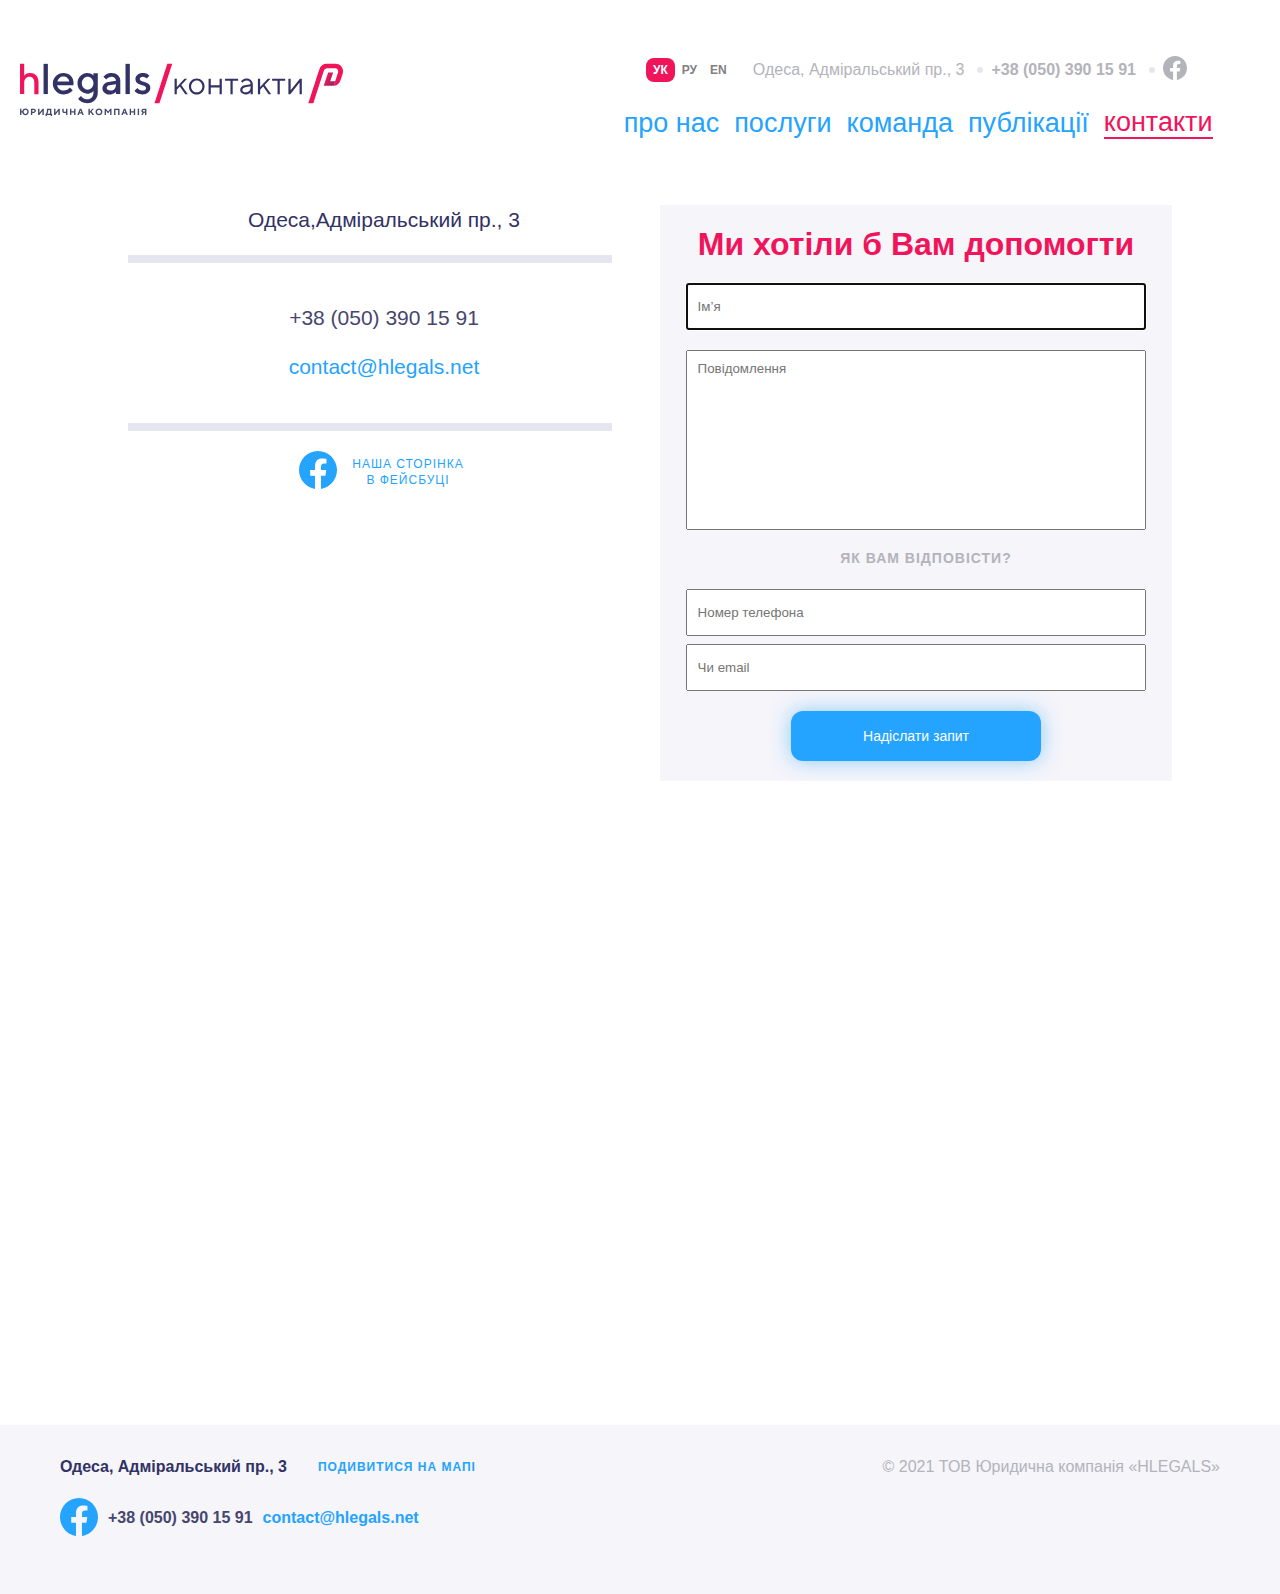
<file: contacts/index.html>
<!doctype html>
<html lang="uk">
<head>
    <meta charset="UTF-8">
    <meta name="viewport"
          content="width=device-width, user-scalable=no, initial-scale=1.0, maximum-scale=1.0, minimum-scale=1.0">
    <meta http-equiv="X-UA-Compatible" content="ie=edge">
    <title>About us</title>
    <link rel="stylesheet" type="text/css" href="../slick/slick.css"/>
    <link rel="stylesheet" type="text/css" href="../slick/slick-theme.css"/>
    <link rel="stylesheet" href="https://unpkg.com/swiper/swiper-bundle.min.css"/>
    <link rel="stylesheet" href="scss/main.css">
</head>
<body>
    <header class="header">
        <div class="header__bgcolor">
            <div class="header__select">
                <div class="header__select__container">
                    <div class="header__language">
                        <div class="header__select__language_default">
                            <input class="language__checkbox" checked name="language" id="ukLangeCheckbox" type="radio"/>
                            <label class="language__label" for="ukLangeCheckbox">ук</label>
                        </div>
                        <div class="header__select__language">
                            <input class="language__checkbox" name="language" id="ruLangeCheckbox" type="radio"/>
                            <label class="language__label" for="ruLangeCheckbox">ру</label>
                        </div>
                        <div class="header__select__language">
                            <input class="language__checkbox" name="language" id="enLangeCheckbox" type="radio"/>
                            <label class="language__label" for="enLangeCheckbox">en</label>
                        </div>
                    </div>
                </div>
                <div class="header__select__contact_info">
                    <ul class="header__select__contact_info__contacts">
                        <li class="list__info header__select__contact_info__contacts_address ">
                            Одеса, Адміральський пр., 3
                        </li>
                        <li class="list__info header__select__contact_info__contacts_phone">
                            <a href="tel:+380503901591">+38 (050) 390 15 91</a>
                        </li>
                        <li class="list__info header__select__contact_info__contacts_facebook">
                            <a href="#"><img class="facebook__logo" src="img/header_facebook_logo.svg" alt="facebook-logo"/></a>
                        </li>
                    </ul>
                </div>
            </div>
            <div class="header__logo__container">
                <div class="container header__logo__container__menu">
                    <a class="logo" href="../index.html" >
                        <img class="header__logo__img" src="img/header_main-logo.svg" alt="main-logo" />
                    </a>
                </div>
                <nav class="nav">
                    <input type="checkbox" id="hamburgerCheckbox">
                    <label for="hamburgerCheckbox">
                        <img class="header__nav_icon" src="img/header_nav_icon.svg" alt="nav_icon">
                    </label>
                    <ul class="nav__list nav__item_active">
                        <li class="nav__item">
                            <a href="../about_us/index.html" rel="noreferrer">про нас</a>
                        </li>
                        <li class="nav__item">
                            <a href="../services/index.html" rel="noreferrer">послуги</a>
                        </li>
                        <li class="nav__item">
                            <a href="../team/index.html" rel="noreferrer">команда</a>
                        </li>
                        <li class="nav__item">
                            <a href="../error/not_found.html" rel="noreferrer">публікації</a>
                        </li>
                        <li class="nav__item nav__item_act">
                            <a href="../contacts/index.html" rel="noreferrer">контакти</a>
                        </li>
                    </ul>
                </nav>
            </div>
        </div>
    </header>
    <main>
        <section class="section_one">
            <div class="section_one__contacts">
                <p class="section_one__contacts_address">Одеса,Адміральський пр., 3</p>
                <a class="section_one__contacts_number" href="tel:+380503901591">+38 (050) 390 15 91</a>
                <a class="section_one__contacts_mail" href="mailto:contact@hlegals.net" >contact@hlegals.net</a>
                <div class="section_one__contacts_facebook">
                    <a class="section_one__contacts_facebook_logo" href="#">
                        <img class="section_one__contacts_facebook_logo_img" src="../img/footer_facebook-icon.svg"
                             alt="logo"/></a>
                    <p>Наша сторінка в фейсбуці</p>
                </div>
            </div>
            <div class="section_one__help">
                <form action="#">
                    <h2>Ми хотіли б Вам допомогти</h2>
                    <input name="username" type="username" id="username" placeholder="Iм’я" autofocus maxlength="10"/>
                    <input name="message" type="text" id="message" placeholder="Повідомлення" autofocus/>
                    <h3>Як вам відповісти?</h3>
                    <input name="number" type="number" id="number" placeholder="Номер телефона" autofocus/>
                    <input type="Email" type="email" id="email" placeholder="Чи email" autofocus/>
                    <input type="submit" name="send_a_question" id="submit" value="Надіслати запит"/>
                </form>
            </div>
        </section>
        <section class="section_two">
            <div class="section_two__maps">
                <iframe src="https://www.google.com/maps/embed?pb=!1m18!1m12!1m3!1d2749.6384674723654!2d30.737941415590278!
                        3d46.43604497912456!2m3!1f0!2f0!3f0!3m2!1i1024!2i768!4f13.1!3m3!1m2!1s0x40c63396894457b7%3A0x7f6c52
                        36cbcb70c8!2z0JDQtNC80LjRgNCw0LvRjNGB0LrQuNC5INC_0YDQvtGB0L8uLCAzLCDQntC00LXRgdGB0LAsINCe0LTQtdGB0YH
                        QutCw0Y8g0L7QsdC70LDRgdGC0YwsIDY1MDAw!5e0!3m2!1sru!2sua!4v1626979401136!5m2!1sru!2sua"
                        width="100%"
                        height="600"
                        style="border: 0"
                        allowfullscreen=""
                        loading="lazy">
                </iframe>
            </div>
        </section>
    </main>
    <footer class="footer">
        <div class="footer__container">
            <div class="footer__container__content">
                <div class="footer__container__content_address">
                    <p class="footer__address">Одеса, Адміральський пр., 3</p>
                    <a class="footer__maps" href="https://www.google.com/maps/place/%D0%90%D0%B4%D0%BC%D0%B8%D1%80%D0%B0
                    %D0%BB%D1%8C%D1%81%D0%BA%D0%B8%D0%B9+%D0%BF%D1%80%D0%BE%D1%81%D0%BF.,+3,+%D0%9E%D
                    0%B4%D0%B5%D1%81%D1%81%D0%B0,+%D0%9E%D0%B4%D0%B5%D1%81%D1%81%D0%BA%D0%B0%D1%8F+%D0%B
                    E%D0%B1%D0%BB%D0%B0%D1%81%D1%82%D1%8C,+65000/@46.436045,30.7379414,17z/data=!3m1!4b1!4m5
                    !3m4!1s0x40c63396894457b7:0x7f6c5236cbcb70c8!8m2!3d46.436045!4d30.7401301">Подивитися на мапі</a>
                </div>
                <div class="footer__container__content_contacts">
                    <img src="../img/footer_facebook-icon.svg" class="footer__facebook_img" alt="facebook"/>
                    <a class="footer__container__list__contacts_phone" href="tel:+380503901591">+38 (050) 390 15 91</a>
                    <a class="footer__mail" href="mailto:contact@hlegals.net" >contact@hlegals.net</a>
                </div>
            </div>
            <div>
                <span class="footer__copyright">© 2021 ТОВ Юридична компанія «HLEGALS»</span>
            </div>
        </div>
    </footer>
</body>
</html>
</file>
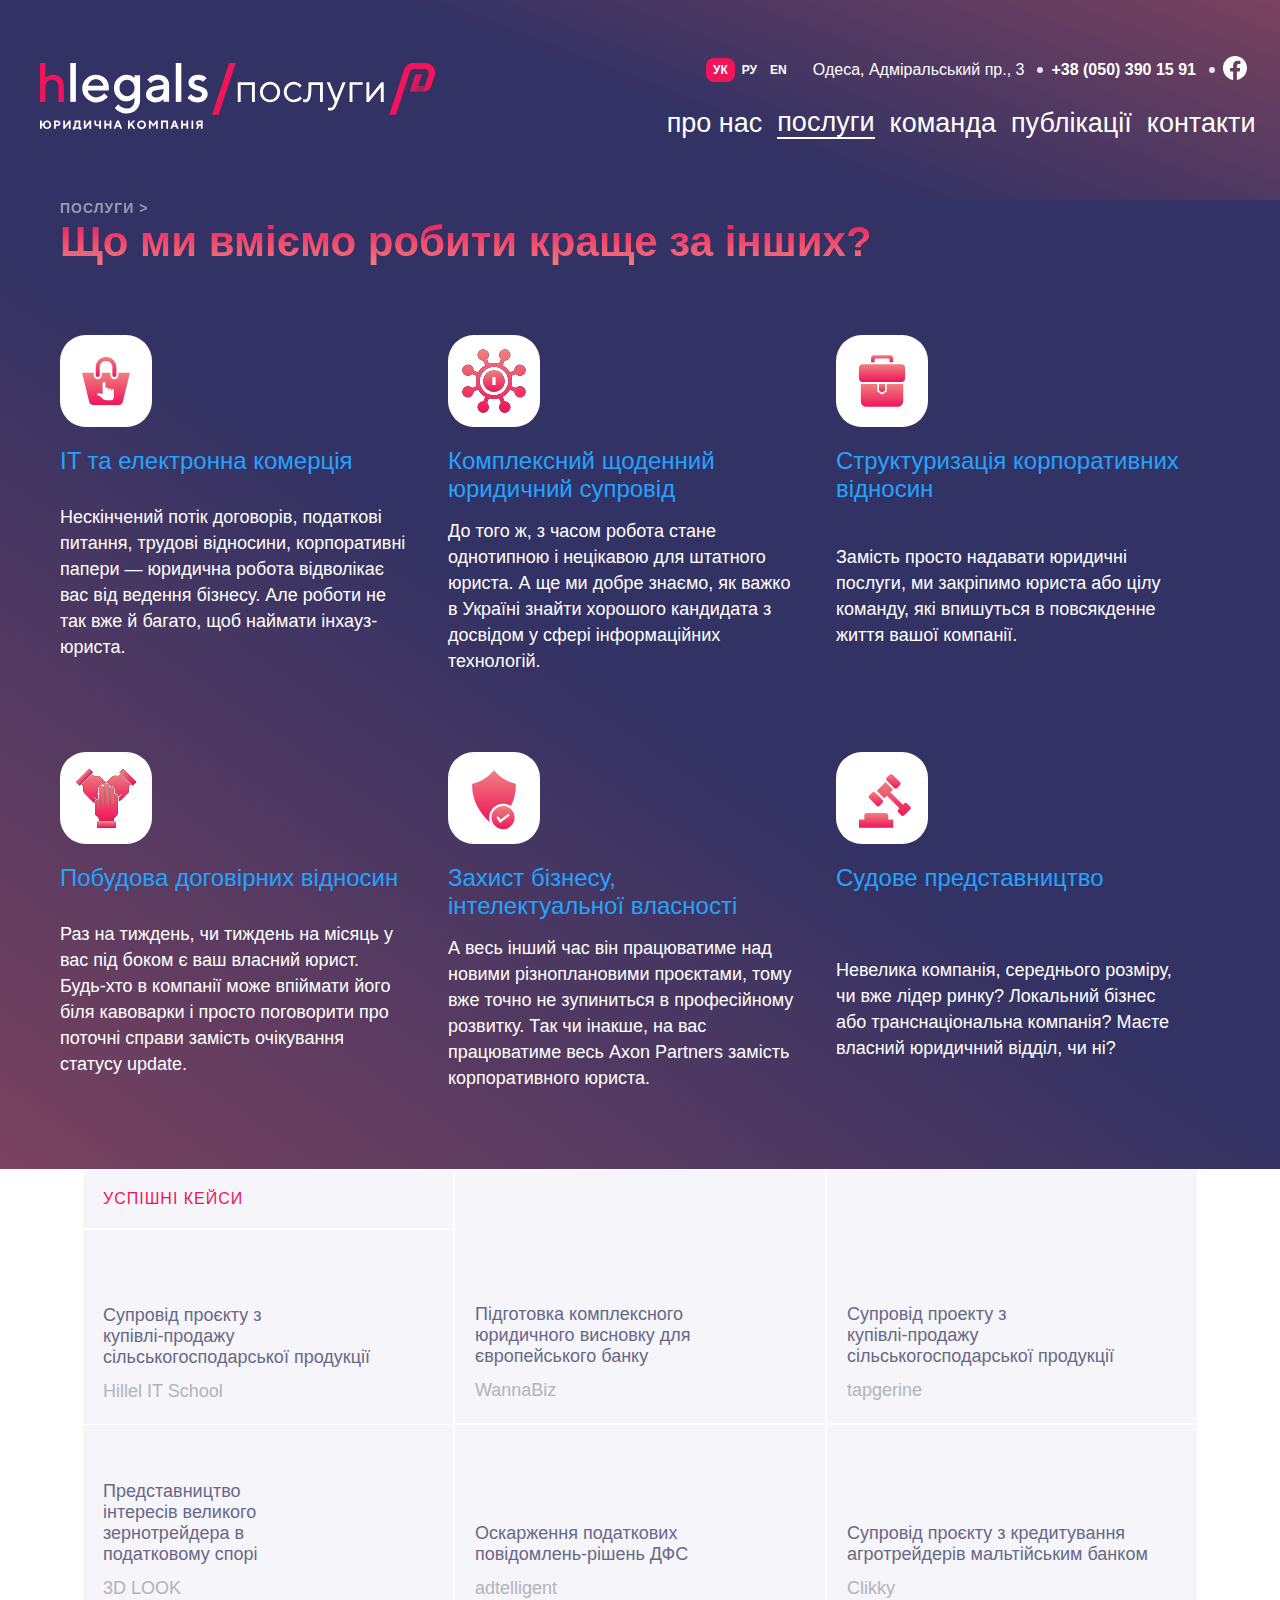
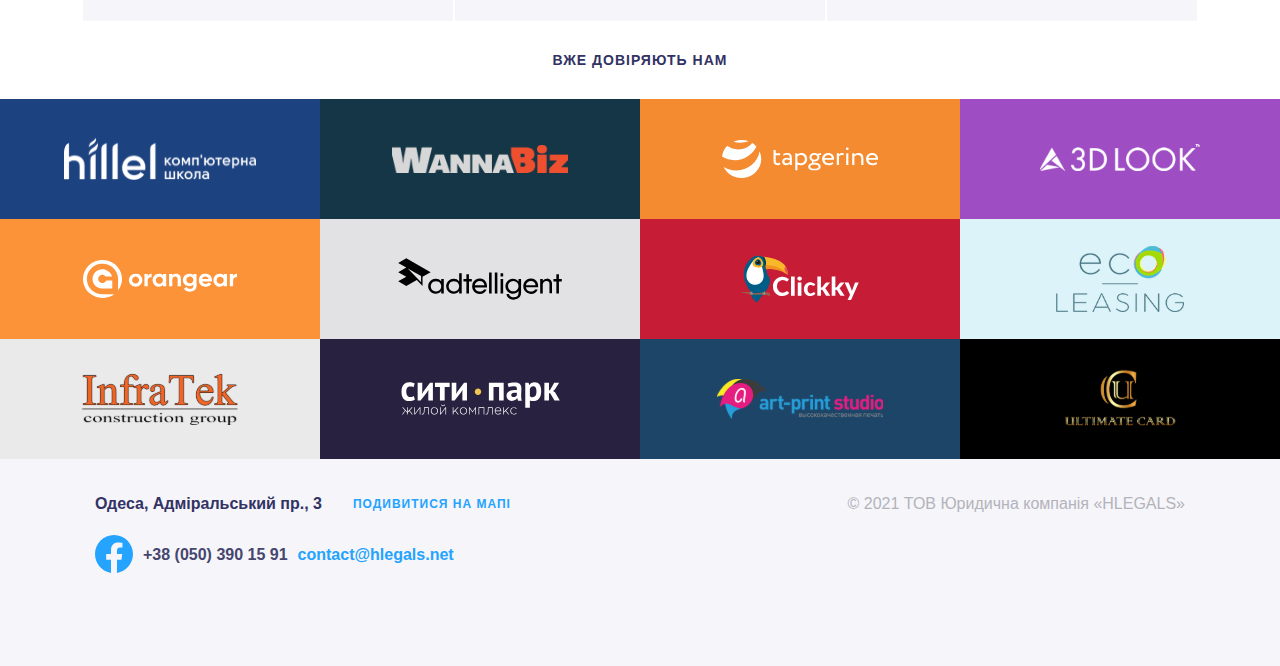
<file: services/index.html>
<!doctype html>
<html lang="uk">
<head>
  <meta charset="UTF-8">
  <meta name="viewport"
        content="width=device-width, user-scalable=no, initial-scale=1.0, maximum-scale=1.0, minimum-scale=1.0">
  <meta http-equiv="X-UA-Compatible" content="ie=edge">
  <title>Services</title>
  <link rel="stylesheet" href="scss/main.css">
</head>
<body>
  <header class="header">
    <div class="header__bg_color">
      <div class="header__select">
        <div class="header__select__container">
          <div class="header__language">
            <div class="header__select__language_default">
              <input class="language__checkbox" checked name="language" id="ukLangeCheckbox" type="radio"/>
              <label class="language__label" for="ukLangeCheckbox">ук</label>
            </div>
            <div class="header__select__language">
              <input class="language__checkbox" name="language" id="ruLangeCheckbox" type="radio"/>
              <label class="language__label" for="ruLangeCheckbox">ру</label>
            </div>
            <div class="header__select__language">
              <input class="language__checkbox" name="language" id="enLangeCheckbox" type="radio"/>
              <label class="language__label" for="enLangeCheckbox">en</label>
            </div>
          </div>
        </div>
        <div class="header__select__contact_info">
          <ul class="header__select__contact_info__contacts">
            <li class="list__info header__select__contact_info__contacts_address ">
              Одеса, Адміральський пр., 3
            </li>
            <li class="list__info header__select__contact_info__contacts_phone">
              <a href="tel:+380503901591">+38 (050) 390 15 91</a>
            </li>
            <li class="list__info header__select__contact_info__contacts_facebook">
              <a href="#"><img src="../img/facebook-logo.svg" alt="facebook-logo"/></a>
            </li>
          </ul>
        </div>
      </div>
      <div class="header__logo__container">
        <div class="container header__logo__container__menu">
          <a class="logo" href="../index.html" >
            <img class="header__logo__img" src="./img/header_main-logo.svg" alt="main-logo" />
          </a>
        </div>
        <nav class="nav">
          <input type="checkbox" id="hamburgerCheckbox">
          <label for="hamburgerCheckbox">
            <img class="header__nav_icon" src="../img/header_nav_icon.svg" alt="nav_icon">
          </label>
          <ul class="nav__list nav__item_active">
            <li class="nav__item">
              <a href="../about_us/index.html" rel="noreferrer">про нас</a>
            </li>
            <li class="nav__item active">
              <a href="./index.html" rel="noreferrer">послуги</a>
            </li>
            <li class="nav__item">
              <a href="../team/index.html" rel="noreferrer">команда</a>
            </li>
            <li class="nav__item">
              <a href="../error/not_found.html" rel="noreferrer">публікації</a>
            </li>
            <li class="nav__item">
              <a href="../contacts/index.html" rel="noreferrer">контакти</a>
            </li>
          </ul>
        </nav>
      </div>
    </div>
  </header>
    <main>
      <div class="container_two__background">
        <section class="container_two">
          <p class="container_two__services__title">послуги ></p>
          <h1>Що ми вміємо робити краще за інших?</h1>
          <div class="container_two__services__container">
            <ul class="container_two__services__container__list">
              <li class="container_two__services__container__list_item">
                <div class="container_two__services__container__item">
                  <img src="../img/services_electronic_commerce.svg" alt="electronic_commerce"/>
                  <a href="#">IT та електронна комерція</a>
                </div>
                <p>
                  Нескінчений потік договорів, податкові питання, трудові
                  відносини, корпоративні папери — юридична робота відволікає
                  вас від ведення бізнесу. Але роботи не так вже й багато, щоб
                  наймати інхауз-юриста.
                </p>
              </li>
              <li class="container_two__services__container__list_item">
                <div class="container_two__services__container__item">
                  <img src="../img/services_legal_support.svg" alt="legal_support" />
                  <a href="#">Комплексний щоденний юридичний супровід</a>
                </div>
                <p>
                  До того ж, з часом робота стане однотипною і нецікавою для
                  штатного юриста. А ще ми добре знаємо, як важко в Україні
                  знайти хорошого кандидата з досвідом у сфері інформаційних
                  технологій.
                </p>
              </li>
              <li class="container_two__services__container__list_item">
                <div class="container_two__services__container__item">
                  <img src="../img/services_structure.svg" alt="structure"/>
                  <a href="#">Структуризація корпоративних відносин</a>
                </div>
                <p>
                  Замість просто надавати юридичні послуги, ми закріпимо юриста
                  або цілу команду, які впишуться в повсякденне життя вашої
                  компанії.
                </p>
              </li>
              <li class="container_two__services__container__list_item">
                <div class="container_two__services__container__item">
                  <img src="../img/services_build_relations.svg" alt="build_relations"/>
                  <a href="#">Побудовa договірних відносин</a>
                </div>
                <p>
                  Раз на тиждень, чи тиждень на місяць у вас під боком є ваш
                  власний юрист. Будь-хто в компанії може впіймати його біля
                  кавоварки і просто поговорити про поточні справи замість
                  очікування статусу update.
                </p>
              </li>
              <li class="container_two__services__container__list_item">
                <div class="container_two__services__container__item">
                  <img src="../img/services_business_protection.svg" alt="business_protection"/>
                  <a href="#">Захист бізнесу, інтелектуальної власності</a>
                </div>
                <p>
                  А весь інший час він працюватиме над новими різноплановими
                  проєктами, тому вже точно не зупиниться в професійному
                  розвитку. Так чи інакше, на вас працюватиме весь Axon Partners
                  замість корпоративного юриста.
                </p>
              </li>
              <li class="container_two__services__container__list_item">
                <div class="container_two__services__container__item">
                  <img src="../img/services_legal_representation.svg" alt="legal_representation"/>
                  <a href="#">Судове представництво</a>
                </div>
                <p class="last-child">
                  Невелика компанія, середнього розміру, чи вже лідер ринку?
                  Локальний бізнес або транснаціональна компанія? Маєте власний
                  юридичний відділ, чи ні?
                </p>
              </li>
            </ul>
          </div>
        </section>
      </div>
      <section class="container_four">
        <div class="container_four__successful__container">
          <div class="container_four__successful__cases">
            <p class="successful__cases__title">Успішні кейси</p>
            <div class="container_four__list__first_item container_four__successful__cases__list">
              <a href="#" class="successful__cases__list__link">
                Супровід проєкту з<br> купівлі-продажу<br> сільськогосподарської
                продукції</a>
              <p class="successful__cases__list__item">Hillel IT School</p>
            </div>
          </div>
          <div class="container_four__list__second_item container_four__successful__cases__list">
            <a class="successful__list__one successful__cases__list__link" href="#">Підготовка
              комплексного юридичного висновку для європейського банку</a>
            <p class="successful__cases__list__item">WannaBiz</p>
          </div>
          <div class="container_four__list__third_item container_four__successful__cases__list">
            <a class="successful__cases__list__link" href="#">Супровід проекту з<br>
              купівлі-продажу<br> сільськогосподарської продукції</a>
            <p class="successful__cases__list__item">tapgerine</p>
          </div>
          <div class="container_four__list__fourth_item container_four__successful__cases__list">
            <a class="successful__list__two successful__cases__list__link" href="#">Представництво
              інтересів великого зернотрейдера в податковому спорі</a>
            <p class="successful__cases__list__item">3D LOOK</p>
          </div>
          <div class="container_four__list__five_item container_four__successful__cases__list">
            <a class="successful__list__one successful__cases__list__link" href="#">Оскарження податкових
              повідомлень-рішень ДФС</a>
            <p class="successful__cases__list__item">adtelligent</p>
          </div>
          <div class="container_four__list__six_item container_four__successful__cases__list">
            <a class="successful__list__three successful__cases__list__link" href="#">
              Супровід проєкту з кредитування агротрейдерів мальтійським
              банком</a>
            <p class="successful__cases__list__item">Clikky</p>
          </div>
        </div>
      </section>
      <section class="container_five">
        <h5 class="container_five__confidence__title">Вже довіряють нам</h5>
        <div class="container_five__confidence__list">
          <div class="container_five__confidence__item confidence__item_hillel">
            <img src="../img/confidence_hillel.svg" alt="hillel"/>
          </div>
          <div class="container_five__confidence__item confidence__item_wanna">
            <img src="../img/confidence_wannabiz.svg" alt="wannabiz"/>
          </div>
          <div class="container_five__confidence__item confidence__item_tapgerine">
            <img src="../img/confidence_tapgerine.svg" alt="tapgerine"/>
          </div>
          <div class="container_five__confidence__item confidence__item_3dLook">
            <img src="../img/confidence_3dlook.svg" alt="3dlook"/>
          </div>
          <div class="container_five__confidence__item confidence__item_orangear">
            <img src="../img/confidence_orangear.svg" alt="orangear"/>
          </div>
          <div class="container_five__confidence__item confidence__item_adtelligent">
            <img src="../img/confidence_adtelligent.svg" alt="adtelligent"/>
          </div>
          <div class="container_five__confidence__item confidence__item_clickky">
            <img src="../img/confidence_clickky.svg" alt="clickky"/>
          </div>
          <div class="container_five__confidence__item confidence__item_eco">
            <img src="../img/confidence_eco.svg" alt="eco"/>
          </div>

          <div class="container_five__confidence__item confidence__item_infratek">
            <img src="../img/confidence_infratek.svg" alt="infratek"/>
          </div>
          <div class="container_five__confidence__item confidence__item_citypark">
            <img src="../img/confidence_citypark.svg" alt="citypark"/>
          </div>
          <div class="container_five__confidence__item confidence__item_artprint">
            <img src="../img/confidence_artprint.svg" alt="artprint"/>
          </div>
          <div class="container_five__confidence__item confidence__item_ultimate">
            <img src="../img/confidence_ultimate.svg" alt="ultimate"/>
          </div>

        </div>
      </section>
    </main>
    <footer class="footer">
      <div class="footer__container">
        <div class="footer__container__content">
          <div class="footer__container__content_address">
            <p class="footer__address">Одеса, Адміральський пр., 3</p>
            <a class="footer__maps" href="https://www.google.com/maps/place/%D0%90%D0%B4%D0%BC%D0%B8%D1%80%D0%B0
            %D0%BB%D1%8C%D1%81%D0%BA%D0%B8%D0%B9+%D0%BF%D1%80%D0%BE%D1%81%D0%BF.,+3,+%D0%9E%D
            0%B4%D0%B5%D1%81%D1%81%D0%B0,+%D0%9E%D0%B4%D0%B5%D1%81%D1%81%D0%BA%D0%B0%D1%8F+%D0%B
            E%D0%B1%D0%BB%D0%B0%D1%81%D1%82%D1%8C,+65000/@46.436045,30.7379414,17z/data=!3m1!4b1!4m5
            !3m4!1s0x40c63396894457b7:0x7f6c5236cbcb70c8!8m2!3d46.436045!4d30.7401301">
              Подивитися на мапі
            </a>
          </div>
          <div class="footer__container__content_contacts">
            <img class="footer__facebook_img" src="../img/footer_facebook-icon.svg" alt="facebook"/>
            <a class="footer__container__list__contacts_phone" href="tel:+380503901591">+38 (050) 390 15 91</a>
            <a class="footer__mail" href="mailto:contact@hlegals.net" >contact@hlegals.net</a>
          </div>
        </div>
        <div>
          <span class="footer__copyright">© 2021 ТОВ Юридична компанія «HLEGALS»</span>
        </div>
      </div>
    </footer>
  </body>
</html>
</file>
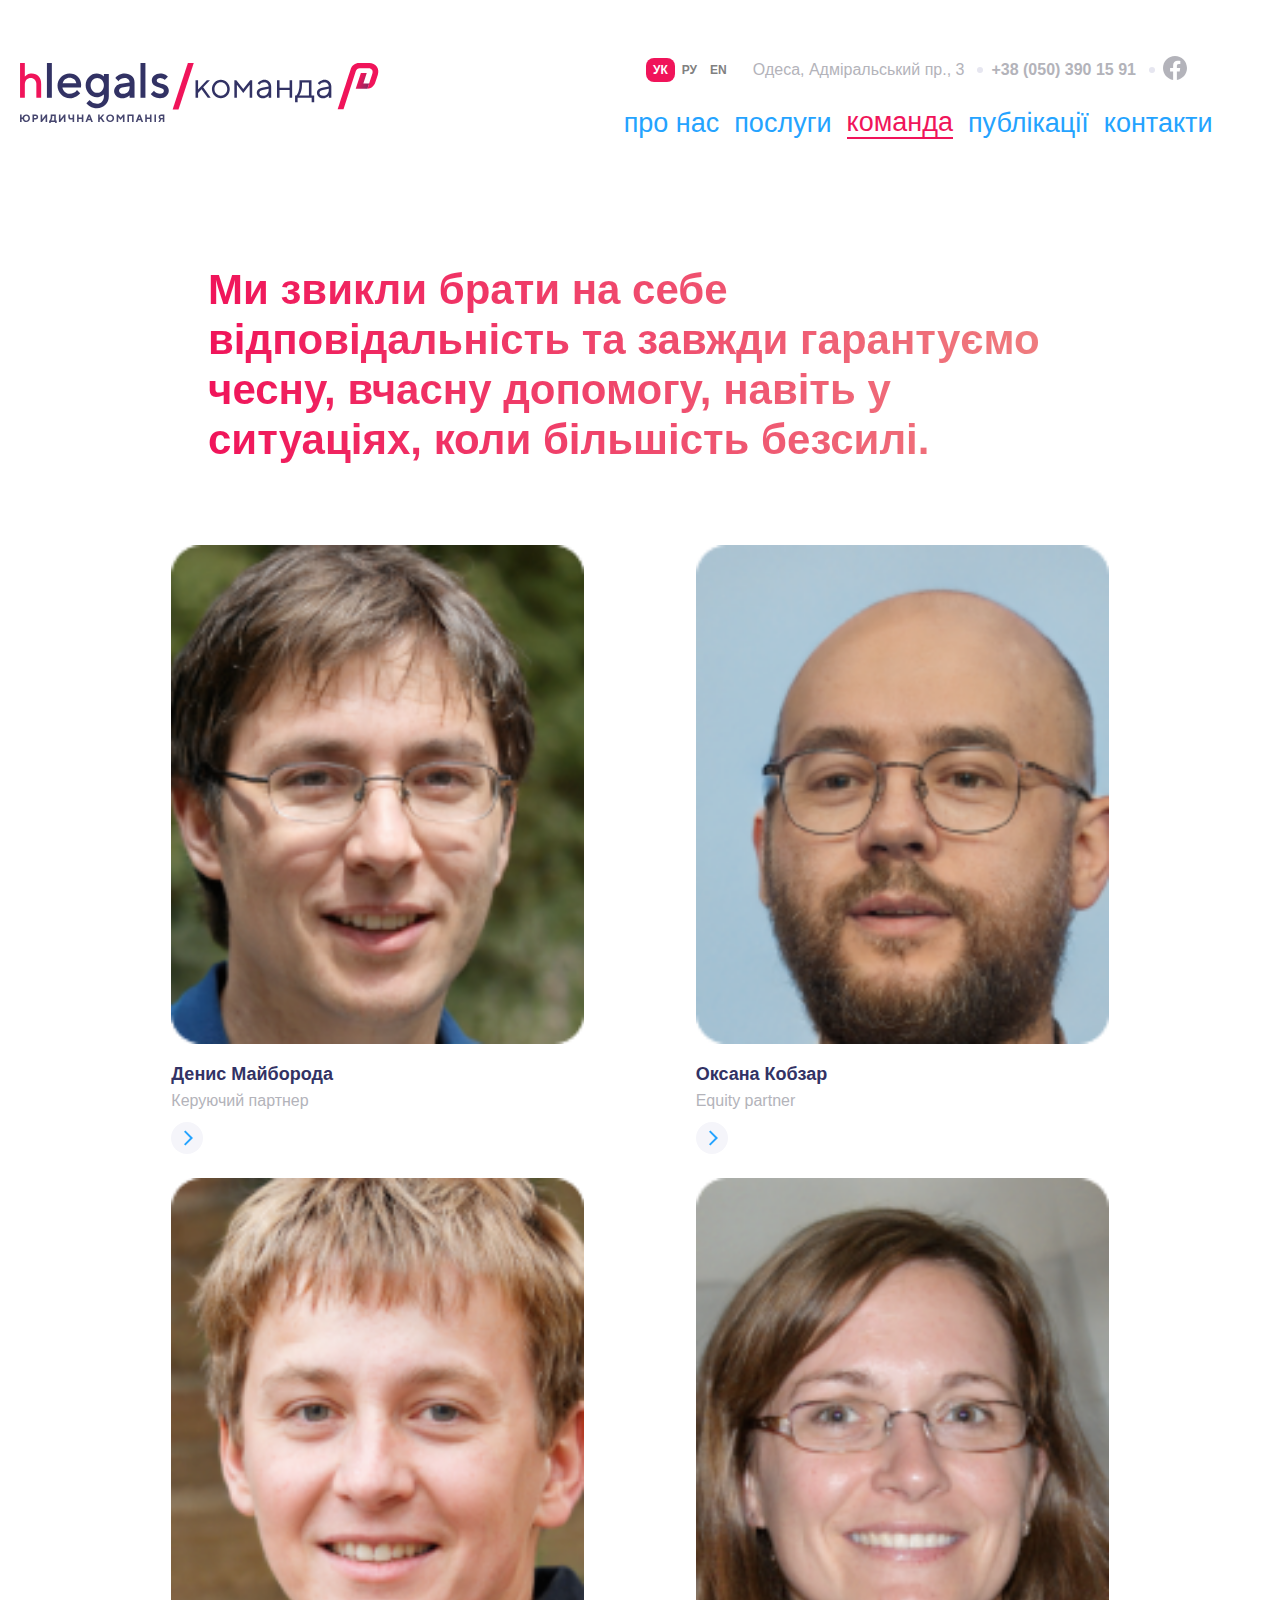
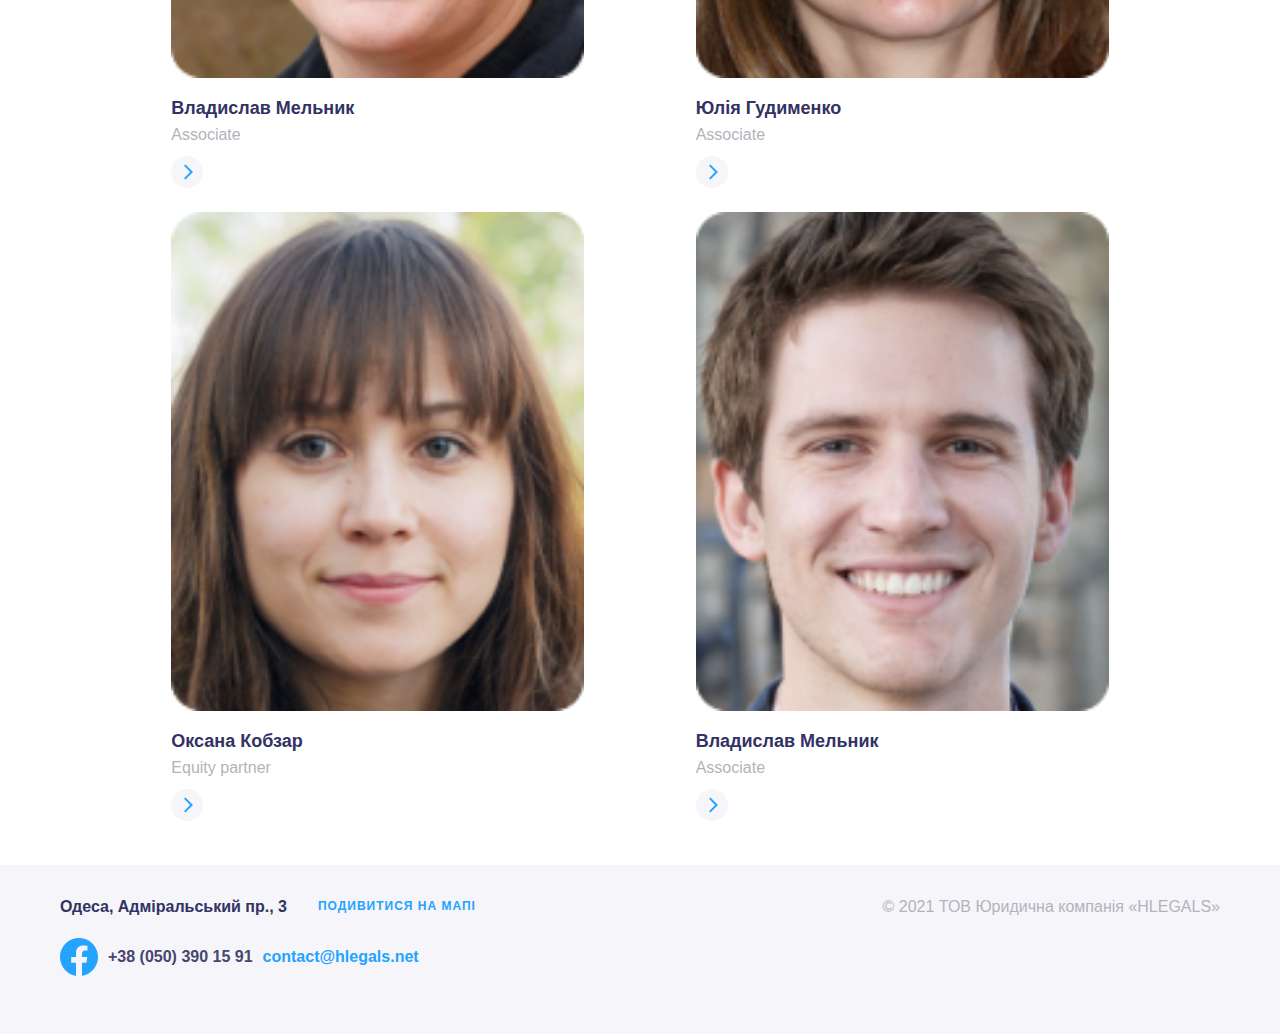
<file: team/index.html>
<!doctype html>
<html lang="uk">
<head>
  <meta charset="UTF-8">
  <meta name="viewport"
        content="width=device-width, user-scalable=no, initial-scale=1.0, maximum-scale=1.0, minimum-scale=1.0">
  <meta http-equiv="X-UA-Compatible" content="ie=edge">
  <title>Team</title>
  <link rel="stylesheet" href="scss/main.css">
</head>
<body>
  <header class="header">
    <div class="header__bgcolor">
      <div class="header__select">
        <div class="header__select__container">
          <div class="header__language">
            <div class="header__select__language_default">
              <input class="language__checkbox" checked name="language" id="ukLangeCheckbox" type="radio"/>
              <label class="language__label" for="ukLangeCheckbox">ук</label>
            </div>
            <div class="header__select__language">
              <input class="language__checkbox" name="language" id="ruLangeCheckbox" type="radio"/>
              <label class="language__label" for="ruLangeCheckbox">ру</label>
            </div>
            <div class="header__select__language">
              <input class="language__checkbox" name="language" id="enLangeCheckbox" type="radio"/>
              <label class="language__label" for="enLangeCheckbox">en</label>
            </div>
          </div>
        </div>
        <div class="header__select__contact_info">
          <ul class="header__select__contact_info__contacts">
            <li class="list__info header__select__contact_info__contacts_address ">
              Одеса, Адміральський пр., 3
            </li>
            <li class="list__info header__select__contact_info__contacts_phone">
              <a href="tel:+380503901591">+38 (050) 390 15 91</a>
            </li>
            <li class="list__info header__select__contact_info__contacts_facebook">
              <a href="#"><img class="facebook__logo" src="../about_us/img/header_facebook_logo.svg" alt="facebook-logo"/></a>
            </li>
          </ul>
        </div>
      </div>
      <div class="header__logo__container">
        <div class="container header__logo__container__menu">
          <a class="logo" href="../index.html" >
            <img class="header__logo__img" src="img/header_logo.svg" alt="main-logo" />
          </a>
        </div>
        <nav class="nav">
          <input type="checkbox" id="hamburgerCheckbox">
          <label for="hamburgerCheckbox">
            <img class="header__nav_icon" src="../about_us/img/header_nav_icon.svg" alt="nav_icon">
          </label>
          <ul class="nav__list nav__item_active">
            <li class="nav__item">
              <a href="../about_us/index.html" rel="noreferrer">про нас</a>
            </li>
            <li class="nav__item">
              <a href="../services/index.html" rel="noreferrer">послуги</a>
            </li>
            <li class="nav__item nav__item_act">
              <a href="./index.html" rel="noreferrer">команда</a>
            </li>
            <li class="nav__item">
              <a href="../error/not_found.html" rel="noreferrer">публікації</a>
            </li>
            <li class="nav__item">
              <a href="../contacts/index.html" rel="noreferrer">контакти</a>
            </li>
          </ul>
        </nav>
      </div>
    </div>
  </header>
    <main>
      <section class="main_section">
        <h1>
          Ми звикли брати на себе відповідальність та завжди гарантуємо чесну,
          вчасну допомогу, навіть у ситуаціях, коли більшість безсилі.
        </h1>
        <div class="main_section__team__container">
          <ul class="main_section__team__container_list">
            <li class="main_section__team__container_list_item">
              <img class="main_section__list_item_img" src="./img/Team__Denis.png"  alt="team_denis"/>
              <div class="main_section__list_info">
                <h2>Денис Майборода</h2>
                <p>Керуючий партнер</p>
                <a href="./team_member/team_page.html"><img src="./img/follow.svg" alt="follow"/></a>
              </div>
            </li>
            <li class="main_section__team__container_list_item">
              <img class="main_section__list_item_img" src="./img/Team__Oksana.png"  alt="team_oksana"/>
              <div class="main_section__list_info">
                <h2>Оксана Кобзар</h2>
                <p>Equity partner</p>
                <a href="./team_member/team_page.html"><img src="./img/follow.svg" alt="follow"/></a>
              </div>
            </li>
            <li class="main_section__team__container_list_item">
              <img class="main_section__list_item_img" src="./img/Team__Vladislav.png"  alt="team_vladislav"/>
              <div class="main_section__list_info">
                <h2>Владислав Мельник</h2>
                <p>Associate</p>
                <a href="./team_member/team_page.html"><img src="./img/follow.svg" alt="follow"/></a>
              </div>
            </li>
            <li class="main_section__team__container_list_item">
              <img class="main_section__list_item_img" src="./img/Team__Ulia.png"  alt="team_ulia"/>
              <div class="main_section__list_info">
                <h2>Юлія Гудименко</h2>
                <p>Associate</p>
                <a href="./team_member/team_page.html"><img src="./img/follow.svg" alt="follow"/></a>
              </div>
            </li>
            <li class="main_section__team__container_list_item">
              <img class="main_section__list_item_img" src="./img/Team__Oksana-Kobzar.png"  alt="team_oksana_k"/>
              <div class="main_section__list_info">
                <h2>Оксана Кобзар</h2>
                <p>Equity partner</p>
                <a href="./team_member/team_page.html"><img src="./img/follow.svg" alt="follow"/></a>
              </div>
            </li>
            <li class="main_section__team__container_list_item">
              <img class="main_section__list_item_img" src="./img/Team__Vladislav-Melnik.png"  alt="team_vladislav_m"/>
              <div class="main_section__list_info">
                <h2>Владислав Мельник</h2>
                <p>Associate</p>
                <a href="./team_member/team_page.html"><img src="./img/follow.svg" alt="follow"/></a>
              </div>
            </li>
          </ul>
        </div>
      </section>
    </main>
    <footer class="footer">
      <div class="footer__container">
        <div class="footer__container__content">
          <div class="footer__container__content_address">
            <p class="footer__address">Одеса, Адміральський пр., 3</p>
            <a class="footer__maps" href="https://www.google.com/maps/place/%D0%90%D0%B4%D0%BC%D0%B8%D1%80%D0%B0
            %D0%BB%D1%8C%D1%81%D0%BA%D0%B8%D0%B9+%D0%BF%D1%80%D0%BE%D1%81%D0%BF.,+3,+%D0%9E%D
            0%B4%D0%B5%D1%81%D1%81%D0%B0,+%D0%9E%D0%B4%D0%B5%D1%81%D1%81%D0%BA%D0%B0%D1%8F+%D0%B
            E%D0%B1%D0%BB%D0%B0%D1%81%D1%82%D1%8C,+65000/@46.436045,30.7379414,17z/data=!3m1!4b1!4m5
            !3m4!1s0x40c63396894457b7:0x7f6c5236cbcb70c8!8m2!3d46.436045!4d30.7401301">
              Подивитися на мапі
            </a>
          </div>
          <div class="footer__container__content_contacts">
            <img class="footer__facebook_img" src="../img/footer_facebook-icon.svg" alt="facebook"/>
            <a class="footer__container__list__contacts_phone" href="tel:+380503901591">+38 (050) 390 15 91</a>
            <a class="footer__mail" href="mailto:contact@hlegals.net" >contact@hlegals.net</a>
          </div>
        </div>
        <div>
          <span class="footer__copyright">© 2021 ТОВ Юридична компанія «HLEGALS»</span>
        </div>
      </div>
    </footer>
  </body>
</html>
</file>
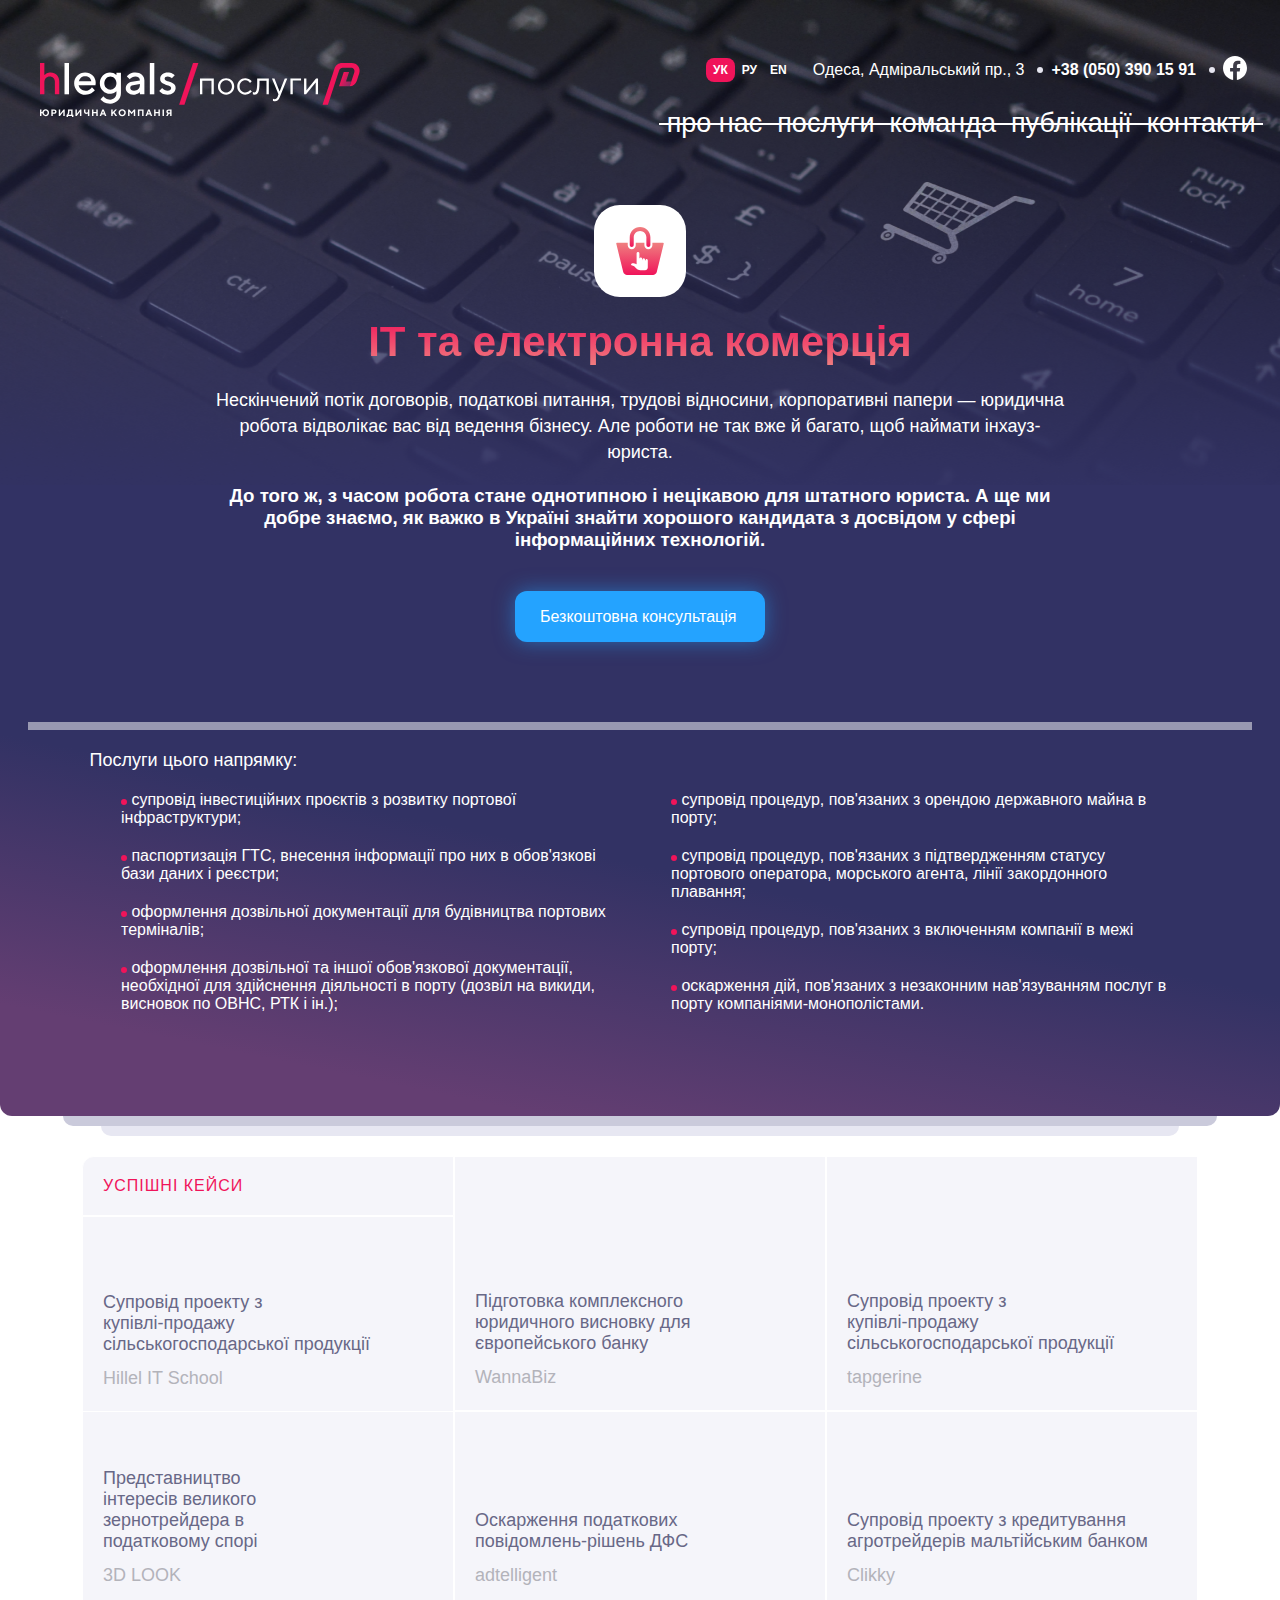
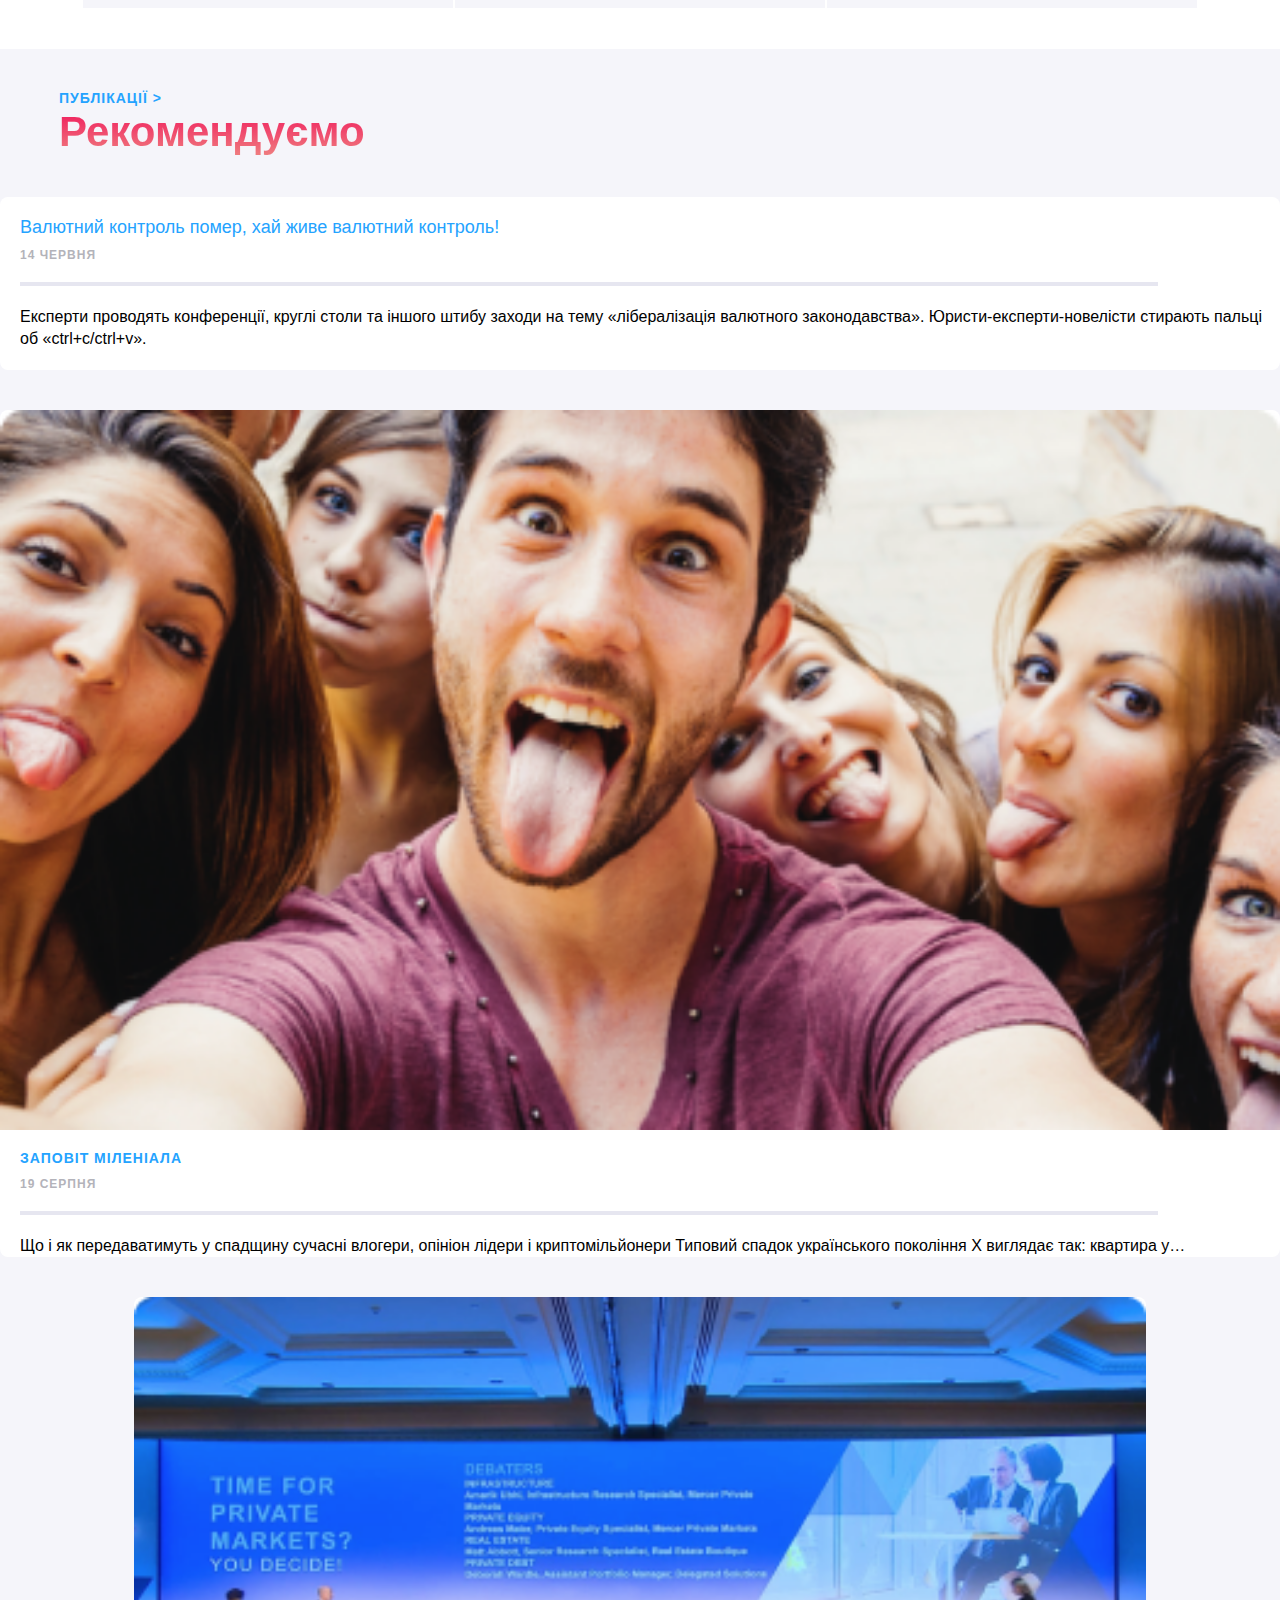
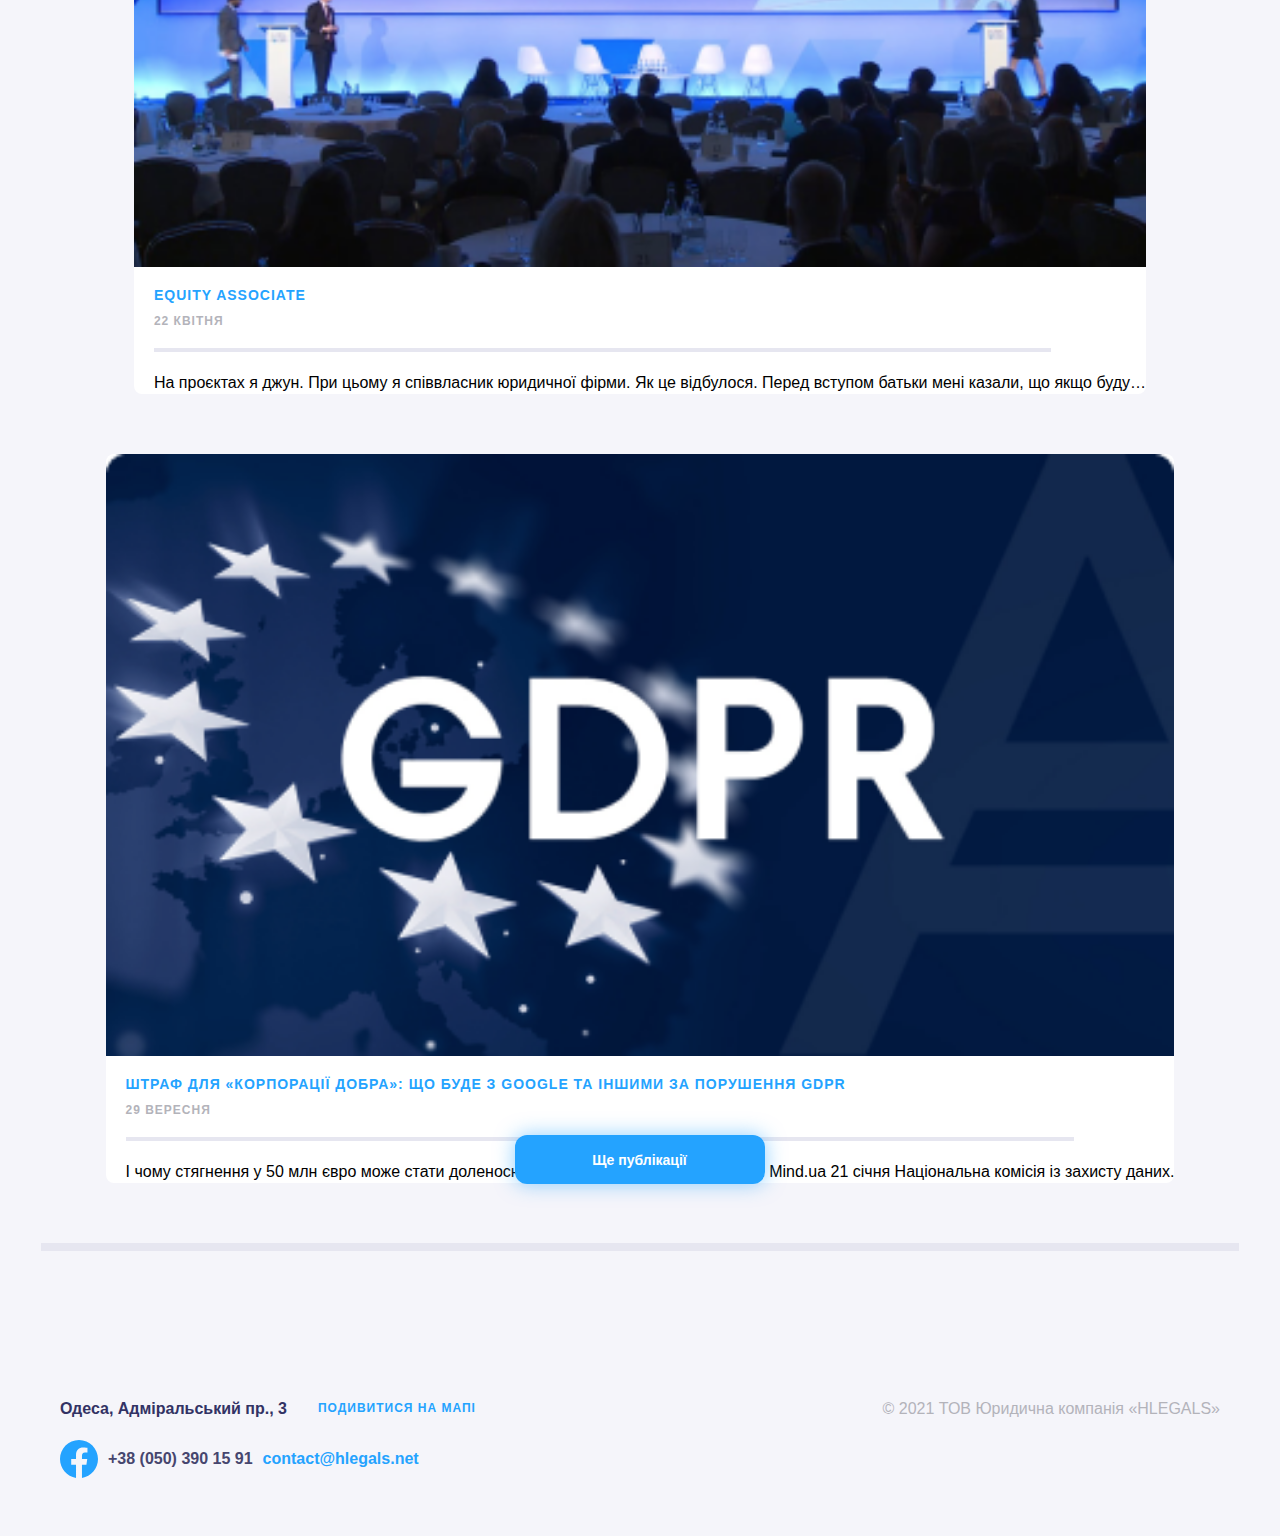
<file: services/services_page/index.html>
<!doctype html>
<html lang="uk">
<head>
  <meta charset="UTF-8">
  <meta name="viewport"
        content="width=device-width, user-scalable=no, initial-scale=1.0, maximum-scale=1.0, minimum-scale=1.0">
  <meta http-equiv="X-UA-Compatible" content="ie=edge">
  <title>Services page</title>
  <link rel="stylesheet" href="scss/main.css">
</head>
<body>
  <header class="header">
    <div class="header__bg_color">
      <div class="header__select">
        <div class="header__select__container">
          <div class="header__language">
            <div class="header__select__language_default">
              <input class="language__checkbox" checked name="language" id="ukLangeCheckbox" type="radio"/>
              <label class="language__label" for="ukLangeCheckbox">ук</label>
            </div>
            <div class="header__select__language">
              <input class="language__checkbox" name="language" id="ruLangeCheckbox" type="radio"/>
              <label class="language__label" for="ruLangeCheckbox">ру</label>
            </div>
            <div class="header__select__language">
              <input class="language__checkbox" name="language" id="enLangeCheckbox" type="radio"/>
              <label class="language__label" for="enLangeCheckbox">en</label>
            </div>
          </div>
        </div>
        <div class="header__select__contact_info">
          <ul class="header__select__contact_info__contacts">
            <li class="list__info header__select__contact_info__contacts_address ">
              Одеса, Адміральський пр., 3
            </li>
            <li class="list__info header__select__contact_info__contacts_phone">
              <a href="tel:+380503901591">+38 (050) 390 15 91</a>
            </li>
            <li class="list__info header__select__contact_info__contacts_facebook">
              <a href="#"><img src="../../img/facebook-logo.svg" alt="facebook-logo"/></a>
            </li>
          </ul>
        </div>
      </div>
      <div class="header__logo__container">
        <div class="container header__logo__container__menu">
          <a class="logo" href="index.html" >
            <img class="header__logo__img" src="../img/header_main-logo.svg" alt="main-logo" />
          </a>
        </div>
        <nav class="nav">
          <input type="checkbox" id="hamburgerCheckbox">
          <label for="hamburgerCheckbox">
            <img class="header__nav_icon" src="../../img/header_nav_icon.svg" alt="nav_icon">
          </label>
          <ul class="nav__list nav__item_active">
            <li class="nav__item">
              <a href="../../about_us/index.html" rel="noreferrer">про нас</a>
            </li>
            <li class="nav__item">
              <a href="./index.html" rel="noreferrer">послуги</a>
            </li>
            <li class="nav__item">
              <a href="../../team/index.html" rel="noreferrer">команда</a>
            </li>
            <li class="nav__item">
              <a href="../../error/not_found.html" rel="noreferrer">публікації</a>
            </li>
            <li class="nav__item">
              <a href="../../contacts/index.html" rel="noreferrer">контакти</a>
            </li>
          </ul>
        </nav>
      </div>

      <div class="container_two__services__container">
        <div class="container_two__services__container__item">
          <img src="../../img/services_electronic_commerce.svg" alt="electronic_commerce"/>
          <a href="#">IT та електронна комерція</a>
        </div>
        <p class="container_two__services__container__text">
          Нескінчений потік договорів, податкові питання, трудові
          відносини, корпоративні папери — юридична робота відволікає
          вас від ведення бізнесу. Але роботи не так вже й багато, щоб
          наймати інхауз-юриста.
        </p>
      </div>
    </div>
  </header>
  <main>
    <section class="section_it__electronic_commerce">
      <div class="electronic_commerce__container">
        <h3>
          До того ж, з часом робота стане однотипною і нецікавою для штатного
          юриста. А ще ми добре знаємо, як важко в Україні знайти хорошого
          кандидата з досвідом у сфері інформаційних технологій.
        </h3>
        <a href="#" class="electronic_commerce__container__button">Безкоштовна консультація</a>
      </div>
      <span class="electronic_commerce__container__text"> Послуги цього напрямку:</span>
      <div class="electronic_commerce__container__info">
        <ul class="electronic_commerce__container__info_list">
          <li class="electronic_commerce__container__info_item">
            супровід інвестиційних проєктів з розвитку портової
            інфраструктури;
          </li>
          <li class="electronic_commerce__container__info_item">
            паспортизація ГТС, внесення інформації про них
            в обов'язкові бази даних і реєстри;
          </li>
          <li class="electronic_commerce__container__info_item">
            оформлення дозвільної документації для будівництва портових
            терміналів;
          </li>
          <li class="electronic_commerce__container__info_item">
            оформлення дозвільної та іншої обов'язкової документації,
            необхідної для здійснення діяльності в порту (дозвіл на викиди,
            висновок по ОВНС, РТК і ін.);
          </li>
        </ul>
        <ul class="electronic_commerce__container__info_list">
          <li class="electronic_commerce__container__info_item">
            супровід процедур, пов'язаних з орендою державного майна в порту;
          </li>
          <li class="electronic_commerce__container__info_item">
            супровід процедур, пов'язаних з підтвердженням статусу портового
            оператора, морського агента, лінії закордонного плавання;
          </li>
          <li class="electronic_commerce__container__info_item">
            супровід процедур, пов'язаних з включенням компанії в межі порту;
          </li>
          <li class="electronic_commerce__container__info_item">
            оскарження дій, пов'язаних з незаконним нав'язуванням послуг в
            порту компаніями-монополістами.
          </li>
        </ul>
      </div>
    </section>
    <section class="container_four">
      <div class="container_three__team__upper_background__first"></div>
      <div class="container_three__team__upper_background__second"></div>
      <div class="container_four__successful__container">
        <div class="container_four__successful__cases">
          <p class="successful__cases__title">Успішні кейси</p>
          <div class="container_four__list__first_item container_four__successful__cases__list">
            <a href="#" class="successful__cases__list__link">
              Супровід проекту з<br> купівлі-продажу<br> сільськогосподарської
              продукції</a>
            <p class="successful__cases__list__item">Hillel IT School</p>
          </div>
        </div>
        <div class="container_four__list__second_item container_four__successful__cases__list">
          <a class="successful__list__one successful__cases__list__link" href="#">
            Підготовка комплексного юридичного висновку для європейського банку</a>
          <p class="successful__cases__list__item">WannaBiz</p>
        </div>
        <div class="container_four__list__third_item container_four__successful__cases__list">
          <a class="successful__cases__list__link" href="#">
            Супровід проекту з<br>купівлі-продажу<br> сільськогосподарської продукції</a>
          <p class="successful__cases__list__item">tapgerine</p>
        </div>
        <div class="container_four__list__fourth_item container_four__successful__cases__list">
          <a class="successful__list__two successful__cases__list__link" href="#">
            Представництво інтересів великого зернотрейдера в податковому спорі</a>
          <p class="successful__cases__list__item">3D LOOK</p>
        </div>
        <div class="container_four__list__five_item container_four__successful__cases__list">
          <a class="successful__list__one successful__cases__list__link" href="#">
            Оскарження податкових повідомлень-рішень ДФС</a>
          <p class="successful__cases__list__item">adtelligent</p>
        </div>
        <div class="container_four__list__six_item container_four__successful__cases__list">
          <a class="successful__list__three successful__cases__list__link" href="#">
            Супровід проекту з кредитування агротрейдерів мальтійським банком</a>
          <p class="successful__cases__list__item">Clikky</p>
        </div>
      </div>
    </section>
    <section class="container_six">
      <div class="container_six__publication__container">
        <div class="container_six__publication__title_block">
          <span class="container_six__container__title">Публікації ></span>
          <h4 class="container_six__publication__container__text">Рекомендуємо</h4>
        </div>
        <div class="container_six__publication__table">
          <div class="container_six__main__container">
            <div class="container_six__publication__container__currency_control">
              <p class="container_six__publication__container__content">
                Валютний контроль помер, хай живе валютний контроль!
              </p>
              <p class="container_six__publication__container_date">14 червня</p>
              <span class="container_six__publication__container__main_content">
                Експерти проводять конференції, круглі столи та іншого штибу
                заходи на тему «лібералізація валютного законодавства».
                Юристи-експерти-новелісти стирають пальці об «ctrl+c/ctrl+v».
          </span>
            </div>
            <div class="container_six__inheritance container_six__publication__info_container">
              <img class="publication__article_inheritance" src="../../img/publication_article_inheritance.png" alt="article_inheritance"/>
              <p class="container_six__container__title">Заповіт міленіала</p>
              <p class="container_six__publication__container_date">19 серпня</p>
              <span class="container_six__publication__container__main_content">
            Що і як передаватимуть у спадщину сучасні влогери, опініон
            лідери і криптомільйонери Типовий спадок українського
            покоління Х виглядає так: квартира у…
          </span>
            </div>
          </div>
          <div class="container_six__another_container">
            <div class="equity_associate container_six__publication__info_container">
              <img class="publication__article_inheritance" src="../../img/publication_equity_associate.png"
                   alt="equity_associate"/>
              <p class="container_six__container__title">Equity associate</p>
              <p class="container_six__publication__container_date">22 квітня</p>
              <span class="container_six__publication__container__main_content">
                На проєктах я джун. При цьому я співвласник юридичної фірми.
                Як це відбулося. Перед вступом батьки мені казали, що якщо
                буду…
          </span>
            </div>
            <div class="container_six__publication__monument">
              <img src="../../img/publication_monument.png" alt="publication_monument"/>
            </div>
          </div>
          <div class="container_six__another_container">
            <div class="publication__gdpr container_six__publication__info_container">
              <img src="../../img/publication_gdpr.png" alt="publication_gdpr" class="publication__article_inheritance"/>
              <p class="container_six__container__title">
                Штраф для «Корпорації добра»: що буде з Google та іншими за
                порушення GDPR
              </p>
              <p class="container_six__publication__container_date">29 вересня</p>
              <span class="container_six__publication__container__main_content">
            І чому стягнення у 50 млн євро може стати доленосним
            прецедентом За матеріалами Mind.ua 21 січня Національна
            комісія із захисту даних.
          </span>
            </div>
            <div class="container_six__publication__boy">
              <img src="../../img/publication_small_boy.png" alt="publication_small_boy"/>
            </div>
          </div>
        </div>
        <div class="publication__button">
          <a href="index.html" class="container_six__publication__button_href">Ще публікації</a>
        </div>
        <div class="container_six__publication__background"></div>
      </div>
    </section>
  </main>
  <footer class="footer">
    <div class="footer__container">
      <div class="footer__container__content">
        <div class="footer__container__content_address">
          <p class="footer__address">Одеса, Адміральський пр., 3</p>
          <a class="footer__maps" href="https://www.google.com/maps/place/%D0%90%D0%B4%D0%BC%D0%B8%D1%80%D0%B0
          %D0%BB%D1%8C%D1%81%D0%BA%D0%B8%D0%B9+%D0%BF%D1%80%D0%BE%D1%81%D0%BF.,+3,+%D0%9E%D
          0%B4%D0%B5%D1%81%D1%81%D0%B0,+%D0%9E%D0%B4%D0%B5%D1%81%D1%81%D0%BA%D0%B0%D1%8F+%D0%B
          E%D0%B1%D0%BB%D0%B0%D1%81%D1%82%D1%8C,+65000/@46.436045,30.7379414,17z/data=!3m1!4b1!4m5
          !3m4!1s0x40c63396894457b7:0x7f6c5236cbcb70c8!8m2!3d46.436045!4d30.7401301">
            Подивитися на мапі
          </a>
        </div>
        <div class="footer__container__content_contacts">
          <img class="footer__facebook_img" src="../../img/footer_facebook-icon.svg" alt="facebook"/>
          <a class="footer__container__list__contacts_phone" href="tel:+380503901591">+38 (050) 390 15 91</a>
          <a class="footer__mail" href="mailto:contact@hlegals.net" >contact@hlegals.net</a>
        </div>
      </div>
      <div>
        <span class="footer__copyright">© 2021 ТОВ Юридична компанія «HLEGALS»</span>
      </div>
    </div>
  </footer>
  </body>
</html>
</file>
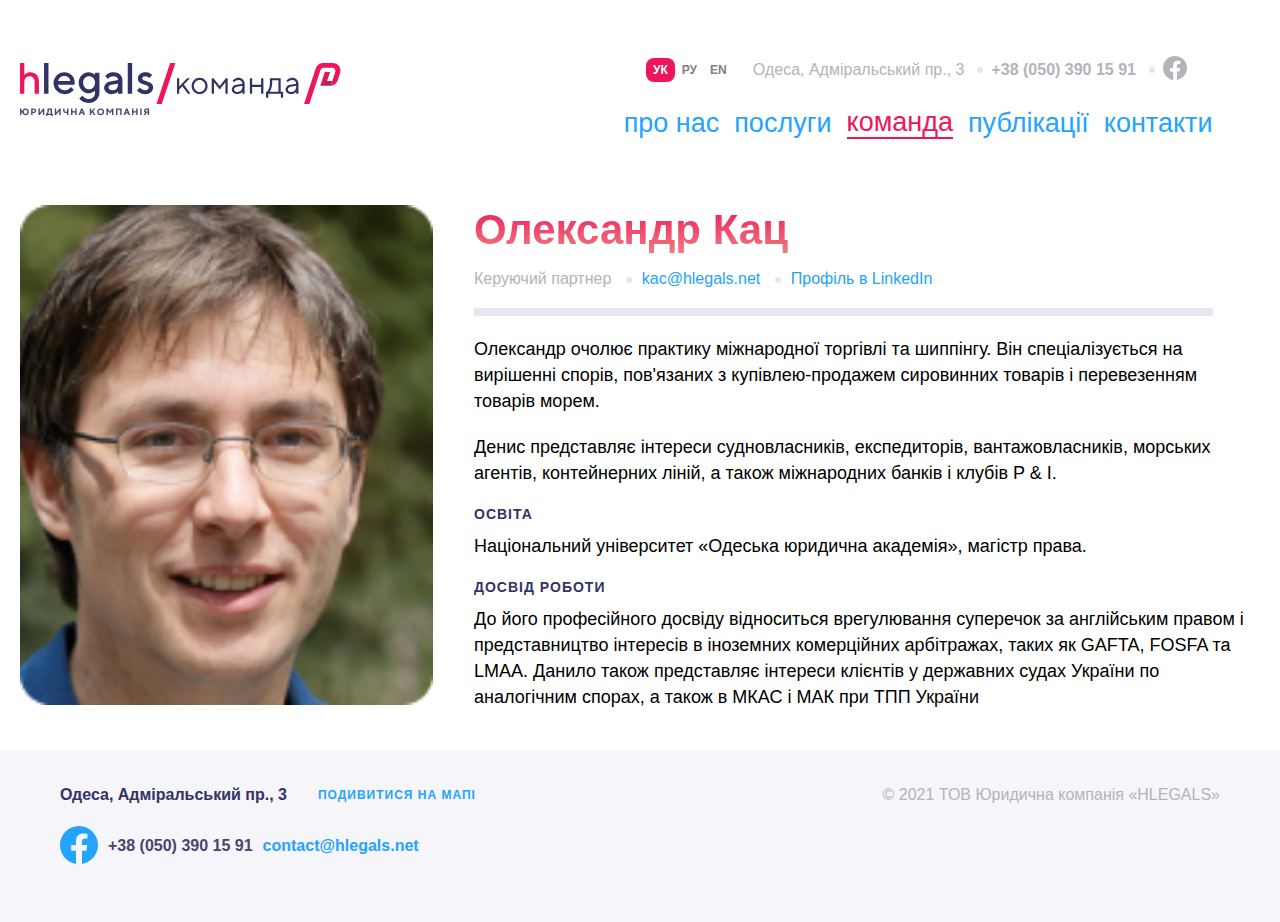
<file: team/team_member/team_page.html>
<!DOCTYPE html>
<html lang="uk">
  <head>
    <meta charset="UTF-8" />
    <meta http-equiv="X-UA-Compatible" content="IE=edge" />
    <meta name="viewport" content="width=device-width, initial-scale=1.0" />
    <link rel="stylesheet" href="scss/main.css" />
    <title>Team page</title>
  </head>
  <body>
  <header class="header">
    <div class="header__bgcolor">
      <div class="header__select">
        <div class="header__select__container">
          <div class="header__language">
            <div class="header__select__language_default">
              <input class="language__checkbox" checked name="language" id="ukLangeCheckbox" type="radio"/>
              <label class="language__label" for="ukLangeCheckbox">ук</label>
            </div>
            <div class="header__select__language">
              <input class="language__checkbox" name="language" id="ruLangeCheckbox" type="radio"/>
              <label class="language__label" for="ruLangeCheckbox">ру</label>
            </div>
            <div class="header__select__language">
              <input class="language__checkbox" name="language" id="enLangeCheckbox" type="radio"/>
              <label class="language__label" for="enLangeCheckbox">en</label>
            </div>
          </div>
        </div>
        <div class="header__select__contact_info">
          <ul class="header__select__contact_info__contacts">
            <li class="list__info header__select__contact_info__contacts_address ">
              Одеса, Адміральський пр., 3
            </li>
            <li class="list__info header__select__contact_info__contacts_phone">
              <a href="tel:+380503901591">+38 (050) 390 15 91</a>
            </li>
            <li class="list__info header__select__contact_info__contacts_facebook">
              <a href="#"><img class="facebook__logo" src="../../about_us/img/header_facebook_logo.svg" alt="facebook-logo"/></a>
            </li>
          </ul>
        </div>
      </div>
      <div class="header__logo__container">
        <div class="container header__logo__container__menu">
          <a class="logo" href="../../index.html" >
            <img class="header__logo__img" src="../img/header_logo.svg" alt="main-logo" />
          </a>
        </div>
        <nav class="nav">
          <input type="checkbox" id="hamburgerCheckbox">
          <label for="hamburgerCheckbox">
            <img class="header__nav_icon" src="../../about_us/img/header_nav_icon.svg" alt="nav_icon">
          </label>
          <ul class="nav__list nav__item_active">
            <li class="nav__item ">
              <a href="../../about_us/index.html" rel="noreferrer">про нас</a>
            </li>
            <li class="nav__item">
              <a href="../../services/index.html" rel="noreferrer">послуги</a>
            </li>
            <li class="nav__item nav__item_act">
              <a href="../index.html" rel="noreferrer">команда</a>
            </li>
            <li class="nav__item">
              <a href="../../error/not_found.html" rel="noreferrer">публікації</a>
            </li>
            <li class="nav__item">
              <a href="../../contacts/index.html" rel="noreferrer">контакти</a>
            </li>
          </ul>
        </nav>
      </div>
    </div>
  </header>
    <main>
      <section class="section_one">
        <img src="../img/Team__Denis.png" alt="team_denis" />
        <div class="section_one__about_member__container">
          <h1>Олександр Кац</h1>
          <div class="section_one__about_member__container__info">
            <p>Керуючий партнер</p>
            <a class="container__info__mail" href="mailto:kac@hlegals.net">kac@hlegals.net</a>
            <a class="container__info__profile" href="#" >Профіль в LinkedIn</a>
          </div>
          <p>
            Олександр очолює практику міжнародної торгівлі та шиппінгу. Він
            спеціалізується на вирішенні спорів, пов'язаних з купівлею-продажем
            сировинних товарів і перевезенням товарів морем.
          </p>
          <p>
            Денис представляє інтереси судновласників, експедиторів,
            вантажовласників, морських агентів, контейнерних ліній, а також
            міжнародних банків і клубів P & I.
          </p>
          <h2>Освіта</h2>
          <p>
            Національний університет «Одеська юридична академія», магістр права.
          </p>
          <h2>Досвід роботи</h2>
          <p>
            До його професійного досвіду відноситься врегулювання суперечок за
            англійським правом і представництво інтересів в іноземних
            комерційних арбітражах, таких як GAFTA, FOSFA та LMAA. Данило також
            представляє інтереси клієнтів у державних судах України по
            аналогічним спорах, а також в МКАС і МАК при ТПП України
          </p>
        </div>
      </section>
    </main>
    <footer class="footer">
      <div class="footer__container">
        <div class="footer__container__content">
          <div class="footer__container__content_address">
            <p class="footer__address">Одеса, Адміральський пр., 3</p>
            <a class="footer__maps" href="https://www.google.com/maps/place/%D0%90%D0%B4%D0%BC%D0%B8%D1%80%D0%B0
              %D0%BB%D1%8C%D1%81%D0%BA%D0%B8%D0%B9+%D0%BF%D1%80%D0%BE%D1%81%D0%BF.,+3,+%D0%9E%D
              0%B4%D0%B5%D1%81%D1%81%D0%B0,+%D0%9E%D0%B4%D0%B5%D1%81%D1%81%D0%BA%D0%B0%D1%8F+%D0%B
              E%D0%B1%D0%BB%D0%B0%D1%81%D1%82%D1%8C,+65000/@46.436045,30.7379414,17z/data=!3m1!4b1!4m5
              !3m4!1s0x40c63396894457b7:0x7f6c5236cbcb70c8!8m2!3d46.436045!4d30.7401301">
              Подивитися на мапі
            </a>
          </div>
          <div class="footer__container__content_contacts">
            <img class="footer__facebook_img" src="../../img/footer_facebook-icon.svg" alt="facebook"/>
            <a class="footer__container__list__contacts_phone" href="tel:+380503901591">+38 (050) 390 15 91</a>
            <a class="footer__mail" href="mailto:contact@hlegals.net" >contact@hlegals.net</a>
          </div>
        </div>
        <div>
          <span class="footer__copyright">© 2021 ТОВ Юридична компанія «HLEGALS»</span>
        </div>
      </div>
    </footer>
  </body>
</html>
</file>
<file: contacts/scss/main.css>
* {
  box-sizing: border-box;
  list-style: none;
  text-decoration: none;
  margin: 0;
  padding: 0;
}

li,
ul {
  list-style: none;
}

html,
body {
  font-family: "TTNormal", Arial, Helvetica, sans-serif;
  font-style: normal;
  font-weight: 400;
}

body {
  color: white;
}
body a {
  color: white;
}

@font-face {
  font-family: "TTNorms-Bold", Arial, Helvetica, sans-serif;
  font-style: normal;
  font-weight: 700;
  font-display: swap;
  src: url(../../fonts/TTNorms-Bold.woff2);
}
@font-face {
  font-family: "TTNorms-Regular", Arial, Helvetica, sans-serif;
  font-style: normal;
  font-weight: 400;
  font-display: swap;
  src: url(../../fonts/TTNorms-Regular.woff2);
}
.header__bg_color {
  background: linear-gradient(21deg, #323264, #323264, #7a425e);
}

.header__language {
  display: flex;
  justify-content: space-between;
  align-items: center;
}

.language__label {
  display: flex;
  justify-content: center;
  align-items: center;
  font-family: "TTNorms-Bold", Arial, Helvetica, sans-serif;
  font-weight: 700;
  font-size: 12px;
  text-transform: uppercase;
  color: white;
  cursor: pointer;
  border-radius: 8px;
  width: 29px;
  height: 24px;
}

.language__checkbox:checked ~ .language__label {
  background-color: #f0145a;
}

.language__checkbox {
  display: none;
}

.header__select__contact_info__contacts_address,
.header__select__contact_info__contacts_facebook {
  display: none;
}

.header__select {
  display: flex;
  justify-content: space-between;
  align-items: center;
  padding: 20px;
}

.header__logo__container__menu {
  display: flex;
  flex-direction: column;
}
.header__logo__container__menu span {
  display: flex;
}

.logo {
  display: flex;
  flex-direction: column;
}
.logo .header__logo__img {
  margin-bottom: 6px;
}

.header__logo__container {
  display: flex;
  justify-content: space-between;
  padding-left: 20px;
  padding-right: 19px;
  margin-bottom: 110px;
}

.nav {
  display: flex;
  flex-direction: row-reverse;
  margin-top: 12px;
}

.nav__item_active {
  display: flex;
  flex-direction: column;
  align-items: center;
  align-self: flex-end;
  overflow: hidden;
  visibility: hidden;
  max-height: 0;
  width: 100%;
}

#hamburgerCheckbox {
  display: none;
}

#hamburgerCheckbox:checked ~ .nav__item_active {
  max-height: none;
  left: 0;
  transition: all 2s;
  visibility: visible;
}

.nav__item {
  font-size: 27px;
  line-height: 30px;
}

.header__logo__container__menu {
  display: flex;
  flex-direction: column;
}
.header__logo__container__menu span {
  display: flex;
}

.logo {
  display: flex;
  flex-direction: column;
}
.logo .header__logo__img {
  margin-bottom: 5px;
}

.header__logo__container {
  display: flex;
  justify-content: space-between;
}

@media screen and (max-width: 460px) {
  .symbol_p {
    max-width: 480px;
    width: 100%;
  }
}
@media screen and (max-width: 570px) {
  .nav {
    position: absolute;
    right: 10px;
    width: 160px;
    z-index: 8;
  }
}
@media screen and (max-width: 799px) {
  .nav__item_active {
    display: flex;
    flex-direction: column;
    align-items: center;
    align-self: flex-end;
    overflow: hidden;
    visibility: hidden;
    width: 340px;
    padding: 10px;
    border-radius: 12px;
    background-color: #ffffff;
  }

  .nav__item a {
    font-size: 24px;
    font-weight: 500;
    line-height: 28px;
    color: #24A3FF;
    text-align: center;
    width: 320px;
    padding: 7px 0 9px 0;
    background-color: #F5F5FA;
    border-radius: 12px;
    display: inline-block;
    margin-bottom: 11px;
  }
}
@media screen and (min-width: 800px) {
  .header__select {
    justify-content: flex-end;
    flex-direction: row;
    align-self: center;
    padding-top: 56px;
    margin-right: 20px;
  }

  .header__select__contact_info__contacts {
    display: flex;
    margin-bottom: 19px;
  }

  .header__select__contact_info__contacts_address,
.header__select__contact_info__contacts_facebook {
    display: flex;
    align-items: center;
  }

  .header__select__contact_info__contacts_phone {
    display: flex;
    align-items: center;
  }

  .header__select__contact_info__contacts_phone a {
    font-family: "TTNorms-Bold", Arial, Helvetica, sans-serif;
    font-weight: 700;
  }

  .header__logo__container {
    padding-left: 0;
    padding-right: 0;
    margin-right: 20px;
  }

  .header__logo__container__menu {
    position: relative;
    top: -60px;
    margin-left: 20px;
  }

  .nav {
    display: block;
    margin-bottom: 185px;
  }

  .nav__item_active {
    visibility: visible;
    overflow: visible;
    display: flex;
    flex-direction: row;
    justify-content: flex-end;
    width: 700px;
  }

  .nav__item {
    margin-left: 7.5px;
    margin-right: 7.5px;
  }

  .header__nav_icon {
    display: none;
  }

  .list__info {
    padding-right: 13px;
  }

  .header__language {
    margin-right: 20px;
    margin-bottom: 19px;
  }

  .header__select__contact_info__contacts_phone::before,
.header__select__contact_info__contacts_facebook::before {
    margin-right: 8px;
    content: "";
    width: 6px;
    height: 6px;
    display: inline-block;
    border-radius: 50%;
    background-color: #e6e6f0;
  }
}
@media screen and (min-width: 1120px) {
  .header__select__contact_info__contacts {
    display: flex;
    margin-bottom: 19px;
  }

  .header__select__contact_info__contacts_address,
.header__select__contact_info__contacts_facebook {
    display: flex;
    align-items: center;
  }

  .header__select__contact_info__contacts_phone {
    display: flex;
    align-items: center;
  }

  .header__select {
    justify-content: flex-end;
    flex-direction: row;
    align-self: center;
    margin-right: 60px;
  }

  .header__logo__container {
    padding-left: 0;
    padding-right: 0;
    margin-right: 60px;
  }

  .logo__container__menu {
    position: relative;
    top: -60px;
    margin-left: 60px;
  }

  .header__nav_icon {
    display: none;
  }

  .nav {
    display: block;
    margin-bottom: 185px;
  }

  .nav__item_active {
    visibility: visible;
    overflow: visible;
    display: flex;
    flex-direction: row;
    justify-content: flex-end;
    width: 700px;
  }

  .nav__item {
    margin-left: 7.5px;
    margin-right: 7.5px;
  }

  .list__info {
    padding-right: 13px;
  }

  .header__language {
    margin-right: 20px;
    margin-bottom: 19px;
  }

  .header__select__contact_info__contacts_phone::before,
.header__select__contact_info__contacts_facebook::before {
    margin-right: 8px;
    content: "";
    width: 6px;
    height: 6px;
    display: inline-block;
    border-radius: 50%;
    background-color: #e6e6f0;
  }
}
* {
  box-sizing: border-box;
}

body,
html {
  font-family: "TTNormal", Arial, Helvetica, sans-serif;
  font-style: normal;
  font-weight: 400;
}

.language__label {
  color: grey;
}

.header__select__contact_info__contacts_phone a {
  color: #b3b3ba;
}

.language__checkbox:checked ~ .language__label {
  color: white;
}

.facebook__logo {
  filter: brightness(0%) invert(77%) sepia(8%) saturate(152%) hue-rotate(201deg) brightness(94%) contrast(87%);
}

.header__select__contact_info__contacts_address {
  color: #b3b3ba;
}

.nav__list a {
  color: #24a3ff;
}

.nav__list li:hover, .nav__item_act {
  border-bottom: 2px solid #f0145a;
  box-sizing: border-box;
}
.nav__list li:hover a, .nav__item_act a {
  color: #f0145a;
}

.header__nav_icon {
  filter: brightness(0%) invert(18%) sepia(9%) saturate(4451%) hue-rotate(204deg) contrast(90%);
}

.nav {
  margin-top: 0;
}

.header__logo__container {
  margin-bottom: 0;
}

.logo .header__logo__img {
  width: 407px;
}

@media screen and (min-width: 800px) {
  .header__logo__container {
    height: 82px;
  }
}
@media screen and (min-width: 850px) {
  .header__logo__img {
    width: 270px;
  }
}
@media screen and (min-width: 950px) {
  .header__logo__img {
    width: 364px;
  }
}
@media screen and (max-width: 1120px) {
  .header__logo__img {
    width: auto;
    max-width: 208px;
  }
}
* {
  box-sizing: border-box;
  list-style: none;
  text-decoration: none;
  margin: 0;
  padding: 0;
}

li,
ul {
  list-style: none;
}

html,
body {
  font-family: "TTNormal", Arial, Helvetica, sans-serif;
  font-style: normal;
  font-weight: 400;
}

body {
  color: white;
}
body a {
  color: white;
}

@font-face {
  font-family: "TTNorms-Bold", Arial, Helvetica, sans-serif;
  font-style: normal;
  font-weight: 700;
  font-display: swap;
  src: url(../../fonts/TTNorms-Bold.woff2);
}
@font-face {
  font-family: "TTNorms-Regular", Arial, Helvetica, sans-serif;
  font-style: normal;
  font-weight: 400;
  font-display: swap;
  src: url(../../fonts/TTNorms-Regular.woff2);
}
.header__bg_color {
  background: linear-gradient(21deg, #323264, #323264, #7a425e);
}

.header__language {
  display: flex;
  justify-content: space-between;
  align-items: center;
}

.language__label {
  display: flex;
  justify-content: center;
  align-items: center;
  font-family: "TTNorms-Bold", Arial, Helvetica, sans-serif;
  font-weight: 700;
  font-size: 12px;
  text-transform: uppercase;
  color: white;
  cursor: pointer;
  border-radius: 8px;
  width: 29px;
  height: 24px;
}

.language__checkbox:checked ~ .language__label {
  background-color: #f0145a;
}

.language__checkbox {
  display: none;
}

.header__select__contact_info__contacts_address,
.header__select__contact_info__contacts_facebook {
  display: none;
}

.header__select {
  display: flex;
  justify-content: space-between;
  align-items: center;
  padding: 20px;
}

.header__logo__container__menu {
  display: flex;
  flex-direction: column;
}
.header__logo__container__menu span {
  display: flex;
}

.logo {
  display: flex;
  flex-direction: column;
}
.logo .header__logo__img {
  margin-bottom: 6px;
}

.header__logo__container {
  display: flex;
  justify-content: space-between;
  padding-left: 20px;
  padding-right: 19px;
  margin-bottom: 110px;
}

.nav {
  display: flex;
  flex-direction: row-reverse;
  margin-top: 12px;
}

.nav__item_active {
  display: flex;
  flex-direction: column;
  align-items: center;
  align-self: flex-end;
  overflow: hidden;
  visibility: hidden;
  max-height: 0;
  width: 100%;
}

#hamburgerCheckbox {
  display: none;
}

#hamburgerCheckbox:checked ~ .nav__item_active {
  max-height: none;
  left: 0;
  transition: all 2s;
  visibility: visible;
}

.nav__item {
  font-size: 27px;
  line-height: 30px;
}

.header__logo__container__menu {
  display: flex;
  flex-direction: column;
}
.header__logo__container__menu span {
  display: flex;
}

.logo {
  display: flex;
  flex-direction: column;
}
.logo .header__logo__img {
  margin-bottom: 5px;
}

.header__logo__container {
  display: flex;
  justify-content: space-between;
}

@media screen and (max-width: 460px) {
  .symbol_p {
    max-width: 480px;
    width: 100%;
  }
}
@media screen and (max-width: 570px) {
  .nav {
    position: absolute;
    right: 10px;
    width: 160px;
    z-index: 8;
  }
}
@media screen and (max-width: 799px) {
  .nav__item_active {
    display: flex;
    flex-direction: column;
    align-items: center;
    align-self: flex-end;
    overflow: hidden;
    visibility: hidden;
    width: 340px;
    padding: 10px;
    border-radius: 12px;
    background-color: #ffffff;
  }

  .nav__item a {
    font-size: 24px;
    font-weight: 500;
    line-height: 28px;
    color: #24A3FF;
    text-align: center;
    width: 320px;
    padding: 7px 0 9px 0;
    background-color: #F5F5FA;
    border-radius: 12px;
    display: inline-block;
    margin-bottom: 11px;
  }
}
@media screen and (min-width: 800px) {
  .header__select {
    justify-content: flex-end;
    flex-direction: row;
    align-self: center;
    padding-top: 56px;
    margin-right: 20px;
  }

  .header__select__contact_info__contacts {
    display: flex;
    margin-bottom: 19px;
  }

  .header__select__contact_info__contacts_address,
.header__select__contact_info__contacts_facebook {
    display: flex;
    align-items: center;
  }

  .header__select__contact_info__contacts_phone {
    display: flex;
    align-items: center;
  }

  .header__select__contact_info__contacts_phone a {
    font-family: "TTNorms-Bold", Arial, Helvetica, sans-serif;
    font-weight: 700;
  }

  .header__logo__container {
    padding-left: 0;
    padding-right: 0;
    margin-right: 20px;
  }

  .header__logo__container__menu {
    position: relative;
    top: -60px;
    margin-left: 20px;
  }

  .nav {
    display: block;
    margin-bottom: 185px;
  }

  .nav__item_active {
    visibility: visible;
    overflow: visible;
    display: flex;
    flex-direction: row;
    justify-content: flex-end;
    width: 700px;
  }

  .nav__item {
    margin-left: 7.5px;
    margin-right: 7.5px;
  }

  .header__nav_icon {
    display: none;
  }

  .list__info {
    padding-right: 13px;
  }

  .header__language {
    margin-right: 20px;
    margin-bottom: 19px;
  }

  .header__select__contact_info__contacts_phone::before,
.header__select__contact_info__contacts_facebook::before {
    margin-right: 8px;
    content: "";
    width: 6px;
    height: 6px;
    display: inline-block;
    border-radius: 50%;
    background-color: #e6e6f0;
  }
}
@media screen and (min-width: 1120px) {
  .header__select__contact_info__contacts {
    display: flex;
    margin-bottom: 19px;
  }

  .header__select__contact_info__contacts_address,
.header__select__contact_info__contacts_facebook {
    display: flex;
    align-items: center;
  }

  .header__select__contact_info__contacts_phone {
    display: flex;
    align-items: center;
  }

  .header__select {
    justify-content: flex-end;
    flex-direction: row;
    align-self: center;
    margin-right: 60px;
  }

  .header__logo__container {
    padding-left: 0;
    padding-right: 0;
    margin-right: 60px;
  }

  .logo__container__menu {
    position: relative;
    top: -60px;
    margin-left: 60px;
  }

  .header__nav_icon {
    display: none;
  }

  .nav {
    display: block;
    margin-bottom: 185px;
  }

  .nav__item_active {
    visibility: visible;
    overflow: visible;
    display: flex;
    flex-direction: row;
    justify-content: flex-end;
    width: 700px;
  }

  .nav__item {
    margin-left: 7.5px;
    margin-right: 7.5px;
  }

  .list__info {
    padding-right: 13px;
  }

  .header__language {
    margin-right: 20px;
    margin-bottom: 19px;
  }

  .header__select__contact_info__contacts_phone::before,
.header__select__contact_info__contacts_facebook::before {
    margin-right: 8px;
    content: "";
    width: 6px;
    height: 6px;
    display: inline-block;
    border-radius: 50%;
    background-color: #e6e6f0;
  }
}
* {
  box-sizing: border-box;
}

body,
html {
  font-family: "TTNormal", Arial, Helvetica, sans-serif;
  font-style: normal;
  font-weight: 400;
}

.language__label {
  color: grey;
}

.header__select__contact_info__contacts_phone a {
  color: #b3b3ba;
}

.language__checkbox:checked ~ .language__label {
  color: white;
}

.facebook__logo {
  filter: brightness(0%) invert(77%) sepia(8%) saturate(152%) hue-rotate(201deg) brightness(94%) contrast(87%);
}

.header__select__contact_info__contacts_address {
  color: #b3b3ba;
}

.nav__list a {
  color: #24a3ff;
}

.nav__list li:hover, .nav__item_act {
  border-bottom: 2px solid #f0145a;
  box-sizing: border-box;
}
.nav__list li:hover a, .nav__item_act a {
  color: #f0145a;
}

.header__nav_icon {
  filter: brightness(0%) invert(18%) sepia(9%) saturate(4451%) hue-rotate(204deg) contrast(90%);
}

.nav {
  margin-top: 0;
}

.header__logo__container {
  margin-bottom: 0;
}

.logo .header__logo__img {
  width: 407px;
}

@media screen and (min-width: 800px) {
  .header__logo__container {
    height: 82px;
  }
}
@media screen and (min-width: 850px) {
  .header__logo__img {
    width: 270px;
  }
}
@media screen and (min-width: 950px) {
  .header__logo__img {
    width: 364px;
  }
}
@media screen and (max-width: 1120px) {
  .header__logo__img {
    width: auto;
    max-width: 208px;
  }
}
.main_section__list_info a {
  padding-right: 20px;
}

.main_section__team__container_list {
  margin-left: 20px;
  margin-right: 20px;
}

.header__logo__img {
  margin-bottom: 29px;
  width: 185px;
}

.main_section__list_item_img {
  width: 158px;
}

.main_section h1 {
  font-size: 32px;
  line-height: 38px;
  font-weight: bold;
  margin-bottom: 20px;
  color: transparent;
  background-image: linear-gradient(90.13deg, #f0145a, #ef8080);
  -webkit-background-clip: text;
  margin-left: 20px;
  margin-right: 20px;
}

.main_section__team__container_list_item {
  display: flex;
  margin-left: 20px;
  margin-right: 20px;
  margin-bottom: 20px;
}

.main_section__team__container_list_item:last-child {
  margin-bottom: 40px;
}

.main_section__list_info {
  align-self: flex-end;
  margin-left: 20px;
}
.main_section__list_info h2 {
  font-size: 18px;
  line-height: 21px;
  color: #323264;
  margin-bottom: 5px;
}
.main_section__list_info p {
  font-size: 16px;
  line-height: 22px;
  color: #b3b3ba;
  margin-bottom: 10px;
}

.footer__container .footer__address::before {
  display: none;
}

.footer__container__content_address {
  padding-top: 23px;
}

@media screen and (min-width: 600px) {
  .header__logo__img {
    width: 200px;
  }

  .main_section h1 {
    margin-top: 60px;
    margin-left: auto;
    margin-right: auto;
    text-align: left;
  }

  .main_section__team__container_list {
    display: flex;
    flex-wrap: wrap;
    justify-content: space-around;
  }

  .main_section__team__container_list_item {
    width: 350px;
  }
}
@media screen and (min-width: 850px) {
  .header__logo__img {
    width: 360px;
  }

  .footer__container {
    padding-top: 32px;
  }

  .footer__container__content_address {
    padding-top: 0;
  }

  .main_section__team__container_list_item {
    display: flex;
    margin-left: 0;
    margin-right: 0;
  }
}
@media screen and (min-width: 950px) {
  .header__logo__img {
    width: 450px;
  }

  .main_section h1 {
    width: 864px;
    margin-bottom: 80px;
    font-size: 42px;
    line-height: 50px;
    text-align: left;
  }
}
@media screen and (min-width: 1240px) {
  .main_section__team__container_list {
    margin-left: 60px;
    margin-right: 60px;
    justify-content: space-evenly;
  }

  .main_section__team__container_list_item {
    flex-direction: column;
    width: 413px;
  }

  .main_section__list_info {
    align-self: start;
    margin-left: 0;
  }

  .main_section__list_item_img {
    margin-bottom: 20px;
    width: 100%;
  }
}
.footer {
  background: #f5f5fa;
  border-radius: 0;
}
.footer .footer__container__list__contacts_phone {
  display: block;
  font-weight: bold;
  font-size: 16px;
  line-height: 19px;
  text-align: center;
  color: #46466e;
  padding-bottom: 20px;
}

.footer__address {
  font-weight: bold;
  font-size: 16px;
  line-height: 19px;
  text-align: center;
  color: #323264;
  padding-bottom: 10px;
}

.footer__maps {
  display: block;
  font-weight: bold;
  font-size: 12px;
  line-height: 14px;
  text-align: center;
  letter-spacing: 1px;
  text-transform: uppercase;
  color: #24a3ff;
  margin-bottom: 20px;
}

.footer__facebook_img {
  display: flex;
  justify-content: center;
  margin-left: auto;
  margin-right: auto;
  margin-bottom: 20px;
}

.footer__mail {
  display: block;
  font-weight: bold;
  font-size: 16px;
  line-height: 19px;
  text-align: center;
  color: #24a3ff;
  padding-bottom: 20px;
}

.footer__copyright {
  display: block;
  font-size: 16px;
  line-height: 19px;
  text-align: center;
  color: #b3b3ba;
  width: 335px;
  margin-left: auto;
  margin-right: auto;
  padding-bottom: 118px;
}

.footer__address::before {
  content: "";
  display: block;
  width: 335px;
  margin-left: auto;
  margin-right: auto;
  border: 4px solid #e6e6f0;
  margin-bottom: 20px;
}

@media screen and (min-width: 800px) {
  .footer__address::before {
    display: none;
  }

  .footer__container {
    display: flex;
    justify-content: space-between;
    margin-left: 60px;
    margin-right: 60px;
  }

  .footer__container__content_address {
    display: flex;
    margin-bottom: 22px;
  }
  .footer__container__content_address .footer__address {
    display: flex;
    align-self: center;
    margin-right: 31px;
    padding-bottom: 0;
  }
  .footer__container__content_address .footer__maps {
    display: flex;
    margin-bottom: 0;
    align-self: center;
  }
  .footer__container__content_address .footer__maps::before {
    content: "";
    display: none;
    width: 6px;
    height: 6px;
    background: #b3b3ba;
    margin-right: 10px;
    align-self: center;
  }

  .footer__container__content_contacts {
    display: flex;
    margin-bottom: 50px;
  }
  .footer__container__content_contacts .footer__facebook_img {
    margin-left: 0;
    margin-right: 10px;
    margin-bottom: 0;
  }
  .footer__container__content_contacts .footer__container__list__contacts_phone {
    padding: 0;
    display: flex;
    align-self: center;
    margin-right: 10px;
  }
  .footer__container__content_contacts .footer__container__list__contacts_phone::before {
    content: "";
    display: none;
    width: 6px;
    height: 6px;
    background: #b3b3ba;
    margin-right: 5px;
    align-self: center;
  }
  .footer__container__content_contacts .footer__mail {
    padding: 0;
    display: flex;
    align-self: center;
  }
  .footer__container__content_contacts .footer__mail::before {
    content: "";
    display: none;
    width: 6px;
    height: 6px;
    background: #b3b3ba;
    margin-right: 10px;
    align-self: center;
  }

  .footer__copyright {
    width: auto;
  }
}
@media screen and (min-width: 1440px) {
  .footer__container__content_address .footer__maps::before {
    display: inline-block;
  }

  .footer__container__content_contacts .footer__container__list__contacts_phone::before {
    display: inline-block;
  }
  .footer__container__content_contacts .footer__mail::before {
    display: inline-block;
  }
}
.logo .header__logo__img {
  width: 185px;
}

.section_one__contacts {
  display: flex;
  flex-direction: column;
  margin-left: 20px;
  margin-right: 20px;
}

.section_one__contacts_address {
  font-size: 21px;
  line-height: 30px;
  color: #323264;
}

.section_one__contacts_address::after {
  content: "";
  display: block;
  width: 93%;
  border: 4px solid #e6e6f0;
  margin-top: 20px;
  margin-bottom: 40px;
}

.section_one__contacts_number {
  font-size: 21px;
  line-height: 30px;
  color: #46466e;
  display: block;
  margin-bottom: 19px;
}

.section_one__contacts_mail {
  font-size: 21px;
  line-height: 30px;
  color: #24a3ff;
}

.section_one__contacts_facebook {
  display: flex;
  margin-bottom: 40px;
}
.section_one__contacts_facebook p {
  width: 123px;
  font-size: 12px;
  line-height: 16px;
  letter-spacing: 1px;
  text-transform: uppercase;
  color: #24a3ff;
  align-self: center;
}
.section_one__contacts_facebook img {
  margin-right: 10px;
}

.section_one__contacts_mail::after {
  content: "";
  width: 93%;
  border: 4px solid #e6e6f0;
  display: block;
  margin-top: 41px;
  margin-bottom: 20px;
}

.section_one__help {
  background: #f5f5fa;
  padding-bottom: 20px;
}
.section_one__help h2 {
  padding-top: 20px;
  font-size: 22px;
  line-height: 26px;
  font-weight: bold;
  color: #f0145a;
  margin-left: 20px;
  margin-right: 20px;
  margin-bottom: 20px;
}

#username {
  width: 90%;
  margin-left: 20px;
  margin-right: 20px;
  height: 47px;
  margin-bottom: 20px;
  padding-left: 10px;
}

#message {
  width: 90%;
  margin-left: 20px;
  margin-right: 20px;
  height: 180px;
  margin-bottom: 20px;
  padding-left: 10px;
  padding-bottom: 143px;
}

.section_one__help h3 {
  font-size: 14px;
  line-height: 17px;
  letter-spacing: 1px;
  text-transform: uppercase;
  color: #b3b3ba;
  margin-left: 20px;
  margin-bottom: 22px;
}

#number {
  width: 90%;
  margin-left: 20px;
  margin-right: 20px;
  height: 47px;
  padding-left: 10px;
  margin-bottom: 8px;
}

#email {
  width: 90%;
  margin-left: 20px;
  margin-right: 20px;
  height: 47px;
  margin-bottom: 20px;
  padding-left: 10px;
}

#submit {
  background: #24a3ff;
  box-shadow: 0 0 20px rgba(36, 163, 255, 0.5);
  border-radius: 12px;
  border: none;
  padding: 16.5px 0 16.5px 0;
  display: block;
  margin-left: auto;
  margin-right: auto;
  width: 250px;
  font-size: 14px;
  line-height: 17px;
  text-align: center;
  color: #ffffff;
}

.section_two__maps {
  padding-top: 40px;
  background-color: white;
}

@media screen and (min-width: 450px) {
  .section_one {
    text-align: center;
  }

  .section_one__contacts_facebook {
    justify-content: center;
  }
}
@media screen and (min-width: 600px) {
  .logo .header__logo__img {
    width: 200px;
  }
}
@media screen and (min-width: 800px) {
  .section_one__contacts {
    width: 40%;
  }

  .section_one__help {
    width: 40%;
  }

  .section_one {
    display: flex;
    justify-content: center;
  }
}
@media screen and (min-width: 850px) {
  .logo .header__logo__img {
    width: 270px;
  }
}
@media screen and (min-width: 950px) {
  .logo .header__logo__img {
    width: 364px;
  }
}
@media screen and (min-width: 1120px) {
  .section_one__help h2 {
    font-size: 32px;
    line-height: 38px;
  }
}
@media screen and (min-width: 1440px) {
  .section_one__contacts {
    width: 414px;
    margin-right: 153px;
  }

  .section_one__help {
    width: 527px;
    margin-bottom: 80px;
  }

  .section_one {
    text-align: start;
  }

  .section_one__contacts_facebook {
    justify-content: start;
  }
}
.footer {
  background: #f5f5fa;
  border-radius: 0;
}
.footer .footer__container__list__contacts_phone {
  display: block;
  font-weight: bold;
  font-size: 16px;
  line-height: 19px;
  text-align: center;
  color: #46466e;
  padding-bottom: 20px;
}

.footer__address {
  font-weight: bold;
  font-size: 16px;
  line-height: 19px;
  text-align: center;
  color: #323264;
  padding-bottom: 10px;
}

.footer__maps {
  display: block;
  font-weight: bold;
  font-size: 12px;
  line-height: 14px;
  text-align: center;
  letter-spacing: 1px;
  text-transform: uppercase;
  color: #24a3ff;
  margin-bottom: 20px;
}

.footer__facebook_img {
  display: flex;
  justify-content: center;
  margin-left: auto;
  margin-right: auto;
  margin-bottom: 20px;
}

.footer__mail {
  display: block;
  font-weight: bold;
  font-size: 16px;
  line-height: 19px;
  text-align: center;
  color: #24a3ff;
  padding-bottom: 20px;
}

.footer__copyright {
  display: block;
  font-size: 16px;
  line-height: 19px;
  text-align: center;
  color: #b3b3ba;
  width: 335px;
  margin-left: auto;
  margin-right: auto;
  padding-bottom: 118px;
}

.footer__address::before {
  content: "";
  display: block;
  width: 335px;
  margin-left: auto;
  margin-right: auto;
  border: 4px solid #e6e6f0;
  margin-bottom: 20px;
}

@media screen and (min-width: 800px) {
  .footer__address::before {
    display: none;
  }

  .footer__container {
    display: flex;
    justify-content: space-between;
    margin-left: 60px;
    margin-right: 60px;
  }

  .footer__container__content_address {
    display: flex;
    margin-bottom: 22px;
  }
  .footer__container__content_address .footer__address {
    display: flex;
    align-self: center;
    margin-right: 31px;
    padding-bottom: 0;
  }
  .footer__container__content_address .footer__maps {
    display: flex;
    margin-bottom: 0;
    align-self: center;
  }
  .footer__container__content_address .footer__maps::before {
    content: "";
    display: none;
    width: 6px;
    height: 6px;
    background: #b3b3ba;
    margin-right: 10px;
    align-self: center;
  }

  .footer__container__content_contacts {
    display: flex;
    margin-bottom: 50px;
  }
  .footer__container__content_contacts .footer__facebook_img {
    margin-left: 0;
    margin-right: 10px;
    margin-bottom: 0;
  }
  .footer__container__content_contacts .footer__container__list__contacts_phone {
    padding: 0;
    display: flex;
    align-self: center;
    margin-right: 10px;
  }
  .footer__container__content_contacts .footer__container__list__contacts_phone::before {
    content: "";
    display: none;
    width: 6px;
    height: 6px;
    background: #b3b3ba;
    margin-right: 5px;
    align-self: center;
  }
  .footer__container__content_contacts .footer__mail {
    padding: 0;
    display: flex;
    align-self: center;
  }
  .footer__container__content_contacts .footer__mail::before {
    content: "";
    display: none;
    width: 6px;
    height: 6px;
    background: #b3b3ba;
    margin-right: 10px;
    align-self: center;
  }

  .footer__copyright {
    width: auto;
  }
}
@media screen and (min-width: 1440px) {
  .footer__container__content_address .footer__maps::before {
    display: inline-block;
  }

  .footer__container__content_contacts .footer__container__list__contacts_phone::before {
    display: inline-block;
  }
  .footer__container__content_contacts .footer__mail::before {
    display: inline-block;
  }
}

/*# sourceMappingURL=main.css.map */
</file>
<file: services/scss/main.css>
* {
  box-sizing: border-box;
  list-style: none;
  text-decoration: none;
  margin: 0;
  padding: 0;
}

li,
ul {
  list-style: none;
}

html,
body {
  font-family: "TTNormal", Arial, Helvetica, sans-serif;
  font-style: normal;
  font-weight: 400;
}

body {
  color: white;
}
body a {
  color: white;
}

@font-face {
  font-family: "TTNorms-Bold", Arial, Helvetica, sans-serif;
  font-style: normal;
  font-weight: 700;
  font-display: swap;
  src: url(../../fonts/TTNorms-Bold.woff2);
}
@font-face {
  font-family: "TTNorms-Regular", Arial, Helvetica, sans-serif;
  font-style: normal;
  font-weight: 400;
  font-display: swap;
  src: url(../../fonts/TTNorms-Regular.woff2);
}
.header__bg_color {
  background: linear-gradient(21deg, #323264, #323264, #7a425e);
}

.header__language {
  display: flex;
  justify-content: space-between;
  align-items: center;
}

.language__label {
  display: flex;
  justify-content: center;
  align-items: center;
  font-family: "TTNorms-Bold", Arial, Helvetica, sans-serif;
  font-weight: 700;
  font-size: 12px;
  text-transform: uppercase;
  color: white;
  cursor: pointer;
  border-radius: 8px;
  width: 29px;
  height: 24px;
}

.language__checkbox:checked ~ .language__label {
  background-color: #f0145a;
}

.language__checkbox {
  display: none;
}

.header__select__contact_info__contacts_address,
.header__select__contact_info__contacts_facebook {
  display: none;
}

.header__select {
  display: flex;
  justify-content: space-between;
  align-items: center;
  padding: 20px;
}

.header__logo__container__menu {
  display: flex;
  flex-direction: column;
}
.header__logo__container__menu span {
  display: flex;
}

.logo {
  display: flex;
  flex-direction: column;
}
.logo .header__logo__img {
  margin-bottom: 6px;
}

.header__logo__container {
  display: flex;
  justify-content: space-between;
  padding-left: 20px;
  padding-right: 19px;
  margin-bottom: 110px;
}

.nav {
  display: flex;
  flex-direction: row-reverse;
  margin-top: 12px;
}

.nav__item_active {
  display: flex;
  flex-direction: column;
  align-items: center;
  align-self: flex-end;
  overflow: hidden;
  visibility: hidden;
  max-height: 0;
  width: 100%;
}

#hamburgerCheckbox {
  display: none;
}

#hamburgerCheckbox:checked ~ .nav__item_active {
  max-height: none;
  left: 0;
  transition: all 2s;
  visibility: visible;
}

.nav__item {
  font-size: 27px;
  line-height: 30px;
}

.header__logo__container__menu {
  display: flex;
  flex-direction: column;
}
.header__logo__container__menu span {
  display: flex;
}

.logo {
  display: flex;
  flex-direction: column;
}
.logo .header__logo__img {
  margin-bottom: 5px;
}

.header__logo__container {
  display: flex;
  justify-content: space-between;
}

@media screen and (max-width: 460px) {
  .symbol_p {
    max-width: 480px;
    width: 100%;
  }
}
@media screen and (max-width: 570px) {
  .nav {
    position: absolute;
    right: 10px;
    width: 160px;
    z-index: 8;
  }
}
@media screen and (max-width: 799px) {
  .nav__item_active {
    display: flex;
    flex-direction: column;
    align-items: center;
    align-self: flex-end;
    overflow: hidden;
    visibility: hidden;
    width: 340px;
    padding: 10px;
    border-radius: 12px;
    background-color: #ffffff;
  }

  .nav__item a {
    font-size: 24px;
    font-weight: 500;
    line-height: 28px;
    color: #24A3FF;
    text-align: center;
    width: 320px;
    padding: 7px 0 9px 0;
    background-color: #F5F5FA;
    border-radius: 12px;
    display: inline-block;
    margin-bottom: 11px;
  }
}
@media screen and (min-width: 800px) {
  .header__select {
    justify-content: flex-end;
    flex-direction: row;
    align-self: center;
    padding-top: 56px;
    margin-right: 20px;
  }

  .header__select__contact_info__contacts {
    display: flex;
    margin-bottom: 19px;
  }

  .header__select__contact_info__contacts_address,
.header__select__contact_info__contacts_facebook {
    display: flex;
    align-items: center;
  }

  .header__select__contact_info__contacts_phone {
    display: flex;
    align-items: center;
  }

  .header__select__contact_info__contacts_phone a {
    font-family: "TTNorms-Bold", Arial, Helvetica, sans-serif;
    font-weight: 700;
  }

  .header__logo__container {
    padding-left: 0;
    padding-right: 0;
    margin-right: 20px;
  }

  .header__logo__container__menu {
    position: relative;
    top: -60px;
    margin-left: 20px;
  }

  .nav {
    display: block;
    margin-bottom: 185px;
  }

  .nav__item_active {
    visibility: visible;
    overflow: visible;
    display: flex;
    flex-direction: row;
    justify-content: flex-end;
    width: 700px;
  }

  .nav__item {
    margin-left: 7.5px;
    margin-right: 7.5px;
  }

  .header__nav_icon {
    display: none;
  }

  .list__info {
    padding-right: 13px;
  }

  .header__language {
    margin-right: 20px;
    margin-bottom: 19px;
  }

  .header__select__contact_info__contacts_phone::before,
.header__select__contact_info__contacts_facebook::before {
    margin-right: 8px;
    content: "";
    width: 6px;
    height: 6px;
    display: inline-block;
    border-radius: 50%;
    background-color: #e6e6f0;
  }
}
@media screen and (min-width: 1120px) {
  .header__select__contact_info__contacts {
    display: flex;
    margin-bottom: 19px;
  }

  .header__select__contact_info__contacts_address,
.header__select__contact_info__contacts_facebook {
    display: flex;
    align-items: center;
  }

  .header__select__contact_info__contacts_phone {
    display: flex;
    align-items: center;
  }

  .header__select {
    justify-content: flex-end;
    flex-direction: row;
    align-self: center;
    margin-right: 60px;
  }

  .header__logo__container {
    padding-left: 0;
    padding-right: 0;
    margin-right: 60px;
  }

  .logo__container__menu {
    position: relative;
    top: -60px;
    margin-left: 60px;
  }

  .header__nav_icon {
    display: none;
  }

  .nav {
    display: block;
    margin-bottom: 185px;
  }

  .nav__item_active {
    visibility: visible;
    overflow: visible;
    display: flex;
    flex-direction: row;
    justify-content: flex-end;
    width: 700px;
  }

  .nav__item {
    margin-left: 7.5px;
    margin-right: 7.5px;
  }

  .list__info {
    padding-right: 13px;
  }

  .header__language {
    margin-right: 20px;
    margin-bottom: 19px;
  }

  .header__select__contact_info__contacts_phone::before,
.header__select__contact_info__contacts_facebook::before {
    margin-right: 8px;
    content: "";
    width: 6px;
    height: 6px;
    display: inline-block;
    border-radius: 50%;
    background-color: #e6e6f0;
  }
}
* {
  box-sizing: border-box;
}

html,
body {
  font-family: "TTNormal", Arial, Helvetica, sans-serif;
  font-style: normal;
  font-weight: 400;
}

body {
  color: white;
}
body a {
  color: white;
}
body .background-color {
  background: linear-gradient(14deg, #323264, #323264, #7a425e);
}

.header__logo__container {
  margin-bottom: 0;
  padding-bottom: 20px;
  padding-left: 0;
  padding-right: 0;
  margin-left: 20px;
  margin-right: 17px;
}

.nav__list li:hover, .active {
  border-bottom: 2px solid #FFFFFF;
  box-sizing: border-box;
}

.nav {
  margin-top: 0;
}

.header__logo__container__menu {
  width: 152px;
}

@media screen and (min-width: 400px) {
  .header__logo__container__menu {
    width: 248px;
  }
}
@media screen and (min-width: 800px) {
  .header__select {
    margin-right: 0;
  }

  .nav__item {
    margin-left: 0;
  }

  .header__logo__container {
    padding-bottom: 0;
    height: 77px;
  }
}
@media screen and (min-width: 900px) {
  .nav__item {
    margin-left: 7.5px;
  }

  .header__logo__container__menu {
    width: 450px;
  }
}
.container_two {
  margin-left: 20px;
  margin-right: 20px;
  text-align: left;
}
.container_two .container_two__services__title {
  font-family: "TTNorms-Bold", Arial, Helvetica, sans-serif;
  font-weight: 700;
  font-size: 14px;
  line-height: 17px;
  letter-spacing: 1px;
  text-transform: uppercase;
  opacity: 0.5;
}
.container_two h1 {
  font-family: "TTNorms-Bold", Arial, Helvetica, sans-serif;
  font-weight: 700;
  font-size: 32px;
  line-height: 38px;
  color: transparent;
  background-image: linear-gradient(#f0145a, #ef8080);
  -webkit-background-clip: text;
  margin-bottom: 20px;
}
.container_two a {
  display: flex;
  align-items: center;
  font-size: 18px;
  line-height: 21px;
  color: #24a3ff;
}
.container_two p {
  font-size: 16px;
  line-height: 22px;
}

.container_two__services__container__item {
  display: flex;
  gap: 10px;
  margin-bottom: 10px;
}

.container_two__services__container p {
  padding-bottom: 40px;
}
.container_two__services__container .last-child {
  padding-bottom: 20px;
}

.container_two__background {
  background: linear-gradient(215deg, #323264, #323264, #7a425e);
}

@media screen and (min-width: 1120px) {
  .container_two {
    margin-left: 60px;
    margin-right: 60px;
  }
  .container_two h1 {
    font-size: 42px;
    line-height: 50px;
    margin-bottom: 68px;
  }

  .container_two__services__container__list {
    display: flex;
    flex-wrap: wrap;
    flex-direction: column;
  }

  .container_two__services__container__list_item {
    display: flex;
    flex-wrap: wrap;
    width: 30%;
    margin-right: 40px;
    margin-bottom: 38px;
  }

  .container_two__services__container__item {
    flex-direction: column;
    gap: 0;
    margin-bottom: 15px;
  }
  .container_two__services__container__item img {
    width: 92px;
    margin-bottom: 20px;
  }

  .container_two__services__container__list {
    flex-direction: row;
  }

  .container_two__services__container li:nth-child(3) {
    margin-right: 0;
  }
  .container_two__services__container li:nth-child(6) {
    margin-right: 0;
  }
  .container_two__services__container a {
    font-size: 24px;
    line-height: 28px;
  }
  .container_two__services__container p {
    font-size: 18px;
    line-height: 26px;
  }
}
@media screen and (min-width: 1440px) {
  .container_two__services__container__list_item {
    width: 31%;
  }
}
.slick-initialized .slick-slide {
  display: block;
  margin: 0 15px;
}

.slick-dots li button:before {
  color: #24A3FF;
  opacity: 0.2;
  margin-top: 25px;
}

.slick-dots li.slick-active button:before {
  margin-top: 25px;
  color: #24A3FF;
  opacity: 1;
}

.slick-dots li button:before {
  font-family: "slick";
  font-size: 17px;
  line-height: 20px;
}

.slick-slide {
  margin: 0 15px;
  box-sizing: border-box;
}

.container_three__slick_slider .slick-dotted.slick-slider {
  margin: 0 auto;
}

.container_three__team__container {
  display: flex !important;
  flex-direction: row;
  justify-content: flex-start;
  width: 1440px !important;
  margin: 0 60px;
}

.container_three__team__upper_background__first {
  background: #cacadb;
  border-radius: 0 0 12px 12px;
  width: 93%;
  height: 10px;
  margin-left: auto;
  margin-right: auto;
}

.container_three__team__upper_background__second {
  background: #e7e7f2;
  border-radius: 0 0 12px 12px;
  width: 87%;
  height: 10px;
  margin-left: auto;
  margin-right: auto;
  margin-bottom: 20px;
}

.container_three__team__container {
  margin: 0 auto;
  background: #f5f5fa;
  border-radius: 12px;
  padding: 20px;
}
.container_three__team__container .container_three__team__container__text {
  font-size: 32px;
  line-height: 38px;
  color: transparent;
  background: linear-gradient(90.13deg, #F0145A 0.84%, #EF8080 99.96%);
  -webkit-background-clip: text;
  margin-bottom: 10px;
  max-width: 827px;
  width: 100%;
}

.container_three__team__container__title {
  font-size: 14px;
  line-height: 17px;
  letter-spacing: 1px;
  text-transform: uppercase;
  color: #24a3ff;
  margin-bottom: 5px;
  font-weight: bold;
}

.container_three__team__trainer__name {
  font-size: 18px;
  line-height: 21px;
  color: #b3b3ba;
  flex-direction: column;
  align-self: center;
}

.container_three__team__trainer__img {
  display: none;
}

.container_three__team__trainer__about {
  font-size: 16px;
  line-height: 22px;
  color: #b3b3ba;
  flex-direction: column;
}

.container_three__team__trainer__small_img {
  display: none;
}

.background__container {
  background: white;
  margin-bottom: 70px;
}

.container_three__team__trainer__small {
  display: none;
}

@media screen and (min-width: 320px) {
  .container_three__slick_slider {
    max-width: 320px;
    width: 100%;
    margin: 0 auto;
  }

  .container_three__team__container {
    width: 320px !important;
  }
}
.container_three__team__trainer {
  max-width: 240px;
  width: 100%;
  display: flex;
}

.background__container .container_three__team__upper_background__first {
  width: 95%;
}
.background__container .container_three__team__upper_background__second {
  width: 87%;
  margin-bottom: 40px;
}

@media screen and (min-width: 425px) {
  .container_three__slick_slider {
    max-width: 425px;
    margin: 0 auto;
    width: 100%;
  }

  .container_three__team__container {
    width: 425px !important;
  }
}
@media screen and (min-width: 768px) {
  .container_three__slick_slider {
    margin: 0 auto;
    max-width: 768px;
    width: 100%;
  }

  .container_three__team__container {
    width: 768px !important;
  }
}
@media screen and (min-width: 1120px) {
  .container_three__slick_slider {
    max-width: 1120px;
    width: 100%;
  }

  .background__container .container_three__team__upper_background__first {
    width: 95%;
  }
  .background__container .container_three__team__upper_background__second {
    width: 87%;
    margin-bottom: 40px;
  }

  .container_three__team__container {
    display: flex !important;
    flex-direction: row;
    justify-content: flex-start;
    width: 1120px !important;
  }

  .container_three__slick_slider {
    margin: 0 auto;
    display: flex !important;
    flex-direction: row;
    justify-content: flex-start;
  }

  .container_three__team__container {
    padding: 0;
    display: flex;
    position: relative;
  }
  .container_three__team__container .container_three__team__container__text {
    font-weight: bold;
    font-size: 32px;
    line-height: 38px;
    max-width: 640px;
    width: 100%;
    margin: 0;
  }

  .container_three__team__trainer__about {
    font-size: 16px;
    line-height: 22px;
  }

  .container_three__team__container__item {
    margin-top: 40px;
    margin-left: 40px;
  }
}
@media screen and (max-width: 1439px) {
  .container_three__team__trainer__small_img {
    display: block;
    max-width: 60px;
    max-height: 60px;
    margin-right: 10px;
    margin-bottom: 20px;
    border-radius: 50%;
  }
}
@media screen and (min-width: 1440px) {
  .container_three__team__trainer {
    max-width: 140px;
    width: 100%;
  }

  .container_three__slick_slider {
    max-width: 1320px;
    width: 100%;
  }

  .container_three__team__container {
    display: flex !important;
    flex-direction: row;
    justify-content: flex-start;
    width: 1320px !important;
  }

  .container_three__slick_slider {
    margin: 0 auto;
    display: flex !important;
    flex-direction: row;
    justify-content: flex-start;
  }

  .container_three__team__container__text {
    font-family: "TTNorms-Bold", Arial, Helvetica, sans-serif;
    font-weight: 700;
    font-size: 42px;
    line-height: 50px;
    max-width: 847px;
    width: 100%;
    margin-bottom: 20px;
  }

  .container_three__team__trainer__img {
    display: block;
  }
}
.slick__container {
  background-color: white;
  margin-top: 15px;
  margin-bottom: 30px;
}

.slick__container__main {
  display: flex;
  justify-content: center;
  align-items: center;
  gap: 14px;
  margin-bottom: 45px;
}

.container_four__slick__label {
  background-color: #24a3ff;
  display: inline-block;
  opacity: 0.2;
  border-radius: 50%;
  width: 16px;
  height: 16px;
  padding: 5px;
}

.successful__cases__title {
  letter-spacing: 1px;
  text-transform: uppercase;
  color: #f0145a;
  background: #f5f5fa;
  border: 1px solid #ffffff;
  box-sizing: border-box;
  border-radius: 12px 0 0 0;
  padding: 20px 0 20px 20px;
}

.container_four {
  margin-left: 20px;
  margin-right: 20px;
}

.container_four__successful__cases__list {
  background: #f5f5fa;
  border: 1px solid #ffffff;
  box-sizing: border-box;
  border-radius: 0;
  padding: 20px;
}
.container_four__successful__cases__list .successful__list__one {
  max-width: 260px;
  width: 100%;
}
.container_four__successful__cases__list .successful__list__two {
  max-width: 210px;
  width: 100%;
}
.container_four__successful__cases__list .successful__list__three {
  max-width: 507px;
  width: 100%;
}
.container_four__successful__cases__list .successful__cases__list__link {
  display: flex;
  align-self: flex-start;
  font-size: 18px;
  line-height: 21px;
  color: #686887;
  margin-bottom: 10px;
  text-align: left;
}
.container_four__successful__cases__list .successful__cases__list__item {
  font-size: 18px;
  line-height: 26px;
  color: #b3b3ba;
}

@media screen and (min-width: 1120px) {
  .container_four__successful__cases {
    width: 30%;
    height: 57px;
  }

  .container_four__successful__container {
    display: flex;
    flex-wrap: wrap;
    justify-content: center;
    width: auto;
  }

  .container_four__list__first_item {
    display: flex;
    flex-direction: column;
    justify-content: flex-end;
    padding-top: 75px;
    width: auto;
    height: auto;
  }

  .container_four__list__second_item {
    display: flex;
    flex-direction: column;
    justify-content: flex-end;
    width: 30%;
    height: 255px;
  }

  .container_four__list__third_item {
    display: flex;
    flex-direction: column;
    justify-content: flex-end;
    width: 30%;
    height: 255px;
  }

  .container_four__list__fourth_item {
    display: flex;
    flex-direction: column;
    justify-content: flex-end;
    width: 30%;
    height: 198px;
  }

  .container_four__list__five_item {
    display: flex;
    flex-direction: column;
    justify-content: flex-end;
    width: 30%;
    height: 198px;
  }

  .container_four__list__six_item {
    display: flex;
    flex-direction: column;
    justify-content: flex-end;
    width: 30%;
    height: 198px;
  }
}
@media screen and (min-width: 1440px) {
  .container_four {
    margin-left: auto;
    margin-right: auto;
    max-width: 1600px;
    width: 100%;
  }

  .container_four__successful__cases {
    max-width: 433px;
    width: 100%;
  }

  .container_four__successful__container {
    max-width: 100%;
    width: 100%;
  }

  .container_four__list__first_item {
    max-width: 433px;
    width: 100%;
    height: 198px;
  }

  .container_four__list__second_item {
    max-width: 454px;
    width: 100%;
  }

  .container_four__list__third_item {
    max-width: 433px;
    width: 100%;
  }

  .container_four__list__fourth_item {
    max-width: 320px;
    width: 100%;
  }

  .container_four__list__five_item {
    max-width: 453px;
    width: 100%;
  }

  .container_four__list__six_item {
    max-width: 547px;
    width: 100%;
  }
}
.container_five__confidence__title {
  font-size: 14px;
  line-height: 17px;
  letter-spacing: 1px;
  text-transform: uppercase;
  color: #323264;
  text-align: center;
  margin-top: 30px;
  margin-bottom: 30px;
  font-weight: bold;
}

.container_five__confidence__list {
  display: flex;
  flex-wrap: wrap;
}

.container_five__confidence__item {
  display: flex;
  justify-content: center;
  height: 90px;
  width: 50%;
  align-items: center;
}
.container_five__confidence__item img {
  width: 80%;
}

.confidence__item_hillel {
  background-color: #1c4280;
}
.confidence__item_hillel img {
  width: 84%;
}

.confidence__item_wanna {
  background: #143646;
}
.confidence__item_wanna img {
  width: 89%;
}

.confidence__item_tapgerine {
  background: #f48b30;
}

.confidence__item_3dLook {
  background: #9e4dc3;
}

.confidence__item_eco {
  background: #dcf3f9;
}
.confidence__item_eco img {
  width: 55%;
}

.confidence__item_clickky {
  background: #c71c36;
}
.confidence__item_clickky img {
  width: 57%;
}

.confidence__item_orangear {
  background: #fd9339;
}
.confidence__item_orangear img {
  width: 76%;
}

.confidence__item_infratek {
  background: #eaeaea;
}
.confidence__item_infratek img {
  width: 63%;
}

.confidence__item_ultimate {
  background: #000000;
}
.confidence__item_ultimate img {
  width: 59%;
}

.confidence__item_artprint {
  background: #1d4568;
}
.confidence__item_artprint img {
  width: 72%;
}

.confidence__item_citypark {
  background: #282240;
}
.confidence__item_citypark img {
  width: 70%;
}

.confidence__item_adtelligent {
  background: #e2e2e4;
}
.confidence__item_adtelligent img {
  width: 68%;
}

@media screen and (min-width: 600px) {
  .confidence__item_hillel {
    background-color: #1c4280;
  }
  .confidence__item_hillel img {
    width: 50%;
  }

  .confidence__item_wanna {
    background: #143646;
  }
  .confidence__item_wanna img {
    width: 55%;
  }

  .confidence__item_tapgerine {
    background: #f48b30;
  }
  .confidence__item_tapgerine img {
    width: 49%;
  }

  .confidence__item_3dLook {
    background: #9e4dc3;
  }
  .confidence__item_3dLook img {
    width: 50%;
  }

  .confidence__item_eco {
    background: #dcf3f9;
  }
  .confidence__item_eco img {
    width: 30%;
  }

  .confidence__item_clickky {
    background: #c71c36;
  }
  .confidence__item_clickky img {
    width: 37%;
  }

  .confidence__item_orangear {
    background: #fd9339;
  }
  .confidence__item_orangear img {
    width: 48%;
  }

  .confidence__item_infratek {
    background: #eaeaea;
  }
  .confidence__item_infratek img {
    width: 50%;
  }

  .confidence__item_ultimate {
    background: #000000;
  }
  .confidence__item_ultimate img {
    width: 35%;
  }

  .confidence__item_artprint {
    background: #1d4568;
  }
  .confidence__item_artprint img {
    width: 52%;
  }

  .confidence__item_citypark {
    background: #282240;
  }
  .confidence__item_citypark img {
    width: 50%;
  }

  .confidence__item_adtelligent {
    background: #e2e2e4;
  }
  .confidence__item_adtelligent img {
    width: 51%;
  }
}
@media screen and (min-width: 1120px) {
  .container_five__confidence__item {
    width: 25%;
    height: 120px;
  }

  .confidence__item_hillel {
    background-color: #1c4280;
  }
  .confidence__item_hillel img {
    width: 60%;
  }

  .confidence__item_wanna {
    background: #143646;
  }
  .confidence__item_wanna img {
    width: 55%;
  }

  .confidence__item_tapgerine {
    background: #f48b30;
  }
  .confidence__item_tapgerine img {
    width: 49%;
  }

  .confidence__item_3dLook {
    background: #9e4dc3;
  }
  .confidence__item_3dLook img {
    width: 50%;
  }

  .confidence__item_eco {
    background: #dcf3f9;
  }
  .confidence__item_eco img {
    width: 40%;
  }

  .confidence__item_clickky {
    background: #c71c36;
  }
  .confidence__item_clickky img {
    width: 37%;
  }

  .confidence__item_orangear {
    background: #fd9339;
  }
  .confidence__item_orangear img {
    width: 48%;
  }

  .confidence__item_infratek {
    background: #eaeaea;
  }
  .confidence__item_infratek img {
    width: 50%;
  }

  .confidence__item_ultimate {
    background: #000000;
  }
  .confidence__item_ultimate img {
    width: 42%;
  }

  .confidence__item_artprint {
    background: #1d4568;
  }
  .confidence__item_artprint img {
    width: 52%;
  }

  .confidence__item_citypark {
    background: #282240;
  }
  .confidence__item_citypark img {
    width: 50%;
  }

  .confidence__item_adtelligent {
    background: #e2e2e4;
  }
  .confidence__item_adtelligent img {
    width: 51%;
  }
}
.footer {
  background: #f5f5fa;
  border-radius: 0;
}
.footer .footer__container__list__contacts_phone {
  display: block;
  font-weight: bold;
  font-size: 16px;
  line-height: 19px;
  text-align: center;
  color: #46466e;
  padding-bottom: 20px;
}

.footer__address {
  font-weight: bold;
  font-size: 16px;
  line-height: 19px;
  text-align: center;
  color: #323264;
  padding-bottom: 10px;
}

.footer__maps {
  display: block;
  font-weight: bold;
  font-size: 12px;
  line-height: 14px;
  text-align: center;
  letter-spacing: 1px;
  text-transform: uppercase;
  color: #24a3ff;
  margin-bottom: 20px;
}

.footer__facebook_img {
  display: flex;
  justify-content: center;
  margin-left: auto;
  margin-right: auto;
  margin-bottom: 20px;
}

.footer__mail {
  display: block;
  font-weight: bold;
  font-size: 16px;
  line-height: 19px;
  text-align: center;
  color: #24a3ff;
  padding-bottom: 20px;
}

.footer__copyright {
  display: block;
  font-size: 16px;
  line-height: 19px;
  text-align: center;
  color: #b3b3ba;
  width: 335px;
  margin-left: auto;
  margin-right: auto;
  padding-bottom: 118px;
}

.footer__address::before {
  content: "";
  display: block;
  width: 335px;
  margin-left: auto;
  margin-right: auto;
  border: 4px solid #e6e6f0;
  margin-bottom: 20px;
}

@media screen and (min-width: 800px) {
  .footer__address::before {
    display: none;
  }

  .footer__container {
    display: flex;
    justify-content: space-between;
    margin-left: 60px;
    margin-right: 60px;
  }

  .footer__container__content_address {
    display: flex;
    margin-bottom: 22px;
  }
  .footer__container__content_address .footer__address {
    display: flex;
    align-self: center;
    margin-right: 31px;
    padding-bottom: 0;
  }
  .footer__container__content_address .footer__maps {
    display: flex;
    margin-bottom: 0;
    align-self: center;
  }
  .footer__container__content_address .footer__maps::before {
    content: "";
    display: none;
    width: 6px;
    height: 6px;
    background: #b3b3ba;
    margin-right: 10px;
    align-self: center;
  }

  .footer__container__content_contacts {
    display: flex;
    margin-bottom: 50px;
  }
  .footer__container__content_contacts .footer__facebook_img {
    margin-left: 0;
    margin-right: 10px;
    margin-bottom: 0;
  }
  .footer__container__content_contacts .footer__container__list__contacts_phone {
    padding: 0;
    display: flex;
    align-self: center;
    margin-right: 10px;
  }
  .footer__container__content_contacts .footer__container__list__contacts_phone::before {
    content: "";
    display: none;
    width: 6px;
    height: 6px;
    background: #b3b3ba;
    margin-right: 5px;
    align-self: center;
  }
  .footer__container__content_contacts .footer__mail {
    padding: 0;
    display: flex;
    align-self: center;
  }
  .footer__container__content_contacts .footer__mail::before {
    content: "";
    display: none;
    width: 6px;
    height: 6px;
    background: #b3b3ba;
    margin-right: 10px;
    align-self: center;
  }

  .footer__copyright {
    width: auto;
  }
}
@media screen and (min-width: 1440px) {
  .footer__container__content_address .footer__maps::before {
    display: inline-block;
  }

  .footer__container__content_contacts .footer__container__list__contacts_phone::before {
    display: inline-block;
  }
  .footer__container__content_contacts .footer__mail::before {
    display: inline-block;
  }
}
.footer__address::before {
  display: none;
}

.footer {
  padding: 23px;
}

@media screen and (min-width: 800px) {
  .footer {
    padding: 35px;
  }
}

/*# sourceMappingURL=main.css.map */
</file>
<file: team/scss/main.css>
* {
  box-sizing: border-box;
  list-style: none;
  text-decoration: none;
  margin: 0;
  padding: 0;
}

li,
ul {
  list-style: none;
}

html,
body {
  font-family: "TTNormal", Arial, Helvetica, sans-serif;
  font-style: normal;
  font-weight: 400;
}

body {
  color: white;
}
body a {
  color: white;
}

@font-face {
  font-family: "TTNorms-Bold", Arial, Helvetica, sans-serif;
  font-style: normal;
  font-weight: 700;
  font-display: swap;
  src: url(../../fonts/TTNorms-Bold.woff2);
}
@font-face {
  font-family: "TTNorms-Regular", Arial, Helvetica, sans-serif;
  font-style: normal;
  font-weight: 400;
  font-display: swap;
  src: url(../../fonts/TTNorms-Regular.woff2);
}
.header__bg_color {
  background: linear-gradient(21deg, #323264, #323264, #7a425e);
}

.header__language {
  display: flex;
  justify-content: space-between;
  align-items: center;
}

.language__label {
  display: flex;
  justify-content: center;
  align-items: center;
  font-family: "TTNorms-Bold", Arial, Helvetica, sans-serif;
  font-weight: 700;
  font-size: 12px;
  text-transform: uppercase;
  color: white;
  cursor: pointer;
  border-radius: 8px;
  width: 29px;
  height: 24px;
}

.language__checkbox:checked ~ .language__label {
  background-color: #f0145a;
}

.language__checkbox {
  display: none;
}

.header__select__contact_info__contacts_address,
.header__select__contact_info__contacts_facebook {
  display: none;
}

.header__select {
  display: flex;
  justify-content: space-between;
  align-items: center;
  padding: 20px;
}

.header__logo__container__menu {
  display: flex;
  flex-direction: column;
}
.header__logo__container__menu span {
  display: flex;
}

.logo {
  display: flex;
  flex-direction: column;
}
.logo .header__logo__img {
  margin-bottom: 6px;
}

.header__logo__container {
  display: flex;
  justify-content: space-between;
  padding-left: 20px;
  padding-right: 19px;
  margin-bottom: 110px;
}

.nav {
  display: flex;
  flex-direction: row-reverse;
  margin-top: 12px;
}

.nav__item_active {
  display: flex;
  flex-direction: column;
  align-items: center;
  align-self: flex-end;
  overflow: hidden;
  visibility: hidden;
  max-height: 0;
  width: 100%;
}

#hamburgerCheckbox {
  display: none;
}

#hamburgerCheckbox:checked ~ .nav__item_active {
  max-height: none;
  left: 0;
  transition: all 2s;
  visibility: visible;
}

.nav__item {
  font-size: 27px;
  line-height: 30px;
}

.header__logo__container__menu {
  display: flex;
  flex-direction: column;
}
.header__logo__container__menu span {
  display: flex;
}

.logo {
  display: flex;
  flex-direction: column;
}
.logo .header__logo__img {
  margin-bottom: 5px;
}

.header__logo__container {
  display: flex;
  justify-content: space-between;
}

@media screen and (max-width: 460px) {
  .symbol_p {
    max-width: 480px;
    width: 100%;
  }
}
@media screen and (max-width: 570px) {
  .nav {
    position: absolute;
    right: 10px;
    width: 160px;
    z-index: 8;
  }
}
@media screen and (max-width: 799px) {
  .nav__item_active {
    display: flex;
    flex-direction: column;
    align-items: center;
    align-self: flex-end;
    overflow: hidden;
    visibility: hidden;
    width: 340px;
    padding: 10px;
    border-radius: 12px;
    background-color: #ffffff;
  }

  .nav__item a {
    font-size: 24px;
    font-weight: 500;
    line-height: 28px;
    color: #24A3FF;
    text-align: center;
    width: 320px;
    padding: 7px 0 9px 0;
    background-color: #F5F5FA;
    border-radius: 12px;
    display: inline-block;
    margin-bottom: 11px;
  }
}
@media screen and (min-width: 800px) {
  .header__select {
    justify-content: flex-end;
    flex-direction: row;
    align-self: center;
    padding-top: 56px;
    margin-right: 20px;
  }

  .header__select__contact_info__contacts {
    display: flex;
    margin-bottom: 19px;
  }

  .header__select__contact_info__contacts_address,
.header__select__contact_info__contacts_facebook {
    display: flex;
    align-items: center;
  }

  .header__select__contact_info__contacts_phone {
    display: flex;
    align-items: center;
  }

  .header__select__contact_info__contacts_phone a {
    font-family: "TTNorms-Bold", Arial, Helvetica, sans-serif;
    font-weight: 700;
  }

  .header__logo__container {
    padding-left: 0;
    padding-right: 0;
    margin-right: 20px;
  }

  .header__logo__container__menu {
    position: relative;
    top: -60px;
    margin-left: 20px;
  }

  .nav {
    display: block;
    margin-bottom: 185px;
  }

  .nav__item_active {
    visibility: visible;
    overflow: visible;
    display: flex;
    flex-direction: row;
    justify-content: flex-end;
    width: 700px;
  }

  .nav__item {
    margin-left: 7.5px;
    margin-right: 7.5px;
  }

  .header__nav_icon {
    display: none;
  }

  .list__info {
    padding-right: 13px;
  }

  .header__language {
    margin-right: 20px;
    margin-bottom: 19px;
  }

  .header__select__contact_info__contacts_phone::before,
.header__select__contact_info__contacts_facebook::before {
    margin-right: 8px;
    content: "";
    width: 6px;
    height: 6px;
    display: inline-block;
    border-radius: 50%;
    background-color: #e6e6f0;
  }
}
@media screen and (min-width: 1120px) {
  .header__select__contact_info__contacts {
    display: flex;
    margin-bottom: 19px;
  }

  .header__select__contact_info__contacts_address,
.header__select__contact_info__contacts_facebook {
    display: flex;
    align-items: center;
  }

  .header__select__contact_info__contacts_phone {
    display: flex;
    align-items: center;
  }

  .header__select {
    justify-content: flex-end;
    flex-direction: row;
    align-self: center;
    margin-right: 60px;
  }

  .header__logo__container {
    padding-left: 0;
    padding-right: 0;
    margin-right: 60px;
  }

  .logo__container__menu {
    position: relative;
    top: -60px;
    margin-left: 60px;
  }

  .header__nav_icon {
    display: none;
  }

  .nav {
    display: block;
    margin-bottom: 185px;
  }

  .nav__item_active {
    visibility: visible;
    overflow: visible;
    display: flex;
    flex-direction: row;
    justify-content: flex-end;
    width: 700px;
  }

  .nav__item {
    margin-left: 7.5px;
    margin-right: 7.5px;
  }

  .list__info {
    padding-right: 13px;
  }

  .header__language {
    margin-right: 20px;
    margin-bottom: 19px;
  }

  .header__select__contact_info__contacts_phone::before,
.header__select__contact_info__contacts_facebook::before {
    margin-right: 8px;
    content: "";
    width: 6px;
    height: 6px;
    display: inline-block;
    border-radius: 50%;
    background-color: #e6e6f0;
  }
}
* {
  box-sizing: border-box;
}

body,
html {
  font-family: "TTNormal", Arial, Helvetica, sans-serif;
  font-style: normal;
  font-weight: 400;
}

.language__label {
  color: grey;
}

.header__select__contact_info__contacts_phone a {
  color: #b3b3ba;
}

.language__checkbox:checked ~ .language__label {
  color: white;
}

.facebook__logo {
  filter: brightness(0%) invert(77%) sepia(8%) saturate(152%) hue-rotate(201deg) brightness(94%) contrast(87%);
}

.header__select__contact_info__contacts_address {
  color: #b3b3ba;
}

.nav__list a {
  color: #24a3ff;
}

.nav__list li:hover, .nav__item_act {
  border-bottom: 2px solid #f0145a;
  box-sizing: border-box;
}
.nav__list li:hover a, .nav__item_act a {
  color: #f0145a;
}

.header__nav_icon {
  filter: brightness(0%) invert(18%) sepia(9%) saturate(4451%) hue-rotate(204deg) contrast(90%);
}

.nav {
  margin-top: 0;
}

.header__logo__container {
  margin-bottom: 0;
}

.logo .header__logo__img {
  width: 407px;
}

@media screen and (min-width: 800px) {
  .header__logo__container {
    height: 82px;
  }
}
@media screen and (min-width: 850px) {
  .header__logo__img {
    width: 270px;
  }
}
@media screen and (min-width: 950px) {
  .header__logo__img {
    width: 364px;
  }
}
@media screen and (max-width: 1120px) {
  .header__logo__img {
    width: auto;
    max-width: 208px;
  }
}
.main_section__list_info a {
  padding-right: 20px;
}

.main_section__team__container_list {
  margin-left: 20px;
  margin-right: 20px;
}

.header__logo__img {
  margin-bottom: 29px;
  width: 185px;
}

.main_section__list_item_img {
  width: 158px;
}

.main_section h1 {
  font-size: 32px;
  line-height: 38px;
  font-weight: bold;
  margin-bottom: 20px;
  color: transparent;
  background-image: linear-gradient(90.13deg, #f0145a, #ef8080);
  -webkit-background-clip: text;
  margin-left: 20px;
  margin-right: 20px;
}

.main_section__team__container_list_item {
  display: flex;
  margin-left: 20px;
  margin-right: 20px;
  margin-bottom: 20px;
}

.main_section__team__container_list_item:last-child {
  margin-bottom: 40px;
}

.main_section__list_info {
  align-self: flex-end;
  margin-left: 20px;
}
.main_section__list_info h2 {
  font-size: 18px;
  line-height: 21px;
  color: #323264;
  margin-bottom: 5px;
}
.main_section__list_info p {
  font-size: 16px;
  line-height: 22px;
  color: #b3b3ba;
  margin-bottom: 10px;
}

.footer__container .footer__address::before {
  display: none;
}

.footer__container__content_address {
  padding-top: 23px;
}

@media screen and (min-width: 600px) {
  .header__logo__img {
    width: 200px;
  }

  .main_section h1 {
    margin-top: 60px;
    margin-left: auto;
    margin-right: auto;
    text-align: left;
  }

  .main_section__team__container_list {
    display: flex;
    flex-wrap: wrap;
    justify-content: space-around;
  }

  .main_section__team__container_list_item {
    width: 350px;
  }
}
@media screen and (min-width: 850px) {
  .header__logo__img {
    width: 360px;
  }

  .footer__container {
    padding-top: 32px;
  }

  .footer__container__content_address {
    padding-top: 0;
  }

  .main_section__team__container_list_item {
    display: flex;
    margin-left: 0;
    margin-right: 0;
  }
}
@media screen and (min-width: 950px) {
  .header__logo__img {
    width: 450px;
  }

  .main_section h1 {
    width: 864px;
    margin-bottom: 80px;
    font-size: 42px;
    line-height: 50px;
    text-align: left;
  }
}
@media screen and (min-width: 1240px) {
  .main_section__team__container_list {
    margin-left: 60px;
    margin-right: 60px;
    justify-content: space-evenly;
  }

  .main_section__team__container_list_item {
    flex-direction: column;
    width: 413px;
  }

  .main_section__list_info {
    align-self: start;
    margin-left: 0;
  }

  .main_section__list_item_img {
    margin-bottom: 20px;
    width: 100%;
  }
}
.footer {
  background: #f5f5fa;
  border-radius: 0;
}
.footer .footer__container__list__contacts_phone {
  display: block;
  font-weight: bold;
  font-size: 16px;
  line-height: 19px;
  text-align: center;
  color: #46466e;
  padding-bottom: 20px;
}

.footer__address {
  font-weight: bold;
  font-size: 16px;
  line-height: 19px;
  text-align: center;
  color: #323264;
  padding-bottom: 10px;
}

.footer__maps {
  display: block;
  font-weight: bold;
  font-size: 12px;
  line-height: 14px;
  text-align: center;
  letter-spacing: 1px;
  text-transform: uppercase;
  color: #24a3ff;
  margin-bottom: 20px;
}

.footer__facebook_img {
  display: flex;
  justify-content: center;
  margin-left: auto;
  margin-right: auto;
  margin-bottom: 20px;
}

.footer__mail {
  display: block;
  font-weight: bold;
  font-size: 16px;
  line-height: 19px;
  text-align: center;
  color: #24a3ff;
  padding-bottom: 20px;
}

.footer__copyright {
  display: block;
  font-size: 16px;
  line-height: 19px;
  text-align: center;
  color: #b3b3ba;
  width: 335px;
  margin-left: auto;
  margin-right: auto;
  padding-bottom: 118px;
}

.footer__address::before {
  content: "";
  display: block;
  width: 335px;
  margin-left: auto;
  margin-right: auto;
  border: 4px solid #e6e6f0;
  margin-bottom: 20px;
}

@media screen and (min-width: 800px) {
  .footer__address::before {
    display: none;
  }

  .footer__container {
    display: flex;
    justify-content: space-between;
    margin-left: 60px;
    margin-right: 60px;
  }

  .footer__container__content_address {
    display: flex;
    margin-bottom: 22px;
  }
  .footer__container__content_address .footer__address {
    display: flex;
    align-self: center;
    margin-right: 31px;
    padding-bottom: 0;
  }
  .footer__container__content_address .footer__maps {
    display: flex;
    margin-bottom: 0;
    align-self: center;
  }
  .footer__container__content_address .footer__maps::before {
    content: "";
    display: none;
    width: 6px;
    height: 6px;
    background: #b3b3ba;
    margin-right: 10px;
    align-self: center;
  }

  .footer__container__content_contacts {
    display: flex;
    margin-bottom: 50px;
  }
  .footer__container__content_contacts .footer__facebook_img {
    margin-left: 0;
    margin-right: 10px;
    margin-bottom: 0;
  }
  .footer__container__content_contacts .footer__container__list__contacts_phone {
    padding: 0;
    display: flex;
    align-self: center;
    margin-right: 10px;
  }
  .footer__container__content_contacts .footer__container__list__contacts_phone::before {
    content: "";
    display: none;
    width: 6px;
    height: 6px;
    background: #b3b3ba;
    margin-right: 5px;
    align-self: center;
  }
  .footer__container__content_contacts .footer__mail {
    padding: 0;
    display: flex;
    align-self: center;
  }
  .footer__container__content_contacts .footer__mail::before {
    content: "";
    display: none;
    width: 6px;
    height: 6px;
    background: #b3b3ba;
    margin-right: 10px;
    align-self: center;
  }

  .footer__copyright {
    width: auto;
  }
}
@media screen and (min-width: 1440px) {
  .footer__container__content_address .footer__maps::before {
    display: inline-block;
  }

  .footer__container__content_contacts .footer__container__list__contacts_phone::before {
    display: inline-block;
  }
  .footer__container__content_contacts .footer__mail::before {
    display: inline-block;
  }
}

/*# sourceMappingURL=main.css.map */
</file>
<file: services/services_page/scss/main.css>
* {
  box-sizing: border-box;
  list-style: none;
  text-decoration: none;
  margin: 0;
  padding: 0;
}

li,
ul {
  list-style: none;
}

html,
body {
  font-family: "TTNormal", Arial, Helvetica, sans-serif;
  font-style: normal;
  font-weight: 400;
}

body {
  color: white;
}
body a {
  color: white;
}

@font-face {
  font-family: "TTNorms-Bold", Arial, Helvetica, sans-serif;
  font-style: normal;
  font-weight: 700;
  font-display: swap;
  src: url(../../../fonts/TTNorms-Bold.woff2);
}
@font-face {
  font-family: "TTNorms-Regular", Arial, Helvetica, sans-serif;
  font-style: normal;
  font-weight: 400;
  font-display: swap;
  src: url(../../../fonts/TTNorms-Regular.woff2);
}
.header__bg_color {
  background: linear-gradient(21deg, #323264, #323264, #7a425e);
}

.header__language {
  display: flex;
  justify-content: space-between;
  align-items: center;
}

.language__label {
  display: flex;
  justify-content: center;
  align-items: center;
  font-family: "TTNorms-Bold", Arial, Helvetica, sans-serif;
  font-weight: 700;
  font-size: 12px;
  text-transform: uppercase;
  color: white;
  cursor: pointer;
  border-radius: 8px;
  width: 29px;
  height: 24px;
}

.language__checkbox:checked ~ .language__label {
  background-color: #f0145a;
}

.language__checkbox {
  display: none;
}

.header__select__contact_info__contacts_address,
.header__select__contact_info__contacts_facebook {
  display: none;
}

.header__select {
  display: flex;
  justify-content: space-between;
  align-items: center;
  padding: 20px;
}

.header__logo__container__menu {
  display: flex;
  flex-direction: column;
}
.header__logo__container__menu span {
  display: flex;
}

.logo {
  display: flex;
  flex-direction: column;
}
.logo .header__logo__img {
  margin-bottom: 6px;
}

.header__logo__container {
  display: flex;
  justify-content: space-between;
  padding-left: 20px;
  padding-right: 19px;
  margin-bottom: 110px;
}

.nav {
  display: flex;
  flex-direction: row-reverse;
  margin-top: 12px;
}

.nav__item_active {
  display: flex;
  flex-direction: column;
  align-items: center;
  align-self: flex-end;
  overflow: hidden;
  visibility: hidden;
  max-height: 0;
  width: 100%;
}

#hamburgerCheckbox {
  display: none;
}

#hamburgerCheckbox:checked ~ .nav__item_active {
  max-height: none;
  left: 0;
  transition: all 2s;
  visibility: visible;
}

.nav__item {
  font-size: 27px;
  line-height: 30px;
}

.header__logo__container__menu {
  display: flex;
  flex-direction: column;
}
.header__logo__container__menu span {
  display: flex;
}

.logo {
  display: flex;
  flex-direction: column;
}
.logo .header__logo__img {
  margin-bottom: 5px;
}

.header__logo__container {
  display: flex;
  justify-content: space-between;
}

@media screen and (min-width: 800px) {
  .header__select {
    justify-content: flex-end;
    flex-direction: row;
    align-self: center;
    padding-top: 56px;
    margin-right: 20px;
  }

  .header__select__contact_info__contacts {
    display: flex;
    margin-bottom: 19px;
  }

  .header__select__contact_info__contacts_address,
.header__select__contact_info__contacts_facebook {
    display: flex;
    align-items: center;
  }

  .header__select__contact_info__contacts_phone {
    display: flex;
    align-items: center;
  }

  .header__select__contact_info__contacts_phone a {
    font-family: "TTNorms-Bold", Arial, Helvetica, sans-serif;
    font-weight: 700;
  }

  .header__logo__container {
    padding-left: 0;
    padding-right: 0;
    margin-right: 20px;
  }

  .header__logo__container__menu {
    position: relative;
    top: -60px;
    margin-left: 20px;
  }

  .nav {
    display: block;
    margin-bottom: 185px;
  }

  .nav__item_active {
    visibility: visible;
    overflow: visible;
    display: flex;
    flex-direction: row;
    justify-content: flex-end;
  }

  .nav__item {
    margin-left: 7.5px;
    margin-right: 7.5px;
  }

  .header__nav_icon {
    display: none;
  }

  .list__info {
    padding-right: 13px;
  }

  .header__language {
    margin-right: 20px;
    margin-bottom: 19px;
  }

  .header__select__contact_info__contacts_phone::before,
.header__select__contact_info__contacts_facebook::before {
    margin-right: 8px;
    content: "";
    width: 6px;
    height: 6px;
    display: inline-block;
    border-radius: 50%;
    background-color: #e6e6f0;
  }
}
@media screen and (min-width: 1120px) {
  .header__select__contact_info__contacts {
    display: flex;
    margin-bottom: 19px;
  }

  .header__select__contact_info__contacts_address,
.header__select__contact_info__contacts_facebook {
    display: flex;
    align-items: center;
  }

  .header__select__contact_info__contacts_phone {
    display: flex;
    align-items: center;
  }

  .header__select {
    justify-content: flex-end;
    flex-direction: row;
    align-self: center;
    margin-right: 60px;
  }

  .header__logo__container {
    padding-left: 0;
    padding-right: 0;
    margin-right: 60px;
  }

  .logo__container__menu {
    position: relative;
    top: -60px;
    margin-left: 60px;
  }

  .header__nav_icon {
    display: none;
  }

  .nav {
    display: block;
    margin-bottom: 185px;
  }

  .nav__item_active {
    visibility: visible;
    overflow: visible;
    display: flex;
    flex-direction: row;
    justify-content: flex-end;
  }

  .nav__item {
    margin-left: 7.5px;
    margin-right: 7.5px;
  }

  .list__info {
    padding-right: 13px;
  }

  .header__language {
    margin-right: 20px;
    margin-bottom: 19px;
  }

  .header__select__contact_info__contacts_phone::before,
.header__select__contact_info__contacts_facebook::before {
    margin-right: 8px;
    content: "";
    width: 6px;
    height: 6px;
    display: inline-block;
    border-radius: 50%;
    background-color: #e6e6f0;
  }
}
* {
  box-sizing: border-box;
}

html,
body {
  font-family: "TTNormal", Arial, Helvetica, sans-serif;
  font-style: normal;
  font-weight: 400;
}

body {
  color: white;
}
body a {
  color: white;
}
body .background-color {
  background: linear-gradient(14deg, #323264, #323264, #7a425e);
}

.header__logo__container {
  margin-bottom: 0;
  padding-bottom: 20px;
  padding-left: 0;
  padding-right: 0;
  margin-left: 20px;
  margin-right: 17px;
}

.nav__item_active {
  border-bottom: 2px solid #FFFFFF;
}

.nav {
  margin-top: 0;
}

.header__logo__container__menu {
  width: 152px;
}

@media screen and (min-width: 400px) {
  .header__logo__container__menu {
    width: 208px;
  }
}
@media screen and (min-width: 800px) {
  .header__select {
    margin-right: 0;
  }

  .nav__item {
    margin-left: 0;
  }

  .header__logo__container {
    padding-bottom: 0;
    height: 77px;
  }
}
@media screen and (min-width: 900px) {
  .nav__item {
    margin-left: 7.5px;
  }

  .header__logo__container__menu {
    width: 250px;
  }
}
body .header__bg_color {
  background-image: url(../img/Cover.png);
  background-size: 100% 500px;
}

.container_two__services__container .container_two__services__container__item {
  gap: 0;
  flex-direction: column;
  margin-bottom: 0;
}
.container_two__services__container .container_two__services__container__item a {
  font-size: 32px;
  line-height: 38px;
  font-weight: bold;
  color: transparent;
  background-image: linear-gradient(#f0145a, #ef8080);
  -webkit-background-clip: text;
  margin-bottom: 20px;
}

.container_two__services__container {
  margin-left: 20px;
  margin-right: 20px;
}
.container_two__services__container p {
  font-size: 16px;
  line-height: 22px;
}
.container_two__services__container img {
  width: 90px;
  margin-bottom: 20px;
}
.container_two__services__container .container_two__services__container__text {
  padding-bottom: 20px;
}

.section_it__electronic_commerce {
  background: linear-gradient(191.57deg, #323264 11.93%, #323264 57.17%, #643e72 87.46%);
  border-radius: 0 0 12px 12px;
}
.section_it__electronic_commerce h3 {
  margin-bottom: 40px;
  margin-left: 20px;
  margin-right: 20px;
}

.electronic_commerce__container__button {
  padding: 16.5px 20px 16.5px 25px;
  background: #24a3ff;
  box-shadow: 0 0 20px rgba(36, 163, 255, 0.5);
  border-radius: 12px;
  margin-bottom: 40px;
  display: block;
  width: 250px;
  margin-left: auto;
  margin-right: auto;
}

.electronic_commerce__container__text {
  font-size: 18px;
  line-height: 21px;
  margin-left: 20px;
}

.electronic_commerce__container__info {
  margin-top: 10px;
}

.electronic_commerce__container::after {
  content: "";
  display: block;
  width: 90%;
  margin-left: auto;
  margin-right: auto;
  opacity: 0.5;
  border: 4px solid #ffffff;
  margin-bottom: 20px;
}

.electronic_commerce__container__info_item::before {
  content: "";
  display: inline-block;
  width: 6px;
  height: 6px;
  border-radius: 50%;
  background: #f0145a;
}

.electronic_commerce__container__info_list {
  margin-left: 31px;
  margin-right: 19px;
}

.electronic_commerce__container__info_item {
  margin-bottom: 20px;
}

.electronic_commerce__container__info_item:last-child {
  padding-bottom: 23px;
  margin-bottom: 0;
}

.container_four__successful__container {
  margin-bottom: 20px;
}

.container_four {
  margin-top: 0;
}

@media screen and (min-width: 600px) {
  .container_two__services__container__item {
    text-align: center;
  }
  .container_two__services__container__item img {
    margin-left: auto;
    margin-right: auto;
  }

  .container_two__services__container__text {
    text-align: center;
  }

  .electronic_commerce__container h3 {
    text-align: center;
  }

  .container_two__services__container__item {
    gap: 0;
    margin-bottom: 0;
  }

  .electronic_commerce__container__button {
    margin-bottom: 80px;
  }
}
@media screen and (min-width: 800px) {
  .header__logo__container {
    height: 82px;
  }

  .container_two__services__container .container_two__services__container__item a {
    font-size: 42px;
    line-height: 50px;
  }

  .container_two__services__container .hero-text {
    font-size: 21px;
    line-height: 30px;
  }

  .container_two__services__container__item h3 {
    font-size: 21px;
    line-height: 30px;
  }

  .electronic_commerce__container__info {
    display: flex;
    justify-content: center;
    padding-bottom: 80px;
    margin-top: 20px;
  }

  .electronic_commerce__container::after {
    width: 95%;
  }

  .container_four__successful__container {
    margin-bottom: 40px;
  }

  .container_four .teams__background-two {
    margin-bottom: 40px;
  }
}
@media screen and (min-width: 850px) {
  .header__logo__img {
    width: 270px;
  }
}
@media screen and (min-width: 950px) {
  .header__logo__img {
    width: 364px;
  }
}
@media screen and (min-width: 1120px) {
  .container_two__services__container__text {
    width: 861px;
    margin-left: auto;
    margin-right: auto;
  }

  .electronic_commerce__container h3 {
    width: 865px;
    margin-left: auto;
    margin-right: auto;
  }

  .electronic_commerce__container__info_list {
    width: 500px;
  }

  .electronic_commerce__container__text {
    margin-left: 7%;
  }

  body .header__bg_color {
    background-image: url(../img/header__background.png);
  }
}
@media screen and (min-width: 1300px) {
  .electronic_commerce__container__text {
    margin-left: 10%;
  }
}
@media screen and (min-width: 1440px) {
  .electronic_commerce__container__text {
    margin-left: 13%;
  }
}
.container_two {
  margin-left: 20px;
  margin-right: 20px;
  text-align: left;
}
.container_two .container_two__services__title {
  font-family: "TTNorms-Bold", Arial, Helvetica, sans-serif;
  font-weight: 700;
  font-size: 14px;
  line-height: 17px;
  letter-spacing: 1px;
  text-transform: uppercase;
  opacity: 0.5;
}
.container_two h1 {
  font-family: "TTNorms-Bold", Arial, Helvetica, sans-serif;
  font-weight: 700;
  font-size: 32px;
  line-height: 38px;
  color: transparent;
  background-image: linear-gradient(#f0145a, #ef8080);
  -webkit-background-clip: text;
  margin-bottom: 20px;
}
.container_two a {
  display: flex;
  align-items: center;
  font-size: 18px;
  line-height: 21px;
  color: #24a3ff;
}
.container_two p {
  font-size: 16px;
  line-height: 22px;
}

.container_two__services__container__item {
  display: flex;
  gap: 10px;
  margin-bottom: 10px;
}

.container_two__services__container p {
  padding-bottom: 40px;
}
.container_two__services__container .last-child {
  padding-bottom: 20px;
}

.container_two__background {
  background: linear-gradient(215deg, #323264, #323264, #7a425e);
}

@media screen and (min-width: 1120px) {
  .container_two {
    margin-left: 60px;
    margin-right: 60px;
  }
  .container_two h1 {
    font-size: 42px;
    line-height: 50px;
    margin-bottom: 68px;
  }

  .container_two__services__container__list {
    display: flex;
    flex-wrap: wrap;
    flex-direction: column;
  }

  .container_two__services__container__list_item {
    display: flex;
    flex-wrap: wrap;
    width: 30%;
    margin-right: 40px;
    margin-bottom: 38px;
  }

  .container_two__services__container__item {
    flex-direction: column;
    gap: 0;
    margin-bottom: 15px;
  }
  .container_two__services__container__item img {
    width: 92px;
    margin-bottom: 20px;
  }

  .container_two__services__container__list {
    flex-direction: row;
  }

  .container_two__services__container li:nth-child(3) {
    margin-right: 0;
  }
  .container_two__services__container li:nth-child(6) {
    margin-right: 0;
  }
  .container_two__services__container a {
    font-size: 24px;
    line-height: 28px;
  }
  .container_two__services__container p {
    font-size: 18px;
    line-height: 26px;
  }
}
@media screen and (min-width: 1440px) {
  .container_two__services__container__list_item {
    width: 31%;
  }
}
.slick__container {
  background-color: white;
  margin-top: 15px;
  margin-bottom: 30px;
}

.slick__container__main {
  display: flex;
  justify-content: center;
  align-items: center;
  gap: 14px;
  margin-bottom: 45px;
}

.container_four__slick__label {
  background-color: #24a3ff;
  display: inline-block;
  opacity: 0.2;
  border-radius: 50%;
  width: 16px;
  height: 16px;
  padding: 5px;
}

.successful__cases__title {
  letter-spacing: 1px;
  text-transform: uppercase;
  color: #f0145a;
  background: #f5f5fa;
  border: 1px solid #ffffff;
  box-sizing: border-box;
  border-radius: 12px 0 0 0;
  padding: 20px 0 20px 20px;
}

.container_four {
  margin-left: 20px;
  margin-right: 20px;
}

.container_four__successful__cases__list {
  background: #f5f5fa;
  border: 1px solid #ffffff;
  box-sizing: border-box;
  border-radius: 0;
  padding: 20px;
}
.container_four__successful__cases__list .successful__list__one {
  max-width: 260px;
  width: 100%;
}
.container_four__successful__cases__list .successful__list__two {
  max-width: 210px;
  width: 100%;
}
.container_four__successful__cases__list .successful__list__three {
  max-width: 507px;
  width: 100%;
}
.container_four__successful__cases__list .successful__cases__list__link {
  display: flex;
  align-self: flex-start;
  font-size: 18px;
  line-height: 21px;
  color: #686887;
  margin-bottom: 10px;
  text-align: left;
}
.container_four__successful__cases__list .successful__cases__list__item {
  font-size: 18px;
  line-height: 26px;
  color: #b3b3ba;
}

@media screen and (min-width: 1120px) {
  .container_four__successful__cases {
    width: 30%;
    height: 57px;
  }

  .container_four__successful__container {
    display: flex;
    flex-wrap: wrap;
    justify-content: center;
    width: auto;
  }

  .container_four__list__first_item {
    display: flex;
    flex-direction: column;
    justify-content: flex-end;
    padding-top: 75px;
    width: auto;
    height: auto;
  }

  .container_four__list__second_item {
    display: flex;
    flex-direction: column;
    justify-content: flex-end;
    width: 30%;
    height: 255px;
  }

  .container_four__list__third_item {
    display: flex;
    flex-direction: column;
    justify-content: flex-end;
    width: 30%;
    height: 255px;
  }

  .container_four__list__fourth_item {
    display: flex;
    flex-direction: column;
    justify-content: flex-end;
    width: 30%;
    height: 198px;
  }

  .container_four__list__five_item {
    display: flex;
    flex-direction: column;
    justify-content: flex-end;
    width: 30%;
    height: 198px;
  }

  .container_four__list__six_item {
    display: flex;
    flex-direction: column;
    justify-content: flex-end;
    width: 30%;
    height: 198px;
  }
}
@media screen and (min-width: 1440px) {
  .container_four {
    margin-left: auto;
    margin-right: auto;
    max-width: 1600px;
    width: 100%;
  }

  .container_four__successful__cases {
    width: 433px;
  }

  .container_four__successful__container {
    width: 100%;
  }

  .container_four__list__first_item {
    width: 433px;
    height: 198px;
  }

  .container_four__list__second_item {
    width: 454px;
  }

  .container_four__list__third_item {
    width: 433px;
  }

  .container_four__list__fourth_item {
    width: 320px;
  }

  .container_four__list__five_item {
    width: 453px;
  }

  .container_four__list__six_item {
    width: 547px;
  }
}
.slick-dots li button:before {
  color: #24A3FF;
  opacity: 0.2;
  margin-top: 15px;
}

.slick-dots li.slick-active button:before {
  margin-top: 15px;
  color: #24A3FF;
  opacity: 1;
}

.slick-slide {
  margin: 0 15px;
  box-sizing: border-box;
}

.container_three__slick_slider .slick-dotted.slick-slider {
  margin: 0 auto;
}

.container_three__team__container {
  display: flex !important;
  flex-direction: row;
  justify-content: flex-start;
  width: 1440px !important;
  margin: 0 60px;
}

.container_three__team__upper_background__first {
  background: #cacadb;
  border-radius: 0 0 12px 12px;
  width: 93%;
  height: 10px;
  margin-left: auto;
  margin-right: auto;
}

.container_three__team__upper_background__second {
  background: #e7e7f2;
  border-radius: 0 0 12px 12px;
  width: 87%;
  height: 10px;
  margin-left: auto;
  margin-right: auto;
  margin-bottom: 20px;
}

.container_three__team__container {
  margin: 0 auto;
  background: #f5f5fa;
  border-radius: 12px;
  padding: 20px;
}
.container_three__team__container .container_three__team__container__text {
  font-size: 32px;
  line-height: 38px;
  color: transparent;
  background: linear-gradient(90.13deg, #F0145A 0.84%, #EF8080 99.96%);
  -webkit-background-clip: text;
  margin-bottom: 10px;
  max-width: 827px;
  width: 100%;
}

.container_three__team__container__title {
  font-size: 14px;
  line-height: 17px;
  letter-spacing: 1px;
  text-transform: uppercase;
  color: #24a3ff;
  margin-bottom: 5px;
  font-weight: bold;
}

.container_three__team__trainer__name {
  font-size: 18px;
  line-height: 21px;
  color: #b3b3ba;
  flex-direction: column;
  align-self: center;
}

.container_three__team__trainer__img {
  display: none;
}

.container_three__team__trainer__about {
  font-size: 16px;
  line-height: 22px;
  color: #b3b3ba;
  flex-direction: column;
}

.container_three__team__trainer__small_img {
  display: none;
}

.background__container {
  background: white;
  margin-bottom: 70px;
}

.container_three__team__trainer__small {
  display: none;
}

@media screen and (min-width: 320px) {
  .container_three__slick_slider {
    max-width: 320px;
    width: 100%;
    margin: 0 auto;
  }

  .container_three__team__container {
    width: 320px !important;
  }
}
.container_three__team__trainer {
  max-width: 240px;
  width: 100%;
  display: flex;
}

.background__container .container_three__team__upper_background__first {
  width: 95%;
}
.background__container .container_three__team__upper_background__second {
  width: 87%;
  margin-bottom: 40px;
}

@media screen and (min-width: 425px) {
  .container_three__slick_slider {
    max-width: 425px;
    margin: 0 auto;
    width: 100%;
  }

  .container_three__team__container {
    width: 425px !important;
  }
}
@media screen and (min-width: 768px) {
  .container_three__slick_slider {
    margin: 0 auto;
    max-width: 768px;
    width: 100%;
  }

  .container_three__team__container {
    width: 768px !important;
  }
}
@media screen and (min-width: 1120px) {
  .container_three__slick_slider {
    max-width: 1120px;
    width: 100%;
  }

  .background__container .container_three__team__upper_background__first {
    width: 95%;
  }
  .background__container .container_three__team__upper_background__second {
    width: 87%;
    margin-bottom: 40px;
  }

  .container_three__team__container {
    display: flex !important;
    flex-direction: row;
    justify-content: flex-start;
    width: 1120px !important;
  }

  .container_three__slick_slider {
    margin: 0 auto;
    display: flex !important;
    flex-direction: row;
    justify-content: flex-start;
  }

  .container_three__team__container {
    padding: 0;
    display: flex;
    position: relative;
  }
  .container_three__team__container .container_three__team__container__text {
    font-weight: bold;
    font-size: 32px;
    line-height: 38px;
    max-width: 640px;
    width: 100%;
    margin: 0;
  }

  .container_three__team__trainer__about {
    font-size: 16px;
    line-height: 22px;
  }

  .container_three__team__container__item {
    margin-top: 40px;
    margin-left: 40px;
  }
}
@media screen and (max-width: 1439px) {
  .container_three__team__trainer__small_img {
    display: block;
    max-width: 60px;
    max-height: 60px;
    margin-right: 10px;
    margin-bottom: 20px;
    border-radius: 120px;
  }
}
@media screen and (min-width: 1440px) {
  .container_three__team__trainer {
    max-width: 140px;
    width: 100%;
  }

  .container_three__slick_slider {
    max-width: 1320px;
    width: 100%;
  }

  .container_three__team__container {
    display: flex !important;
    flex-direction: row;
    justify-content: flex-start;
    width: 1320px !important;
  }

  .container_three__slick_slider {
    margin: 0 auto;
    display: flex !important;
    flex-direction: row;
    justify-content: flex-start;
  }

  .container_three__team__container__text {
    font-family: "TTNorms-Bold", Arial, Helvetica, sans-serif;
    font-weight: 700;
    font-size: 42px;
    line-height: 50px;
    max-width: 847px;
    width: 100%;
    margin-bottom: 20px;
  }

  .container_three__team__trainer__img {
    display: block;
  }
}
.publication__gdpr {
  display: none;
}

.container_six .container_six__publication__container {
  background: #f5f5fa;
  border-radius: 0;
}
.container_six .container_six__container__title {
  margin-bottom: 10px;
}

.container_six__publication__title_block {
  padding: 20px;
}

.container_six__publication__container__text {
  font-size: 32px;
  line-height: 38px;
  font-weight: bold;
  color: transparent;
  background-image: linear-gradient(#f0145a, #ef8080);
  -webkit-background-clip: text;
}

.container_six__publication__container__currency_control {
  padding: 20px;
  background: #ffffff;
  border-radius: 8px;
  margin-left: 20px;
  margin-right: 20px;
  margin-bottom: 20px;
}

.container_six__publication__container__content {
  font-size: 18px;
  line-height: 21px;
  color: #24a3ff;
  margin-bottom: 10px;
}

.container_six__publication__container_date {
  font-weight: bold;
  font-size: 12px;
  line-height: 14px;
  letter-spacing: 1px;
  text-transform: uppercase;
  color: #b3b3ba;
}

.publication__article_inheritance {
  display: flex;
  margin-bottom: 20px;
  width: 100%;
}

.container_six__publication__info_container {
  margin-left: 20px;
  margin-bottom: 20px;
  margin-right: 20px;
  background: #ffffff;
  border-radius: 8px;
}
.container_six__publication__info_container .container_six__publication__container_date {
  padding-bottom: 20px;
  padding-left: 20px;
}
.container_six__publication__info_container .container_six__container__title {
  padding-left: 20px;
}

.container_six__inheritance {
  margin-bottom: 20px;
}

.equity_associate {
  margin-bottom: 40px;
}

.container_six__publication__button_href {
  font-weight: bold;
  font-size: 14px;
  line-height: 17px;
  color: #ffffff;
  border-radius: 12px;
  padding: 17px 78px 16px 77px;
  background: #24a3ff;
  box-shadow: 0 0 20px rgba(36, 163, 255, 0.5);
}

.publication__button {
  text-align: center;
  width: 250px;
  margin-right: auto;
  margin-left: auto;
  padding-bottom: 60px;
  margin-top: 40px;
}

.container_six__container__title {
  font-size: 14px;
  line-height: 17px;
  letter-spacing: 1px;
  text-transform: uppercase;
  color: #24a3ff;
  margin-bottom: 5px;
  font-weight: bold;
}

.container_six__publication__container__main_content {
  display: none;
}

.publication__GPDR {
  display: none;
}

.container_six__publication__boy {
  display: none;
}

.container_six__publication__monument {
  display: none;
}

.container_six__publication__table::after {
  content: "";
  display: none;
  width: 335px;
  margin-left: auto;
  margin-right: auto;
  border: 4px solid #e6e6f0;
  margin-bottom: 30px;
}

.container_six__publication__background {
  display: none;
}

@media screen and (min-width: 800px) {
  .publication__gdpr {
    display: block;
  }

  .container_six__publication__container__text {
    font-weight: bold;
    font-size: 42px;
    line-height: 50px;
  }

  .container_six__publication__title_block {
    padding: 40px 0 40px 59px;
  }

  .container_six__publication__container__main_content::before {
    content: "";
    display: block;
    width: 90%;
    background: #e6e6f0;
    border: 2px solid #e6e6f0;
    margin-bottom: 20px;
  }

  .container_six__publication__container__main_content {
    color: black;
    display: block;
    font-size: 16px;
    line-height: 22px;
    margin-left: 20px;
  }

  .container_six__publication__table {
    display: flex;
    flex-wrap: wrap;
    margin-left: 0;
    margin-right: 0;
    justify-content: center;
    gap: 20px;
  }

  .container_six__publication__container__currency_control {
    margin-left: 0;
    margin-right: 0;
    margin-bottom: 40px;
    padding: 20px 0 20px 0;
  }
  .container_six__publication__container__currency_control .container_six__publication__container__content {
    padding-left: 20px;
  }
  .container_six__publication__container__currency_control .container_six__publication__container_date {
    padding-left: 20px;
    padding-bottom: 20px;
  }

  .container_six__publication__info_container {
    width: auto;
    margin-left: 0;
    margin-right: 0;
  }
  .container_six__publication__info_container img {
    width: 100%;
  }

  .container_six__inheritance {
    margin-left: 0;
  }

  .publication__Equity_associate {
    width: auto;
    height: auto;
  }
  .publication__Equity_associate .container_six__publication__container__main_content {
    margin-bottom: 20px;
  }

  .publication__gdpr {
    width: auto;
    height: auto;
    display: block;
    margin-bottom: 40px;
  }

  .container_six__publication__background {
    display: none;
    width: 100%;
    background: linear-gradient(180deg, rgba(245, 245, 250, 0), #f5f5fa);
    position: absolute;
    top: 720px;
  }

  .container_six__publication__container {
    position: relative;
  }

  .container_six__publication__button_href {
    position: relative;
    top: -170px;
    z-index: 2;
    -ms-transform: translate(-50%, -50%);
    transform: translate(-50%, -50%);
  }

  .container_six__publication__table::after {
    width: 93%;
    display: block;
  }
}
@media screen and (min-width: 1440px) {
  .container_six__publication__container__currency_control {
    width: 413px;
  }

  .container_six__publication__boy {
    display: block;
  }
  .container_six__publication__boy img {
    width: 100%;
  }

  .container_six__publication__info_container {
    width: 413px;
  }

  .container_six__publication__monument img {
    width: 414px;
  }

  .container_six__publication__monument {
    display: block;
  }
  .container_six__publication__monument img {
    width: 100%;
  }

  .equity_associate {
    width: 413px;
  }

  .publication__gdpr {
    width: 413px;
  }

  .container_six__publication__boy img {
    width: 414px;
  }

  .container_six__another_container {
    width: auto;
  }

  .container_six__publication__table {
    display: flex;
    flex-wrap: wrap;
    justify-content: center;
    gap: 40px;
  }

  .container_six__publication__background {
    top: 697px;
    display: block;
  }

  .container_six__publication__table::after {
    width: 100%;
  }
}
.footer {
  background: #f5f5fa;
  border-radius: 0;
}
.footer .footer__container__list__contacts_phone {
  display: block;
  font-weight: bold;
  font-size: 16px;
  line-height: 19px;
  text-align: center;
  color: #46466e;
  padding-bottom: 20px;
}

.footer__address {
  font-weight: bold;
  font-size: 16px;
  line-height: 19px;
  text-align: center;
  color: #323264;
  padding-bottom: 10px;
}

.footer__maps {
  display: block;
  font-weight: bold;
  font-size: 12px;
  line-height: 14px;
  text-align: center;
  letter-spacing: 1px;
  text-transform: uppercase;
  color: #24a3ff;
  margin-bottom: 20px;
}

.footer__facebook_img {
  display: flex;
  justify-content: center;
  margin-left: auto;
  margin-right: auto;
  margin-bottom: 20px;
}

.footer__mail {
  display: block;
  font-weight: bold;
  font-size: 16px;
  line-height: 19px;
  text-align: center;
  color: #24a3ff;
  padding-bottom: 20px;
}

.footer__copyright {
  display: block;
  font-size: 16px;
  line-height: 19px;
  text-align: center;
  color: #b3b3ba;
  width: 335px;
  margin-left: auto;
  margin-right: auto;
  padding-bottom: 118px;
}

.footer__address::before {
  content: "";
  display: block;
  width: 335px;
  margin-left: auto;
  margin-right: auto;
  border: 4px solid #e6e6f0;
  margin-bottom: 20px;
}

@media screen and (min-width: 800px) {
  .footer__address::before {
    display: none;
  }

  .footer__container {
    display: flex;
    justify-content: space-between;
    margin-left: 60px;
    margin-right: 60px;
  }

  .footer__container__content_address {
    display: flex;
    margin-bottom: 22px;
  }
  .footer__container__content_address .footer__address {
    display: flex;
    align-self: center;
    margin-right: 31px;
    padding-bottom: 0;
  }
  .footer__container__content_address .footer__maps {
    display: flex;
    margin-bottom: 0;
    align-self: center;
  }
  .footer__container__content_address .footer__maps::before {
    content: "";
    display: none;
    width: 6px;
    height: 6px;
    background: #b3b3ba;
    margin-right: 10px;
    align-self: center;
  }

  .footer__container__content_contacts {
    display: flex;
    margin-bottom: 50px;
  }
  .footer__container__content_contacts .footer__facebook_img {
    margin-left: 0;
    margin-right: 10px;
    margin-bottom: 0;
  }
  .footer__container__content_contacts .footer__container__list__contacts_phone {
    padding: 0;
    display: flex;
    align-self: center;
    margin-right: 10px;
  }
  .footer__container__content_contacts .footer__container__list__contacts_phone::before {
    content: "";
    display: none;
    width: 6px;
    height: 6px;
    background: #b3b3ba;
    margin-right: 5px;
    align-self: center;
  }
  .footer__container__content_contacts .footer__mail {
    padding: 0;
    display: flex;
    align-self: center;
  }
  .footer__container__content_contacts .footer__mail::before {
    content: "";
    display: none;
    width: 6px;
    height: 6px;
    background: #b3b3ba;
    margin-right: 10px;
    align-self: center;
  }

  .footer__copyright {
    width: auto;
  }
}
@media screen and (min-width: 1440px) {
  .footer__container__content_address .footer__maps::before {
    display: inline-block;
  }

  .footer__container__content_contacts .footer__container__list__contacts_phone::before {
    display: inline-block;
  }
  .footer__container__content_contacts .footer__mail::before {
    display: inline-block;
  }
}

/*# sourceMappingURL=main.css.map */
</file>
<file: team/team_member/scss/main.css>
* {
  box-sizing: border-box;
  list-style: none;
  text-decoration: none;
  margin: 0;
  padding: 0;
}

li,
ul {
  list-style: none;
}

html,
body {
  font-family: "TTNormal", Arial, Helvetica, sans-serif;
  font-style: normal;
  font-weight: 400;
}

body {
  color: white;
}
body a {
  color: white;
}

@font-face {
  font-family: "TTNorms-Bold", Arial, Helvetica, sans-serif;
  font-style: normal;
  font-weight: 700;
  font-display: swap;
  src: url(../../../fonts/TTNorms-Bold.woff2);
}
@font-face {
  font-family: "TTNorms-Regular", Arial, Helvetica, sans-serif;
  font-style: normal;
  font-weight: 400;
  font-display: swap;
  src: url(../../../fonts/TTNorms-Regular.woff2);
}
.header__bg_color {
  background: linear-gradient(21deg, #323264, #323264, #7a425e);
}

.header__language {
  display: flex;
  justify-content: space-between;
  align-items: center;
}

.language__label {
  display: flex;
  justify-content: center;
  align-items: center;
  font-family: "TTNorms-Bold", Arial, Helvetica, sans-serif;
  font-weight: 700;
  font-size: 12px;
  text-transform: uppercase;
  color: white;
  cursor: pointer;
  border-radius: 8px;
  width: 29px;
  height: 24px;
}

.language__checkbox:checked ~ .language__label {
  background-color: #f0145a;
}

.language__checkbox {
  display: none;
}

.header__select__contact_info__contacts_address,
.header__select__contact_info__contacts_facebook {
  display: none;
}

.header__select {
  display: flex;
  justify-content: space-between;
  align-items: center;
  padding: 20px;
}

.header__logo__container__menu {
  display: flex;
  flex-direction: column;
}
.header__logo__container__menu span {
  display: flex;
}

.logo {
  display: flex;
  flex-direction: column;
}
.logo .header__logo__img {
  margin-bottom: 6px;
}

.header__logo__container {
  display: flex;
  justify-content: space-between;
  padding-left: 20px;
  padding-right: 19px;
  margin-bottom: 110px;
}

.nav {
  display: flex;
  flex-direction: row-reverse;
  margin-top: 12px;
}

.nav__item_active {
  display: flex;
  flex-direction: column;
  align-items: center;
  align-self: flex-end;
  overflow: hidden;
  visibility: hidden;
  max-height: 0;
  width: 100%;
}

#hamburgerCheckbox {
  display: none;
}

#hamburgerCheckbox:checked ~ .nav__item_active {
  max-height: none;
  left: 0;
  transition: all 2s;
  visibility: visible;
}

.nav__item {
  font-size: 27px;
  line-height: 30px;
}

.header__logo__container__menu {
  display: flex;
  flex-direction: column;
}
.header__logo__container__menu span {
  display: flex;
}

.logo {
  display: flex;
  flex-direction: column;
}
.logo .header__logo__img {
  margin-bottom: 5px;
}

.header__logo__container {
  display: flex;
  justify-content: space-between;
}

@media screen and (max-width: 460px) {
  .symbol_p {
    max-width: 480px;
    width: 100%;
  }
}
@media screen and (max-width: 570px) {
  .nav {
    position: absolute;
    right: 10px;
    width: 160px;
    z-index: 8;
  }
}
@media screen and (max-width: 799px) {
  .nav__item_active {
    display: flex;
    flex-direction: column;
    align-items: center;
    align-self: flex-end;
    overflow: hidden;
    visibility: hidden;
    width: 340px;
    padding: 10px;
    border-radius: 12px;
    background-color: #ffffff;
  }

  .nav__item a {
    font-size: 24px;
    font-weight: 500;
    line-height: 28px;
    color: #24A3FF;
    text-align: center;
    width: 320px;
    padding: 7px 0 9px 0;
    background-color: #F5F5FA;
    border-radius: 12px;
    display: inline-block;
    margin-bottom: 11px;
  }
}
@media screen and (min-width: 800px) {
  .header__select {
    justify-content: flex-end;
    flex-direction: row;
    align-self: center;
    padding-top: 56px;
    margin-right: 20px;
  }

  .header__select__contact_info__contacts {
    display: flex;
    margin-bottom: 19px;
  }

  .header__select__contact_info__contacts_address,
.header__select__contact_info__contacts_facebook {
    display: flex;
    align-items: center;
  }

  .header__select__contact_info__contacts_phone {
    display: flex;
    align-items: center;
  }

  .header__select__contact_info__contacts_phone a {
    font-family: "TTNorms-Bold", Arial, Helvetica, sans-serif;
    font-weight: 700;
  }

  .header__logo__container {
    padding-left: 0;
    padding-right: 0;
    margin-right: 20px;
  }

  .header__logo__container__menu {
    position: relative;
    top: -60px;
    margin-left: 20px;
  }

  .nav {
    display: block;
    margin-bottom: 185px;
  }

  .nav__item_active {
    visibility: visible;
    overflow: visible;
    display: flex;
    flex-direction: row;
    justify-content: flex-end;
    width: 700px;
  }

  .nav__item {
    margin-left: 7.5px;
    margin-right: 7.5px;
  }

  .header__nav_icon {
    display: none;
  }

  .list__info {
    padding-right: 13px;
  }

  .header__language {
    margin-right: 20px;
    margin-bottom: 19px;
  }

  .header__select__contact_info__contacts_phone::before,
.header__select__contact_info__contacts_facebook::before {
    margin-right: 8px;
    content: "";
    width: 6px;
    height: 6px;
    display: inline-block;
    border-radius: 50%;
    background-color: #e6e6f0;
  }
}
@media screen and (min-width: 1120px) {
  .header__select__contact_info__contacts {
    display: flex;
    margin-bottom: 19px;
  }

  .header__select__contact_info__contacts_address,
.header__select__contact_info__contacts_facebook {
    display: flex;
    align-items: center;
  }

  .header__select__contact_info__contacts_phone {
    display: flex;
    align-items: center;
  }

  .header__select {
    justify-content: flex-end;
    flex-direction: row;
    align-self: center;
    margin-right: 60px;
  }

  .header__logo__container {
    padding-left: 0;
    padding-right: 0;
    margin-right: 60px;
  }

  .logo__container__menu {
    position: relative;
    top: -60px;
    margin-left: 60px;
  }

  .header__nav_icon {
    display: none;
  }

  .nav {
    display: block;
    margin-bottom: 185px;
  }

  .nav__item_active {
    visibility: visible;
    overflow: visible;
    display: flex;
    flex-direction: row;
    justify-content: flex-end;
    width: 700px;
  }

  .nav__item {
    margin-left: 7.5px;
    margin-right: 7.5px;
  }

  .list__info {
    padding-right: 13px;
  }

  .header__language {
    margin-right: 20px;
    margin-bottom: 19px;
  }

  .header__select__contact_info__contacts_phone::before,
.header__select__contact_info__contacts_facebook::before {
    margin-right: 8px;
    content: "";
    width: 6px;
    height: 6px;
    display: inline-block;
    border-radius: 50%;
    background-color: #e6e6f0;
  }
}
* {
  box-sizing: border-box;
}

body,
html {
  font-family: "TTNormal", Arial, Helvetica, sans-serif;
  font-style: normal;
  font-weight: 400;
}

.language__label {
  color: grey;
}

.header__select__contact_info__contacts_phone a {
  color: #b3b3ba;
}

.language__checkbox:checked ~ .language__label {
  color: white;
}

.facebook__logo {
  filter: brightness(0%) invert(77%) sepia(8%) saturate(152%) hue-rotate(201deg) brightness(94%) contrast(87%);
}

.header__select__contact_info__contacts_address {
  color: #b3b3ba;
}

.nav__list a {
  color: #24a3ff;
}

.nav__list li:hover, .nav__item_act {
  border-bottom: 2px solid #f0145a;
  box-sizing: border-box;
}
.nav__list li:hover a, .nav__item_act a {
  color: #f0145a;
}

.header__nav_icon {
  filter: brightness(0%) invert(18%) sepia(9%) saturate(4451%) hue-rotate(204deg) contrast(90%);
}

.nav {
  margin-top: 0;
}

.header__logo__container {
  margin-bottom: 0;
}

.logo .header__logo__img {
  width: 407px;
}

@media screen and (min-width: 800px) {
  .header__logo__container {
    height: 82px;
  }
}
@media screen and (min-width: 850px) {
  .header__logo__img {
    width: 270px;
  }
}
@media screen and (min-width: 950px) {
  .header__logo__img {
    width: 364px;
  }
}
@media screen and (max-width: 1120px) {
  .header__logo__img {
    width: auto;
    max-width: 208px;
  }
}
* {
  box-sizing: border-box;
  list-style: none;
  text-decoration: none;
  margin: 0;
  padding: 0;
}

li,
ul {
  list-style: none;
}

html,
body {
  font-family: "TTNormal", Arial, Helvetica, sans-serif;
  font-style: normal;
  font-weight: 400;
}

body {
  color: white;
}
body a {
  color: white;
}

@font-face {
  font-family: "TTNorms-Bold", Arial, Helvetica, sans-serif;
  font-style: normal;
  font-weight: 700;
  font-display: swap;
  src: url(../../../fonts/TTNorms-Bold.woff2);
}
@font-face {
  font-family: "TTNorms-Regular", Arial, Helvetica, sans-serif;
  font-style: normal;
  font-weight: 400;
  font-display: swap;
  src: url(../../../fonts/TTNorms-Regular.woff2);
}
.header__bg_color {
  background: linear-gradient(21deg, #323264, #323264, #7a425e);
}

.header__language {
  display: flex;
  justify-content: space-between;
  align-items: center;
}

.language__label {
  display: flex;
  justify-content: center;
  align-items: center;
  font-family: "TTNorms-Bold", Arial, Helvetica, sans-serif;
  font-weight: 700;
  font-size: 12px;
  text-transform: uppercase;
  color: white;
  cursor: pointer;
  border-radius: 8px;
  width: 29px;
  height: 24px;
}

.language__checkbox:checked ~ .language__label {
  background-color: #f0145a;
}

.language__checkbox {
  display: none;
}

.header__select__contact_info__contacts_address,
.header__select__contact_info__contacts_facebook {
  display: none;
}

.header__select {
  display: flex;
  justify-content: space-between;
  align-items: center;
  padding: 20px;
}

.header__logo__container__menu {
  display: flex;
  flex-direction: column;
}
.header__logo__container__menu span {
  display: flex;
}

.logo {
  display: flex;
  flex-direction: column;
}
.logo .header__logo__img {
  margin-bottom: 6px;
}

.header__logo__container {
  display: flex;
  justify-content: space-between;
  padding-left: 20px;
  padding-right: 19px;
  margin-bottom: 110px;
}

.nav {
  display: flex;
  flex-direction: row-reverse;
  margin-top: 12px;
}

.nav__item_active {
  display: flex;
  flex-direction: column;
  align-items: center;
  align-self: flex-end;
  overflow: hidden;
  visibility: hidden;
  max-height: 0;
  width: 100%;
}

#hamburgerCheckbox {
  display: none;
}

#hamburgerCheckbox:checked ~ .nav__item_active {
  max-height: none;
  left: 0;
  transition: all 2s;
  visibility: visible;
}

.nav__item {
  font-size: 27px;
  line-height: 30px;
}

.header__logo__container__menu {
  display: flex;
  flex-direction: column;
}
.header__logo__container__menu span {
  display: flex;
}

.logo {
  display: flex;
  flex-direction: column;
}
.logo .header__logo__img {
  margin-bottom: 5px;
}

.header__logo__container {
  display: flex;
  justify-content: space-between;
}

@media screen and (max-width: 460px) {
  .symbol_p {
    max-width: 480px;
    width: 100%;
  }
}
@media screen and (max-width: 570px) {
  .nav {
    position: absolute;
    right: 10px;
    width: 160px;
    z-index: 8;
  }
}
@media screen and (max-width: 799px) {
  .nav__item_active {
    display: flex;
    flex-direction: column;
    align-items: center;
    align-self: flex-end;
    overflow: hidden;
    visibility: hidden;
    width: 340px;
    padding: 10px;
    border-radius: 12px;
    background-color: #ffffff;
  }

  .nav__item a {
    font-size: 24px;
    font-weight: 500;
    line-height: 28px;
    color: #24A3FF;
    text-align: center;
    width: 320px;
    padding: 7px 0 9px 0;
    background-color: #F5F5FA;
    border-radius: 12px;
    display: inline-block;
    margin-bottom: 11px;
  }
}
@media screen and (min-width: 800px) {
  .header__select {
    justify-content: flex-end;
    flex-direction: row;
    align-self: center;
    padding-top: 56px;
    margin-right: 20px;
  }

  .header__select__contact_info__contacts {
    display: flex;
    margin-bottom: 19px;
  }

  .header__select__contact_info__contacts_address,
.header__select__contact_info__contacts_facebook {
    display: flex;
    align-items: center;
  }

  .header__select__contact_info__contacts_phone {
    display: flex;
    align-items: center;
  }

  .header__select__contact_info__contacts_phone a {
    font-family: "TTNorms-Bold", Arial, Helvetica, sans-serif;
    font-weight: 700;
  }

  .header__logo__container {
    padding-left: 0;
    padding-right: 0;
    margin-right: 20px;
  }

  .header__logo__container__menu {
    position: relative;
    top: -60px;
    margin-left: 20px;
  }

  .nav {
    display: block;
    margin-bottom: 185px;
  }

  .nav__item_active {
    visibility: visible;
    overflow: visible;
    display: flex;
    flex-direction: row;
    justify-content: flex-end;
    width: 700px;
  }

  .nav__item {
    margin-left: 7.5px;
    margin-right: 7.5px;
  }

  .header__nav_icon {
    display: none;
  }

  .list__info {
    padding-right: 13px;
  }

  .header__language {
    margin-right: 20px;
    margin-bottom: 19px;
  }

  .header__select__contact_info__contacts_phone::before,
.header__select__contact_info__contacts_facebook::before {
    margin-right: 8px;
    content: "";
    width: 6px;
    height: 6px;
    display: inline-block;
    border-radius: 50%;
    background-color: #e6e6f0;
  }
}
@media screen and (min-width: 1120px) {
  .header__select__contact_info__contacts {
    display: flex;
    margin-bottom: 19px;
  }

  .header__select__contact_info__contacts_address,
.header__select__contact_info__contacts_facebook {
    display: flex;
    align-items: center;
  }

  .header__select__contact_info__contacts_phone {
    display: flex;
    align-items: center;
  }

  .header__select {
    justify-content: flex-end;
    flex-direction: row;
    align-self: center;
    margin-right: 60px;
  }

  .header__logo__container {
    padding-left: 0;
    padding-right: 0;
    margin-right: 60px;
  }

  .logo__container__menu {
    position: relative;
    top: -60px;
    margin-left: 60px;
  }

  .header__nav_icon {
    display: none;
  }

  .nav {
    display: block;
    margin-bottom: 185px;
  }

  .nav__item_active {
    visibility: visible;
    overflow: visible;
    display: flex;
    flex-direction: row;
    justify-content: flex-end;
    width: 700px;
  }

  .nav__item {
    margin-left: 7.5px;
    margin-right: 7.5px;
  }

  .list__info {
    padding-right: 13px;
  }

  .header__language {
    margin-right: 20px;
    margin-bottom: 19px;
  }

  .header__select__contact_info__contacts_phone::before,
.header__select__contact_info__contacts_facebook::before {
    margin-right: 8px;
    content: "";
    width: 6px;
    height: 6px;
    display: inline-block;
    border-radius: 50%;
    background-color: #e6e6f0;
  }
}
* {
  box-sizing: border-box;
}

body,
html {
  font-family: "TTNormal", Arial, Helvetica, sans-serif;
  font-style: normal;
  font-weight: 400;
}

.language__label {
  color: grey;
}

.header__select__contact_info__contacts_phone a {
  color: #b3b3ba;
}

.language__checkbox:checked ~ .language__label {
  color: white;
}

.facebook__logo {
  filter: brightness(0%) invert(77%) sepia(8%) saturate(152%) hue-rotate(201deg) brightness(94%) contrast(87%);
}

.header__select__contact_info__contacts_address {
  color: #b3b3ba;
}

.nav__list a {
  color: #24a3ff;
}

.nav__list li:hover, .nav__item_act {
  border-bottom: 2px solid #f0145a;
  box-sizing: border-box;
}
.nav__list li:hover a, .nav__item_act a {
  color: #f0145a;
}

.header__nav_icon {
  filter: brightness(0%) invert(18%) sepia(9%) saturate(4451%) hue-rotate(204deg) contrast(90%);
}

.nav {
  margin-top: 0;
}

.header__logo__container {
  margin-bottom: 0;
}

.logo .header__logo__img {
  width: 407px;
}

@media screen and (min-width: 800px) {
  .header__logo__container {
    height: 82px;
  }
}
@media screen and (min-width: 850px) {
  .header__logo__img {
    width: 270px;
  }
}
@media screen and (min-width: 950px) {
  .header__logo__img {
    width: 364px;
  }
}
@media screen and (max-width: 1120px) {
  .header__logo__img {
    width: auto;
    max-width: 208px;
  }
}
.main_section__list_info a {
  padding-right: 20px;
}

.main_section__team__container_list {
  margin-left: 20px;
  margin-right: 20px;
}

.header__logo__img {
  margin-bottom: 29px;
  width: 185px;
}

.main_section__list_item_img {
  width: 158px;
}

.main_section h1 {
  font-size: 32px;
  line-height: 38px;
  font-weight: bold;
  margin-bottom: 20px;
  color: transparent;
  background-image: linear-gradient(90.13deg, #f0145a, #ef8080);
  -webkit-background-clip: text;
  margin-left: 20px;
  margin-right: 20px;
}

.main_section__team__container_list_item {
  display: flex;
  margin-left: 20px;
  margin-right: 20px;
  margin-bottom: 20px;
}

.main_section__team__container_list_item:last-child {
  margin-bottom: 40px;
}

.main_section__list_info {
  align-self: flex-end;
  margin-left: 20px;
}
.main_section__list_info h2 {
  font-size: 18px;
  line-height: 21px;
  color: #323264;
  margin-bottom: 5px;
}
.main_section__list_info p {
  font-size: 16px;
  line-height: 22px;
  color: #b3b3ba;
  margin-bottom: 10px;
}

.footer__container .footer__address::before {
  display: none;
}

.footer__container__content_address {
  padding-top: 23px;
}

@media screen and (min-width: 600px) {
  .header__logo__img {
    width: 200px;
  }

  .main_section h1 {
    margin-top: 60px;
    margin-left: auto;
    margin-right: auto;
    text-align: left;
  }

  .main_section__team__container_list {
    display: flex;
    flex-wrap: wrap;
    justify-content: space-around;
  }

  .main_section__team__container_list_item {
    width: 350px;
  }
}
@media screen and (min-width: 850px) {
  .header__logo__img {
    width: 360px;
  }

  .footer__container {
    padding-top: 32px;
  }

  .footer__container__content_address {
    padding-top: 0;
  }

  .main_section__team__container_list_item {
    display: flex;
    margin-left: 0;
    margin-right: 0;
  }
}
@media screen and (min-width: 950px) {
  .header__logo__img {
    width: 450px;
  }

  .main_section h1 {
    width: 864px;
    margin-bottom: 80px;
    font-size: 42px;
    line-height: 50px;
    text-align: left;
  }
}
@media screen and (min-width: 1240px) {
  .main_section__team__container_list {
    margin-left: 60px;
    margin-right: 60px;
    justify-content: space-evenly;
  }

  .main_section__team__container_list_item {
    flex-direction: column;
    width: 413px;
  }

  .main_section__list_info {
    align-self: start;
    margin-left: 0;
  }

  .main_section__list_item_img {
    margin-bottom: 20px;
    width: 100%;
  }
}
.footer {
  background: #f5f5fa;
  border-radius: 0;
}
.footer .footer__container__list__contacts_phone {
  display: block;
  font-weight: bold;
  font-size: 16px;
  line-height: 19px;
  text-align: center;
  color: #46466e;
  padding-bottom: 20px;
}

.footer__address {
  font-weight: bold;
  font-size: 16px;
  line-height: 19px;
  text-align: center;
  color: #323264;
  padding-bottom: 10px;
}

.footer__maps {
  display: block;
  font-weight: bold;
  font-size: 12px;
  line-height: 14px;
  text-align: center;
  letter-spacing: 1px;
  text-transform: uppercase;
  color: #24a3ff;
  margin-bottom: 20px;
}

.footer__facebook_img {
  display: flex;
  justify-content: center;
  margin-left: auto;
  margin-right: auto;
  margin-bottom: 20px;
}

.footer__mail {
  display: block;
  font-weight: bold;
  font-size: 16px;
  line-height: 19px;
  text-align: center;
  color: #24a3ff;
  padding-bottom: 20px;
}

.footer__copyright {
  display: block;
  font-size: 16px;
  line-height: 19px;
  text-align: center;
  color: #b3b3ba;
  width: 335px;
  margin-left: auto;
  margin-right: auto;
  padding-bottom: 118px;
}

.footer__address::before {
  content: "";
  display: block;
  width: 335px;
  margin-left: auto;
  margin-right: auto;
  border: 4px solid #e6e6f0;
  margin-bottom: 20px;
}

@media screen and (min-width: 800px) {
  .footer__address::before {
    display: none;
  }

  .footer__container {
    display: flex;
    justify-content: space-between;
    margin-left: 60px;
    margin-right: 60px;
  }

  .footer__container__content_address {
    display: flex;
    margin-bottom: 22px;
  }
  .footer__container__content_address .footer__address {
    display: flex;
    align-self: center;
    margin-right: 31px;
    padding-bottom: 0;
  }
  .footer__container__content_address .footer__maps {
    display: flex;
    margin-bottom: 0;
    align-self: center;
  }
  .footer__container__content_address .footer__maps::before {
    content: "";
    display: none;
    width: 6px;
    height: 6px;
    background: #b3b3ba;
    margin-right: 10px;
    align-self: center;
  }

  .footer__container__content_contacts {
    display: flex;
    margin-bottom: 50px;
  }
  .footer__container__content_contacts .footer__facebook_img {
    margin-left: 0;
    margin-right: 10px;
    margin-bottom: 0;
  }
  .footer__container__content_contacts .footer__container__list__contacts_phone {
    padding: 0;
    display: flex;
    align-self: center;
    margin-right: 10px;
  }
  .footer__container__content_contacts .footer__container__list__contacts_phone::before {
    content: "";
    display: none;
    width: 6px;
    height: 6px;
    background: #b3b3ba;
    margin-right: 5px;
    align-self: center;
  }
  .footer__container__content_contacts .footer__mail {
    padding: 0;
    display: flex;
    align-self: center;
  }
  .footer__container__content_contacts .footer__mail::before {
    content: "";
    display: none;
    width: 6px;
    height: 6px;
    background: #b3b3ba;
    margin-right: 10px;
    align-self: center;
  }

  .footer__copyright {
    width: auto;
  }
}
@media screen and (min-width: 1440px) {
  .footer__container__content_address .footer__maps::before {
    display: inline-block;
  }

  .footer__container__content_contacts .footer__container__list__contacts_phone::before {
    display: inline-block;
  }
  .footer__container__content_contacts .footer__mail::before {
    display: inline-block;
  }
}
.footer {
  background: #f5f5fa;
  border-radius: 0;
}
.footer .footer__container__list__contacts_phone {
  display: block;
  font-weight: bold;
  font-size: 16px;
  line-height: 19px;
  text-align: center;
  color: #46466e;
  padding-bottom: 20px;
}

.footer__address {
  font-weight: bold;
  font-size: 16px;
  line-height: 19px;
  text-align: center;
  color: #323264;
  padding-bottom: 10px;
}

.footer__maps {
  display: block;
  font-weight: bold;
  font-size: 12px;
  line-height: 14px;
  text-align: center;
  letter-spacing: 1px;
  text-transform: uppercase;
  color: #24a3ff;
  margin-bottom: 20px;
}

.footer__facebook_img {
  display: flex;
  justify-content: center;
  margin-left: auto;
  margin-right: auto;
  margin-bottom: 20px;
}

.footer__mail {
  display: block;
  font-weight: bold;
  font-size: 16px;
  line-height: 19px;
  text-align: center;
  color: #24a3ff;
  padding-bottom: 20px;
}

.footer__copyright {
  display: block;
  font-size: 16px;
  line-height: 19px;
  text-align: center;
  color: #b3b3ba;
  width: 335px;
  margin-left: auto;
  margin-right: auto;
  padding-bottom: 118px;
}

.footer__address::before {
  content: "";
  display: block;
  width: 335px;
  margin-left: auto;
  margin-right: auto;
  border: 4px solid #e6e6f0;
  margin-bottom: 20px;
}

@media screen and (min-width: 800px) {
  .footer__address::before {
    display: none;
  }

  .footer__container {
    display: flex;
    justify-content: space-between;
    margin-left: 60px;
    margin-right: 60px;
  }

  .footer__container__content_address {
    display: flex;
    margin-bottom: 22px;
  }
  .footer__container__content_address .footer__address {
    display: flex;
    align-self: center;
    margin-right: 31px;
    padding-bottom: 0;
  }
  .footer__container__content_address .footer__maps {
    display: flex;
    margin-bottom: 0;
    align-self: center;
  }
  .footer__container__content_address .footer__maps::before {
    content: "";
    display: none;
    width: 6px;
    height: 6px;
    background: #b3b3ba;
    margin-right: 10px;
    align-self: center;
  }

  .footer__container__content_contacts {
    display: flex;
    margin-bottom: 50px;
  }
  .footer__container__content_contacts .footer__facebook_img {
    margin-left: 0;
    margin-right: 10px;
    margin-bottom: 0;
  }
  .footer__container__content_contacts .footer__container__list__contacts_phone {
    padding: 0;
    display: flex;
    align-self: center;
    margin-right: 10px;
  }
  .footer__container__content_contacts .footer__container__list__contacts_phone::before {
    content: "";
    display: none;
    width: 6px;
    height: 6px;
    background: #b3b3ba;
    margin-right: 5px;
    align-self: center;
  }
  .footer__container__content_contacts .footer__mail {
    padding: 0;
    display: flex;
    align-self: center;
  }
  .footer__container__content_contacts .footer__mail::before {
    content: "";
    display: none;
    width: 6px;
    height: 6px;
    background: #b3b3ba;
    margin-right: 10px;
    align-self: center;
  }

  .footer__copyright {
    width: auto;
  }
}
@media screen and (min-width: 1440px) {
  .footer__container__content_address .footer__maps::before {
    display: inline-block;
  }

  .footer__container__content_contacts .footer__container__list__contacts_phone::before {
    display: inline-block;
  }
  .footer__container__content_contacts .footer__mail::before {
    display: inline-block;
  }
}
.main_section__list_info a {
  padding-right: 20px;
}

.main_section__team__container_list {
  margin-left: 20px;
  margin-right: 20px;
}

.header__logo__img {
  margin-bottom: 29px;
  width: 185px;
}

.main_section__list_item_img {
  width: 158px;
}

.main_section h1 {
  font-size: 32px;
  line-height: 38px;
  font-weight: bold;
  margin-bottom: 20px;
  color: transparent;
  background-image: linear-gradient(90.13deg, #f0145a, #ef8080);
  -webkit-background-clip: text;
  margin-left: 20px;
  margin-right: 20px;
}

.main_section__team__container_list_item {
  display: flex;
  margin-left: 20px;
  margin-right: 20px;
  margin-bottom: 20px;
}

.main_section__team__container_list_item:last-child {
  margin-bottom: 40px;
}

.main_section__list_info {
  align-self: flex-end;
  margin-left: 20px;
}
.main_section__list_info h2 {
  font-size: 18px;
  line-height: 21px;
  color: #323264;
  margin-bottom: 5px;
}
.main_section__list_info p {
  font-size: 16px;
  line-height: 22px;
  color: #b3b3ba;
  margin-bottom: 10px;
}

.footer__container .footer__address::before {
  display: none;
}

.footer__container__content_address {
  padding-top: 23px;
}

@media screen and (min-width: 600px) {
  .header__logo__img {
    width: 200px;
  }

  .main_section h1 {
    margin-top: 60px;
    margin-left: auto;
    margin-right: auto;
    text-align: left;
  }

  .main_section__team__container_list {
    display: flex;
    flex-wrap: wrap;
    justify-content: space-around;
  }

  .main_section__team__container_list_item {
    width: 350px;
  }
}
@media screen and (min-width: 850px) {
  .header__logo__img {
    width: 360px;
  }

  .footer__container {
    padding-top: 32px;
  }

  .footer__container__content_address {
    padding-top: 0;
  }

  .main_section__team__container_list_item {
    display: flex;
    margin-left: 0;
    margin-right: 0;
  }
}
@media screen and (min-width: 950px) {
  .header__logo__img {
    width: 450px;
  }

  .main_section h1 {
    width: 864px;
    margin-bottom: 80px;
    font-size: 42px;
    line-height: 50px;
    text-align: left;
  }
}
@media screen and (min-width: 1240px) {
  .main_section__team__container_list {
    margin-left: 60px;
    margin-right: 60px;
    justify-content: space-evenly;
  }

  .main_section__team__container_list_item {
    flex-direction: column;
    width: 413px;
  }

  .main_section__list_info {
    align-self: start;
    margin-left: 0;
  }

  .main_section__list_item_img {
    margin-bottom: 20px;
    width: 100%;
  }
}
.logo {
  margin-bottom: 20px;
}
.logo .header__logo__img {
  width: 175px;
}

.section_one {
  margin-left: 20px;
  margin-right: 20px;
}
.section_one h1 {
  font-size: 32px;
  line-height: 38px;
  font-weight: bold;
  color: transparent;
  background-image: linear-gradient(#f0145a, #ef8080);
  -webkit-background-clip: text;
  margin-bottom: 13px;
}
.section_one img {
  width: 100%;
  margin-bottom: 20px;
}

.section_one__about_member__container .section_one__about_member__container__info p {
  font-size: 16px;
  line-height: 22px;
  color: #b3b3ba;
  margin-bottom: 11px;
}
.section_one__about_member__container a {
  font-size: 16px;
  line-height: 19px;
  color: #24a3ff;
  display: block;
}
.section_one__about_member__container .container__info__mail {
  margin-bottom: 10px;
}
.section_one__about_member__container .container__info__profile {
  margin-bottom: 20px;
}

.section_one__about_member__container__info::after {
  content: "";
  display: block;
  width: 93%;
  border: 4px solid #e6e6f0;
  margin-bottom: 20px;
}

.section_one__about_member__container p {
  font-size: 18px;
  line-height: 26px;
  color: #000000;
  margin-bottom: 20px;
}
.section_one__about_member__container p:last-child {
  margin-bottom: 40px;
}
.section_one__about_member__container h2 {
  font-size: 14px;
  line-height: 17px;
  font-weight: bold;
  letter-spacing: 1px;
  text-transform: uppercase;
  color: #323264;
  margin-bottom: 10px;
}

.footer__address::before {
  display: none;
}

.footer__address {
  padding-top: 23px;
}

@media screen and (min-width: 600px) {
  .logo .header__logo__img {
    width: 200px;
  }

  .section_one img {
    width: 300px;
  }
}
@media screen and (min-width: 800px) {
  .section_one {
    display: flex;
  }
  .section_one h1 {
    font-size: 42px;
    line-height: 50px;
  }
  .section_one img {
    width: 300px;
    height: 200px;
    margin-right: 41px;
  }

  .section_one__about_member__container a {
    display: inline-block;
    margin-right: 10px;
  }
  .section_one__about_member__container a::before {
    content: "";
    display: inline-flex;
    width: 6px;
    height: 6px;
    background: #e6e6f0;
    margin-right: 10px;
    border-radius: 50%;
    vertical-align: middle;
  }
  .section_one__about_member__container p {
    display: inline-block;
    margin-right: 10px;
  }

  .footer__container__content_address .footer__address {
    padding-top: 0;
  }

  .footer__container {
    padding-top: 35px;
  }
}
@media screen and (min-width: 850px) {
  .logo .header__logo__img {
    width: 270px;
  }
}
@media screen and (min-width: 900px) {
  .section_one img {
    width: 413px;
    height: 350px;
  }
}
@media screen and (min-width: 950px) {
  .logo .header__logo__img {
    width: 364px;
  }
}
@media screen and (min-width: 1120px) {
  .section_one img {
    width: 413px;
    height: 500px;
  }
}

/*# sourceMappingURL=main.css.map */
</file>
